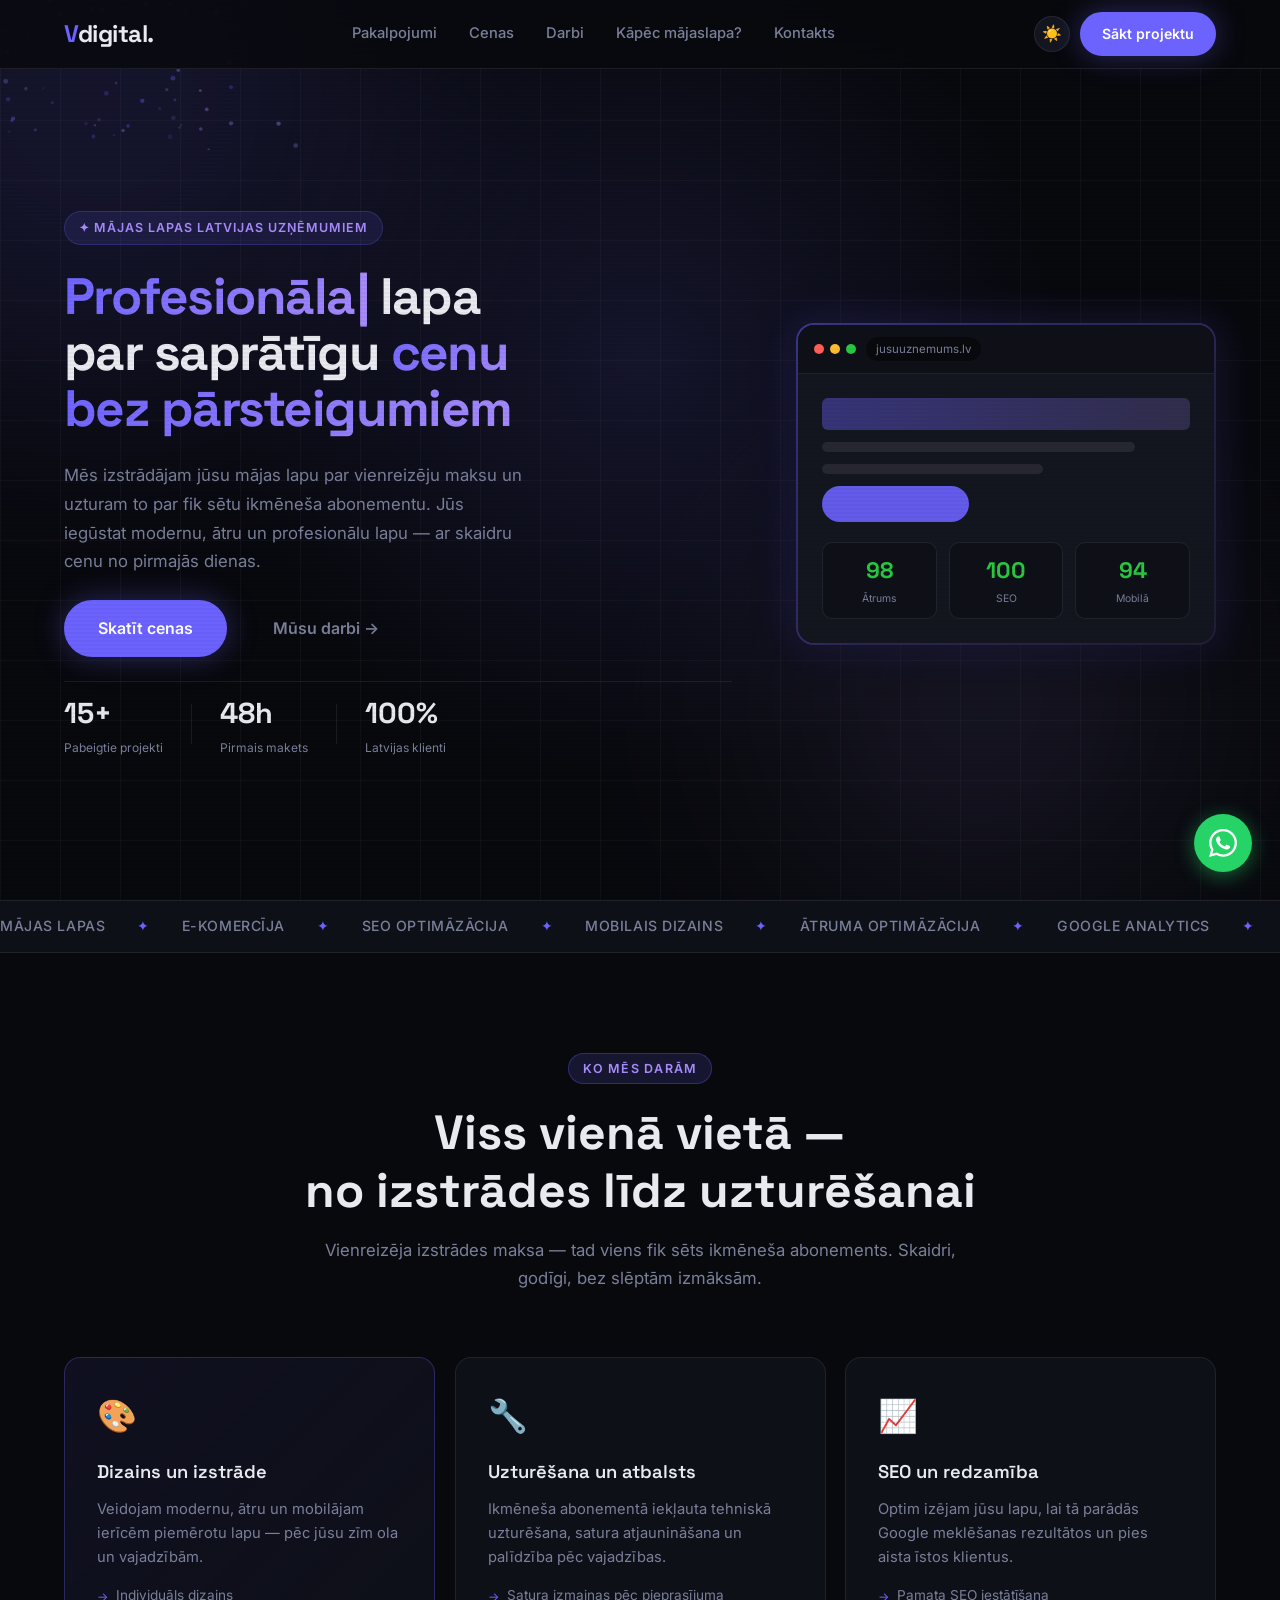
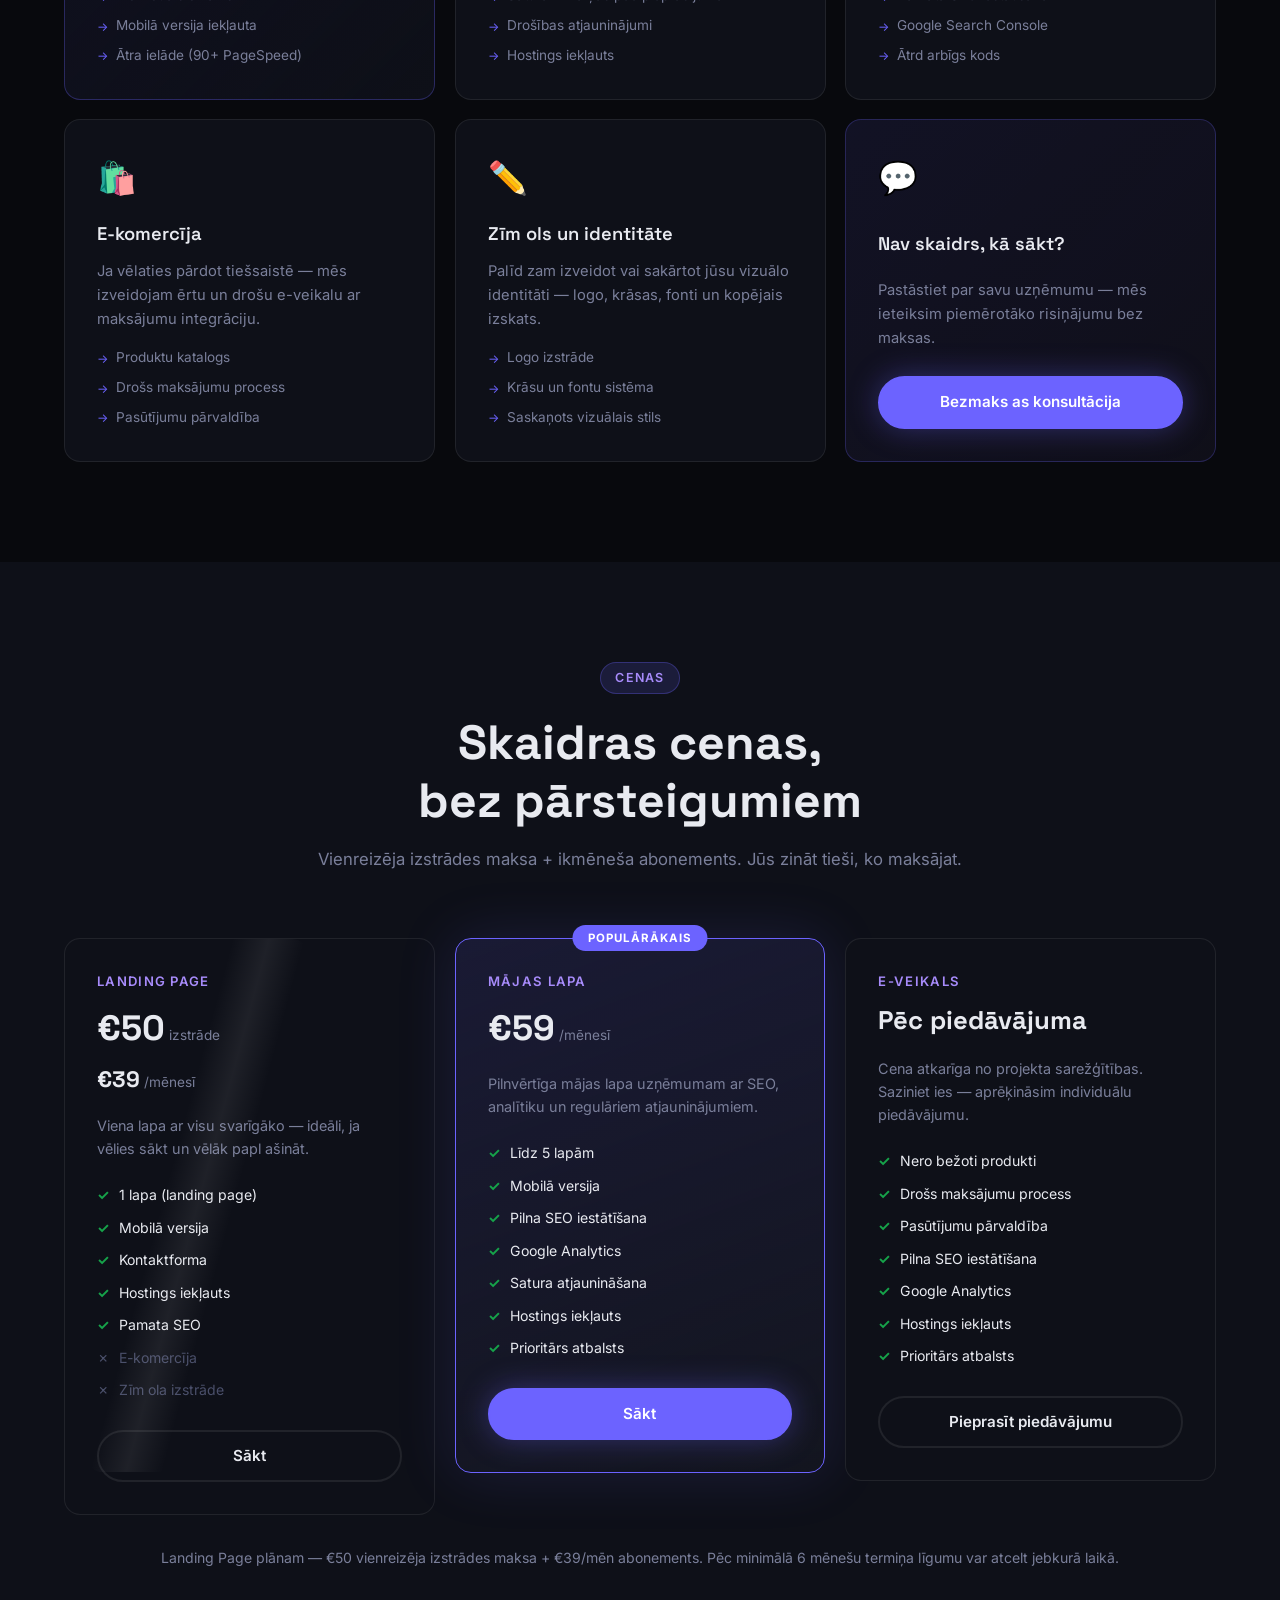
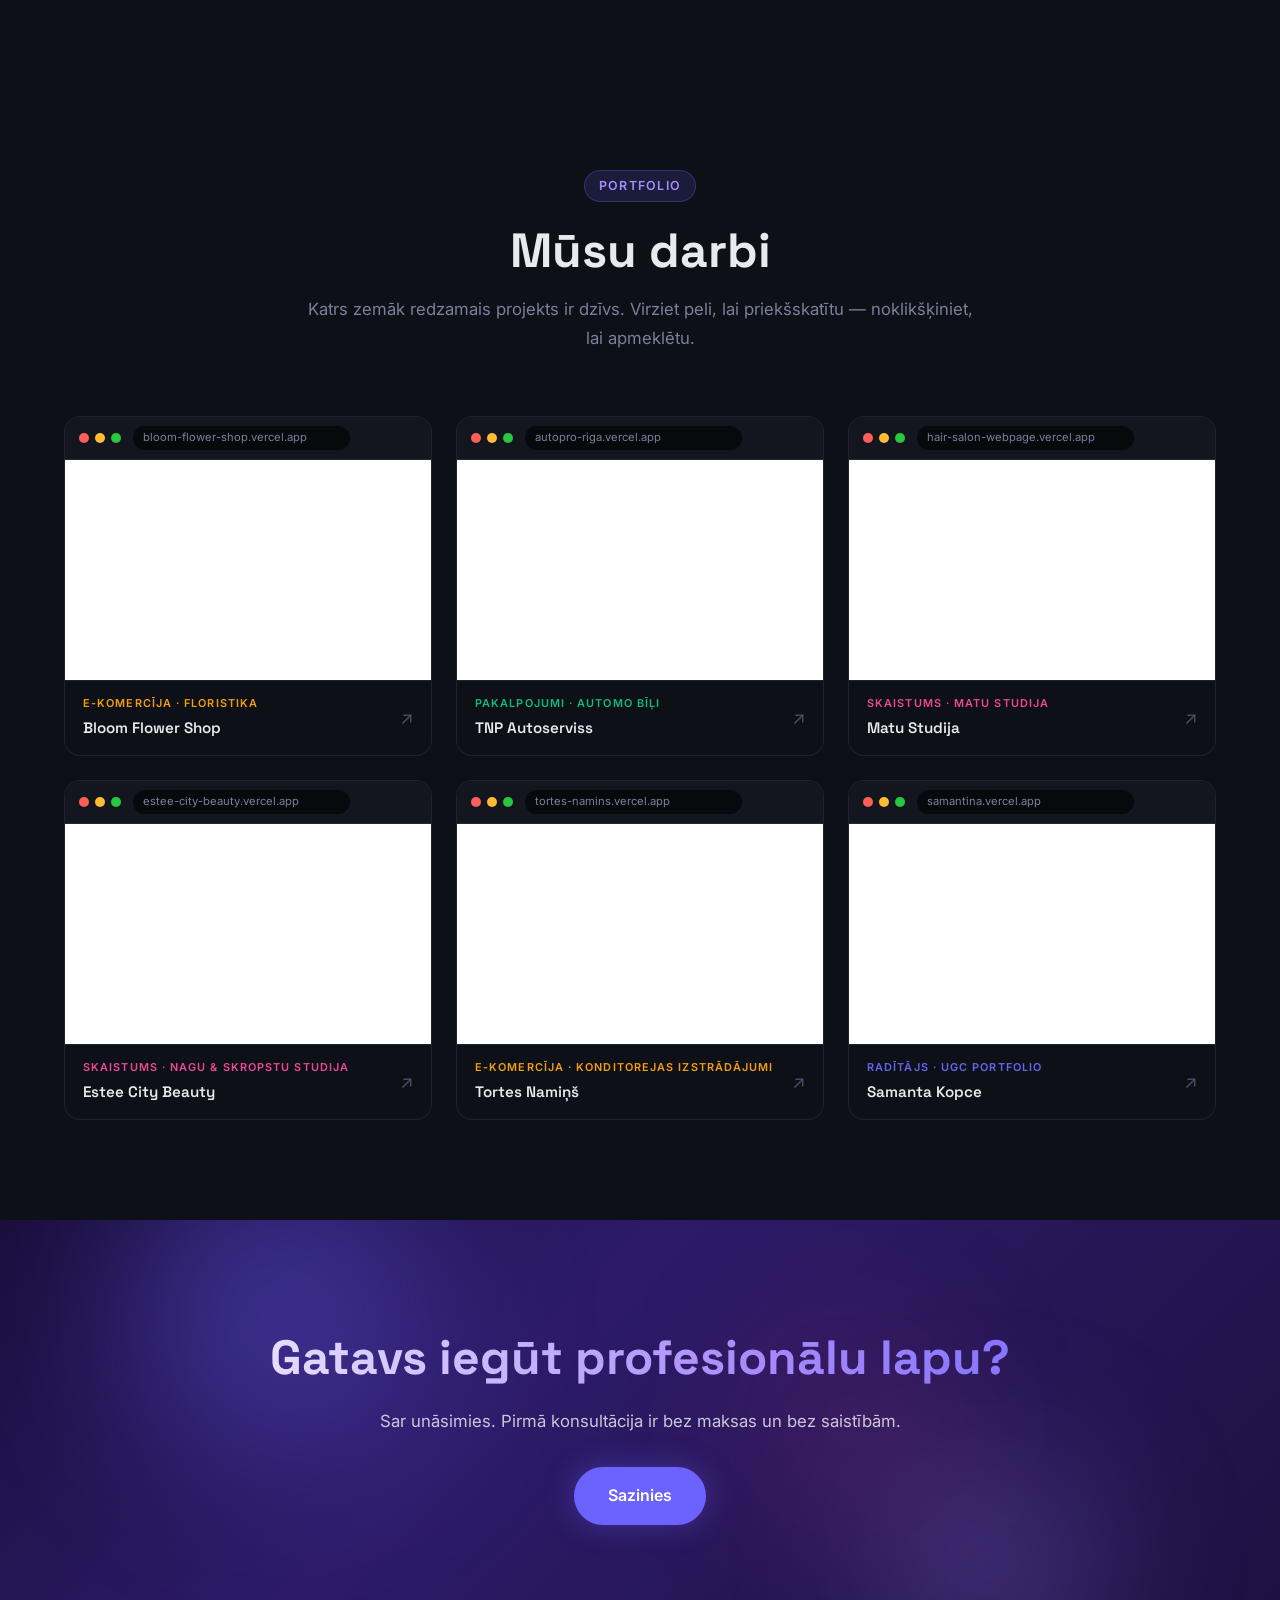
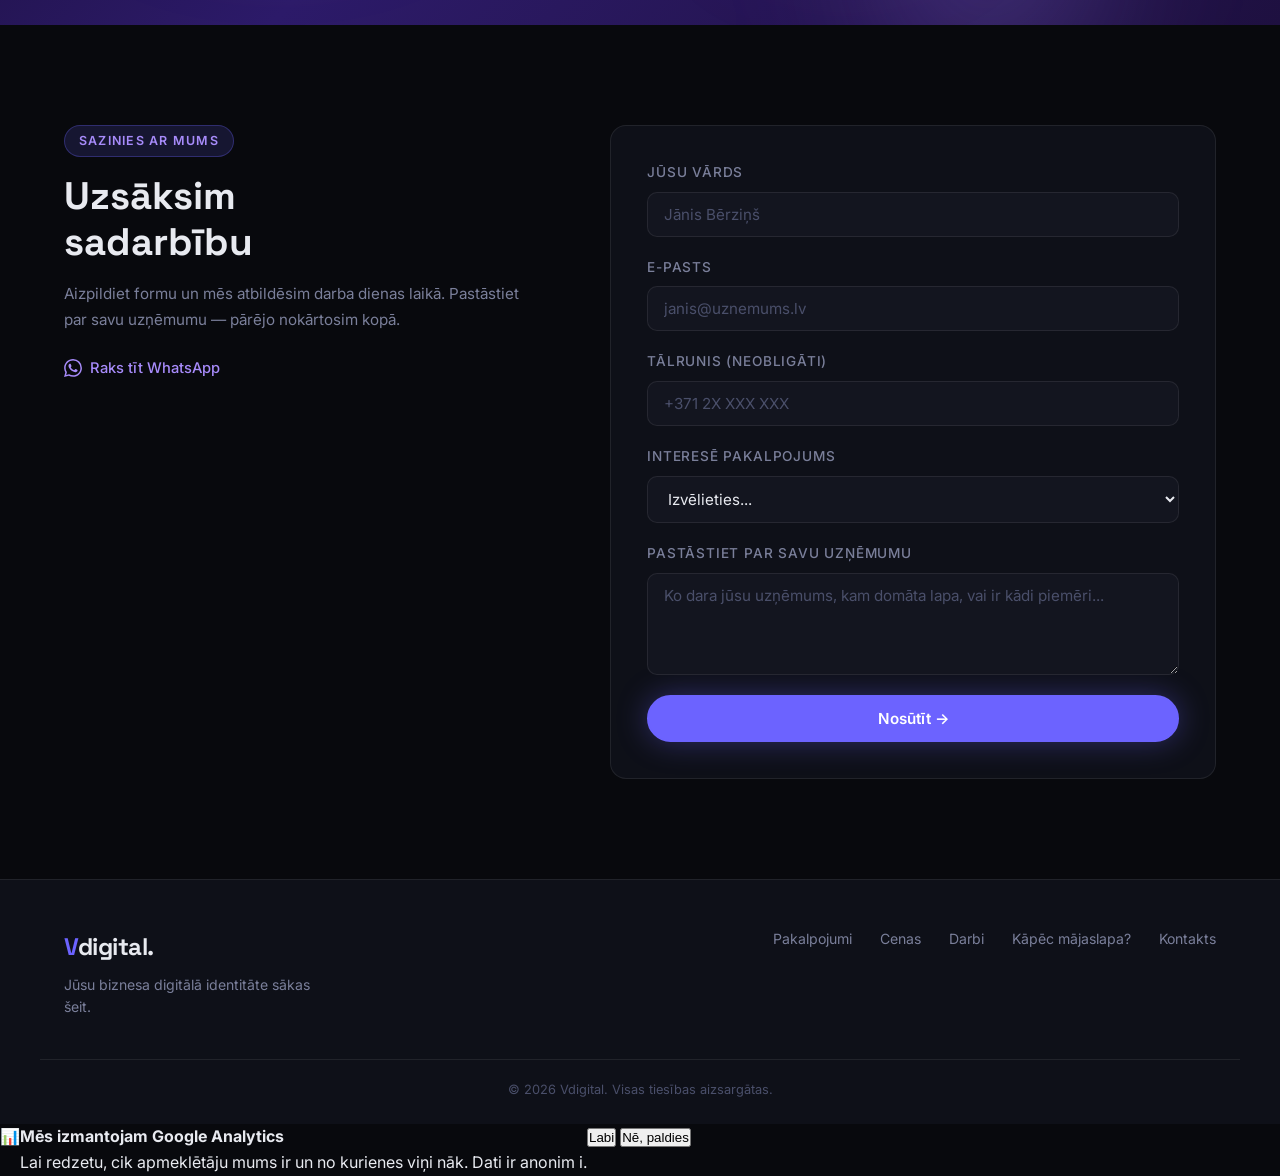
<file: index.html>
<!DOCTYPE html>
<html lang="lv">
<head>
  <meta charset="UTF-8" />
  <meta name="viewport" content="width=device-width, initial-scale=1.0" />

  <title>Vdigital — Mājas lapas Latvijas uzņēmumiem</title>
  <meta name="description" content="Vdigital izstrādā profesionālas mājas lapas Latvijas uzņēmumiem. Izstrāde no €50, uzturēšana no €39/mēn. Mobilais dizains, SEO optimāzācija un hostings iekļauts." />
  <meta name="keywords" content="mājas lapas izstrāde, web dizains Latvija, mājas lapa uzņēmumam, SEO Latvija, web aģentūra Rīga, interneta vietnes izstrāde, e-komercīja Latvija" />
  <meta name="author" content="Vdigital" />
  <meta name="robots" content="index, follow" />
  <link rel="canonical" href="https://vdigital.lv/" />

  <meta name="theme-color" content="#08090d" media="(prefers-color-scheme: dark)" />
  <meta name="theme-color" content="#f5f6fa" media="(prefers-color-scheme: light)" />

  <meta name="geo.region" content="LV" />
  <meta name="geo.placename" content="Rīga, Latvia" />
  <meta name="geo.position" content="56.9460;24.1059" />
  <meta name="ICBM" content="56.9460, 24.1059" />

  <link rel="icon" href="/favicon.png" type="image/png" />
  <link rel="apple-touch-icon" href="/favicon.png" />

  <meta property="og:type"        content="website" />
  <meta property="og:url"         content="https://vdigital.lv/" />
  <meta property="og:title"       content="Vdigital — Mājas lapas Latvijas uzņēmumiem" />
  <meta property="og:description" content="Vdigital izstrādā profesionālas mājas lapas Latvijas uzņēmumiem. Izstrāde no €50, uzturēšana no €39/mēn. Mobilais dizains, SEO optimāzācija un hostings iekļauts." />
  <meta property="og:image"       content="https://vdigital.lv/logo.png" />
  <meta property="og:image:type"  content="image/png" />
  <meta property="og:image:width"  content="1200" />
  <meta property="og:image:height" content="630" />
  <meta property="og:image:alt"   content="Vdigital — profesionālas mājas lapas Latvijā" />
  <meta property="og:locale"      content="lv_LV" />
  <meta property="og:site_name"   content="Vdigital" />

  <meta name="twitter:card"        content="summary_large_image" />
  <meta name="twitter:title"       content="Vdigital — Mājas lapas Latvijas uzņēmumiem" />
  <meta name="twitter:description" content="Vdigital izstrādā profesionālas mājas lapas Latvijas uzņēmumiem. Izstrāde no €50, uzturēšana no €39/mēn. Mobilais dizains, SEO un hostings iekļauts." />
  <meta name="twitter:image"       content="https://vdigital.lv/logo.png" />

  <script type="application/ld+json">
  {
    "@context": "https://schema.org",
    "@type": ["ProfessionalService", "Organization"],
    "name": "Vdigital",
    "url": "https://vdigital.lv/",
    "logo": {
      "@type": "ImageObject",
      "url": "https://vdigital.lv/logo.png",
      "width": 512,
      "height": 512
    },
    "image": "https://vdigital.lv/logo.png",
    "description": "Mājas lapas Latvijas uzņēmumiem — izstrāde no €50, uzturēšana par fik sētu ikmēneša maksu. Mobilais dizains, SEO optimāzācija, hostings iekļauts.",
    "priceRange": "€€",
    "areaServed": { "@type": "Country", "name": "Latvia" },
    "address": { "@type": "PostalAddress", "addressCountry": "LV", "addressLocality": "Rīga" },
    "contactPoint": {
      "@type": "ContactPoint",
      "telephone": "+37125953807",
      "contactType": "customer service",
      "availableLanguage": ["Latvian", "English"]
    },
    "sameAs": ["https://vdigital.lv"],
    "hasOfferCatalog": {
      "@type": "OfferCatalog",
      "name": "Mājas lapu izstrādes pakalpojumi",
      "itemListElement": [
        { "@type": "Offer", "name": "Landing Page plāns", "price": "50", "priceCurrency": "EUR", "description": "Viena lapa, mobilā versija, kontaktforma, hostings, pamata SEO. Vienreizēja izstrādes maksa €50 + €39/mēn uzturēšana." },
        { "@type": "Offer", "name": "Mājas lapas plāns", "price": "59", "priceCurrency": "EUR", "description": "Līdz 5 lapām, pilna SEO iestātīšana, Google Analytics, satura atjaunināšana." },
        { "@type": "Offer", "name": "E-veikala plāns", "description": "Nero bežoti produkti, drošs maksājumu process, pasūtījumu pārvaldība. Cena pēc projekta sarežģītības." }
      ]
    }
  }
  </script>

  <script>
    window.dataLayer = window.dataLayer || [];
    function gtag(){dataLayer.push(arguments);}
    gtag('consent', 'default', { analytics_storage: 'denied' });
    function loadGA4() {
      var s = document.createElement('script');
      s.async = true;
      s.src = 'https://www.googletagmanager.com/gtag/js?id=G-0PKWM0L1X3';
      document.head.appendChild(s);
      gtag('js', new Date());
      gtag('config', 'G-0PKWM0L1X3');
    }
    function initAnalytics() {
      if (localStorage.getItem('vd-cookie-consent') === 'accepted') {
        gtag('consent', 'update', { analytics_storage: 'granted' });
        loadGA4();
      }
    }
    initAnalytics();
  </script>

  <link rel="preconnect" href="https://fonts.googleapis.com" />
  <link rel="preconnect" href="https://fonts.gstatic.com" crossorigin />
  <link href="https://fonts.googleapis.com/css2?family=Inter:wght@300;400;500;600;700;800;900&family=Space+Grotesk:wght@400;500;600;700&display=swap" rel="stylesheet" />

  <link rel="stylesheet" href="css/base.css" />
  <link rel="stylesheet" href="css/utilities.css" />
  <link rel="stylesheet" href="css/nav.css" />
  <link rel="stylesheet" href="css/hero.css" />
  <link rel="stylesheet" href="css/services.css" />
  <link rel="stylesheet" href="css/packages.css" />
  <link rel="stylesheet" href="css/portfolio.css" />
  <link rel="stylesheet" href="css/cta.css" />
  <link rel="stylesheet" href="css/contact.css" />
  <link rel="stylesheet" href="css/footer.css" />
  <link rel="stylesheet" href="css/responsive.css" />

  <script>document.documentElement.setAttribute('data-theme', localStorage.getItem('vd-theme') || 'dark');</script>
</head>
<body>

  <!-- NAV -->
  <header class="nav" id="nav">
    <div class="container nav__inner">
      <a href="#" class="nav__logo"><span>V</span>digital.</a>
      <nav class="nav__links">
        <a href="#services">Pakalpojumi</a>
        <a href="#packages">Cenas</a>
        <a href="#work">Darbi</a>
        <a href="/kapec">Kāpēc mājaslapa?</a>
        <a href="#contact">Kontakts</a>
      </nav>
      <div class="nav__actions">
        <button class="theme-toggle" id="themeToggle" aria-label="Mainīt tēmu">☀️</button>
        <a href="#contact" class="btn btn--primary nav__cta">Sākt projektu</a>
        <button class="nav__burger" id="burger" aria-label="Atvērt izvēlni" aria-expanded="false">
          <span></span><span></span><span></span>
        </button>
      </div>
    </div>
  </header>

  <div class="mobile-menu" id="mobileMenu">
    <a href="#services" class="mobile-menu__link">Pakalpojumi</a>
    <a href="#packages" class="mobile-menu__link">Cenas</a>
    <a href="#work" class="mobile-menu__link">Darbi</a>
    <a href="/kapec" class="mobile-menu__link">Kāpēc mājaslapa?</a>
    <a href="#contact" class="mobile-menu__link">Kontakts</a>
    <a href="#contact" class="btn btn--primary">Sākt projektu</a>
  </div>

  <!-- HERO -->
  <section class="hero" id="hero">
    <div class="hero__bg-grid"></div>
    <canvas id="hero-particles"></canvas>
    <div class="hero__spotlight"></div>
    <div class="hero__glow hero__glow--1"></div>
    <div class="hero__glow hero__glow--2"></div>
    <div class="container">
      <div class="hero__inner">
        <div class="hero__left">
          <div class="hero__badge">✦ Mājas lapas Latvijas uzņēmumiem</div>
          <h1 class="hero__headline">
            <span class="hero__typewriter">Profesionāla</span> lapa<br/>
            par saprātīgu <span class="hero__highlight">cenu</span><br/>
            <span class="hero__highlight">bez pārsteigumiem</span>
          </h1>
          <p class="hero__sub">
            Mēs izstrādājam jūsu mājas lapu par vienreizēju maksu un uzturam to par fik sētu ikmēneša abonementu.
            Jūs iegūstat modernu, ātru un profesionālu lapu — ar skaidru cenu no pirmajās dienas.
          </p>
          <div class="hero__actions">
            <a href="#packages" class="btn btn--primary btn--lg">Skatīt cenas</a>
            <a href="#work" class="btn btn--ghost btn--lg">Mūsu darbi →</a>
          </div>
          <div class="hero__stats">
            <div class="stat"><span class="stat__num">15+</span><span class="stat__label">Pabeigtie projekti</span></div>
            <div class="stat__divider"></div>
            <div class="stat"><span class="stat__num">48h</span><span class="stat__label">Pirmais makets</span></div>
            <div class="stat__divider"></div>
            <div class="stat"><span class="stat__num">100%</span><span class="stat__label">Latvijas klienti</span></div>
          </div>
        </div>
        <div class="hero__right">
          <div class="preview-card-wrap">
            <div class="preview-card">
              <div class="preview-card__bar">
                <span class="dot dot--red"></span><span class="dot dot--yellow"></span><span class="dot dot--green"></span>
                <span class="preview-card__url">jusuuznemums.lv</span>
              </div>
              <div class="preview-card__body">
                <div class="preview-line preview-line--hero"></div>
                <div class="preview-line preview-line--sub"></div>
                <div class="preview-line preview-line--sub preview-line--short"></div>
                <div class="preview-line preview-line--btn"></div>
                <div class="preview-metrics">
                  <div class="preview-metric"><div class="preview-metric__val">98</div><div class="preview-metric__label">Ātrums</div></div>
                  <div class="preview-metric"><div class="preview-metric__val">100</div><div class="preview-metric__label">SEO</div></div>
                  <div class="preview-metric"><div class="preview-metric__val">94</div><div class="preview-metric__label">Mobilā</div></div>
                </div>
              </div>
            </div>
          </div>
        </div>
      </div>
    </div>
  </section>

  <!-- MARQUEE -->
  <div class="marquee-wrap">
    <div class="marquee">
      <span>Mājas lapas</span><span class="sep">✦</span>
      <span>E-komercīja</span><span class="sep">✦</span>
      <span>SEO optimāzācija</span><span class="sep">✦</span>
      <span>Mobilais dizains</span><span class="sep">✦</span>
      <span>Ātruma optimāzācija</span><span class="sep">✦</span>
      <span>Google Analytics</span><span class="sep">✦</span>
      <span>Satura atjaunināšana</span><span class="sep">✦</span>
      <span>Tehniskais atbalsts</span><span class="sep">✦</span>
      <span>Mājas lapas</span><span class="sep">✦</span>
      <span>E-komercīja</span><span class="sep">✦</span>
      <span>SEO optimāzācija</span><span class="sep">✦</span>
      <span>Mobilais dizains</span><span class="sep">✦</span>
      <span>Ātruma optimāzācija</span><span class="sep">✦</span>
      <span>Google Analytics</span><span class="sep">✦</span>
      <span>Satura atjaunināšana</span><span class="sep">✦</span>
      <span>Tehniskais atbalsts</span><span class="sep">✦</span>
    </div>
  </div>

  <!-- SERVICES -->
  <section class="section services" id="services">
    <div class="container">
      <div class="section-header">
        <div class="section-badge">Ko mēs darām</div>
        <h2 class="section-title">Viss vienā vietā —<br/>no izstrādes līdz uzturēšanai</h2>
        <p class="section-sub">Vienreizēja izstrādes maksa — tad viens fik sēts ikmēneša abonements. Skaidri, godīgi, bez slēptām izmāksām.</p>
      </div>
      <div class="services__grid">
        <div class="service-card service-card--featured">
          <div class="service-card__icon">🎨</div>
          <h3>Dizains un izstrāde</h3>
          <p>Veidojam modernu, ātru un mobilājam ierīcēm piemērotu lapu — pēc jūsu zīm ola un vajadzībām.</p>
          <ul class="service-card__list">
            <li>Individuāls dizains</li>
            <li>Mobilā versija iekļauta</li>
            <li>Ātra ielāde (90+ PageSpeed)</li>
          </ul>
        </div>
        <div class="service-card">
          <div class="service-card__icon">🔧</div>
          <h3>Uzturēšana un atbalsts</h3>
          <p>Ikmēneša abonementā iekļauta tehniskā uzturēšana, satura atjaunināšana un palīdzība pēc vajadzības.</p>
          <ul class="service-card__list">
            <li>Satura izmaiņas pēc pieprasījuma</li>
            <li>Drošības atjauninājumi</li>
            <li>Hostings iekļauts</li>
          </ul>
        </div>
        <div class="service-card">
          <div class="service-card__icon">📈</div>
          <h3>SEO un redzamība</h3>
          <p>Optim izējam jūsu lapu, lai tā parādās Google meklēšanas rezultātos un pies aista īstos klientus.</p>
          <ul class="service-card__list">
            <li>Pamata SEO iestātīšana</li>
            <li>Google Search Console</li>
            <li>Ātrd arbīgs kods</li>
          </ul>
        </div>
        <div class="service-card">
          <div class="service-card__icon">🛍️</div>
          <h3>E-komercīja</h3>
          <p>Ja vēlaties pārdot tiešsaistē — mēs izveidojam ērtu un drošu e-veikalu ar maksājumu integrāciju.</p>
          <ul class="service-card__list">
            <li>Produktu katalogs</li>
            <li>Drošs maksājumu process</li>
            <li>Pasūtījumu pārvaldība</li>
          </ul>
        </div>
        <div class="service-card">
          <div class="service-card__icon">✏️</div>
          <h3>Zīm ols un identitāte</h3>
          <p>Palīd zam izveidot vai sakārtot jūsu vizuālo identitāti — logo, krāsas, fonti un kopējais izskats.</p>
          <ul class="service-card__list">
            <li>Logo izstrāde</li>
            <li>Krāsu un fontu sistēma</li>
            <li>Saskaņots vizuālais stils</li>
          </ul>
        </div>
        <div class="service-card service-card--cta">
          <div class="service-card__icon">💬</div>
          <h3>Nav skaidrs, kā sākt?</h3>
          <p>Pastāstiet par savu uzņēmumu — mēs ieteiksim piemērotāko risiņājumu bez maksas.</p>
          <a href="#contact" class="btn btn--primary">Bezmaks as konsultācija</a>
        </div>
      </div>
    </div>
  </section>

  <!-- PACKAGES -->
  <section class="section packages" id="packages">
    <div class="container">
      <div class="section-header">
        <div class="section-badge">Cenas</div>
        <h2 class="section-title">Skaidras cenas,<br/>bez pārsteigumiem</h2>
        <p class="section-sub">Vienreizēja izstrādes maksa + ikmēneša abonements. Jūs zināt tieši, ko maksājat.</p>
      </div>
      <div class="packages__grid">
        <div class="package-card">
          <div class="package-card__header">
            <span class="package-card__tier">Landing Page</span>
            <div class="package-card__price"><span class="price-num">€50</span><span class="price-period"> izstrāde</span></div>
            <div class="package-card__price" style="margin-top:6px;"><span class="price-num" style="font-size:1.4rem;">€39</span><span class="price-period">/mēnesī</span></div>
          </div>
          <p class="package-card__desc">Viena lapa ar visu svarīgāko — ideāli, ja vēlies sākt un vēlāk papl ašināt.</p>
          <ul class="package-card__features">
            <li><span class="check">✓</span> 1 lapa (landing page)</li>
            <li><span class="check">✓</span> Mobilā versija</li>
            <li><span class="check">✓</span> Kontaktforma</li>
            <li><span class="check">✓</span> Hostings iekļauts</li>
            <li><span class="check">✓</span> Pamata SEO</li>
            <li class="faded"><span>✗</span> E-komercīja</li>
            <li class="faded"><span>✗</span> Zīm ola izstrāde</li>
          </ul>
          <a href="#contact" class="btn btn--outline btn--full">Sākt</a>
        </div>
        <div class="package-card package-card--featured">
          <div class="package-card__badge">Populārākais</div>
          <div class="package-card__header">
            <span class="package-card__tier">Mājas lapa</span>
            <div class="package-card__price"><span class="price-num">€59</span><span class="price-period">/mēnesī</span></div>
          </div>
          <p class="package-card__desc">Pilnvērtīga mājas lapa uzņēmumam ar SEO, analītiku un regulāriem atjauninājumiem.</p>
          <ul class="package-card__features">
            <li><span class="check">✓</span> Līdz 5 lapām</li>
            <li><span class="check">✓</span> Mobilā versija</li>
            <li><span class="check">✓</span> Pilna SEO iestātīšana</li>
            <li><span class="check">✓</span> Google Analytics</li>
            <li><span class="check">✓</span> Satura atjaunināšana</li>
            <li><span class="check">✓</span> Hostings iekļauts</li>
            <li><span class="check">✓</span> Prioritārs atbalsts</li>
          </ul>
          <a href="#contact" class="btn btn--primary btn--full">Sākt</a>
        </div>
        <div class="package-card">
          <div class="package-card__header">
            <span class="package-card__tier">E-veikals</span>
            <div class="package-card__price"><span class="price-num" style="font-size:1.6rem;">Pēc piedāvājuma</span></div>
          </div>
          <p class="package-card__desc">Cena atkarīga no projekta sarežģītības. Saziniet ies — aprēķināsim individuālu piedāvājumu.</p>
          <ul class="package-card__features">
            <li><span class="check">✓</span> Nero bežoti produkti</li>
            <li><span class="check">✓</span> Drošs maksājumu process</li>
            <li><span class="check">✓</span> Pasūtījumu pārvaldība</li>
            <li><span class="check">✓</span> Pilna SEO iestātīšana</li>
            <li><span class="check">✓</span> Google Analytics</li>
            <li><span class="check">✓</span> Hostings iekļauts</li>
            <li><span class="check">✓</span> Prioritārs atbalsts</li>
          </ul>
          <a href="#contact" class="btn btn--outline btn--full">Pieprasīt piedāvājumu</a>
        </div>
      </div>
      <p style="text-align:center; color: var(--text-muted); font-size: 0.88rem; margin-top: 32px;">Landing Page plānam — €50 vienreizēja izstrādes maksa + €39/mēn abonements. Pēc minimālā 6 mēnešu termiņa līgumu var atcelt jebkurā laikā.</p>
    </div>
  </section>

  <!-- PORTFOLIO -->
  <section class="section work" id="work">
    <div class="container">
      <div class="section-header">
        <div class="section-badge">Portfolio</div>
        <h2 class="section-title">Mūsu darbi</h2>
        <p class="section-sub">Katrs zemāk redzamais projekts ir dzīvs. Virziet peli, lai priekšskatītu — noklikšķiniet, lai apmeklētu.</p>
      </div>
      <div class="work__grid" id="workGrid">
        <a href="https://bloom-flower-shop.vercel.app/" target="_blank" rel="noopener" class="work-card" data-category="ecommerce">
          <div class="browser-frame">
            <div class="browser-bar"><span class="dot dot--red"></span><span class="dot dot--yellow"></span><span class="dot dot--green"></span><span class="browser-url">bloom-flower-shop.vercel.app</span><span class="browser-visit">↗ Apmeklēt</span></div>
            <div class="browser-viewport"><iframe src="https://bloom-flower-shop.vercel.app/" loading="lazy" scrolling="no" tabindex="-1"></iframe></div>
          </div>
          <div class="work-card__meta"><div><span class="work-card__tag">E-komercīja · Floristika</span><h4>Bloom Flower Shop</h4></div><span class="work-card__arrow">↗</span></div>
        </a>
        <a href="https://autopro-riga.vercel.app/" target="_blank" rel="noopener" class="work-card" data-category="services">
          <div class="browser-frame">
            <div class="browser-bar"><span class="dot dot--red"></span><span class="dot dot--yellow"></span><span class="dot dot--green"></span><span class="browser-url">autopro-riga.vercel.app</span><span class="browser-visit">↗ Apmeklēt</span></div>
            <div class="browser-viewport"><iframe src="https://autopro-riga.vercel.app/" loading="lazy" scrolling="no" tabindex="-1"></iframe></div>
          </div>
          <div class="work-card__meta"><div><span class="work-card__tag">Pakalpojumi · Automo bīļi</span><h4>TNP Autoserviss</h4></div><span class="work-card__arrow">↗</span></div>
        </a>
        <a href="https://hair-salon-webpage.vercel.app/" target="_blank" rel="noopener" class="work-card" data-category="beauty">
          <div class="browser-frame">
            <div class="browser-bar"><span class="dot dot--red"></span><span class="dot dot--yellow"></span><span class="dot dot--green"></span><span class="browser-url">hair-salon-webpage.vercel.app</span><span class="browser-visit">↗ Apmeklēt</span></div>
            <div class="browser-viewport"><iframe src="https://hair-salon-webpage.vercel.app/" loading="lazy" scrolling="no" tabindex="-1"></iframe></div>
          </div>
          <div class="work-card__meta"><div><span class="work-card__tag">Skaistums · Matu studija</span><h4>Matu Studija</h4></div><span class="work-card__arrow">↗</span></div>
        </a>
        <a href="https://estee-city-beauty.vercel.app/" target="_blank" rel="noopener" class="work-card" data-category="beauty">
          <div class="browser-frame">
            <div class="browser-bar"><span class="dot dot--red"></span><span class="dot dot--yellow"></span><span class="dot dot--green"></span><span class="browser-url">estee-city-beauty.vercel.app</span><span class="browser-visit">↗ Apmeklēt</span></div>
            <div class="browser-viewport"><iframe src="https://estee-city-beauty.vercel.app/" loading="lazy" scrolling="no" tabindex="-1"></iframe></div>
          </div>
          <div class="work-card__meta"><div><span class="work-card__tag">Skaistums · Nagu &amp; Skropstu studija</span><h4>Estee City Beauty</h4></div><span class="work-card__arrow">↗</span></div>
        </a>
        <a href="https://tortes-namins.vercel.app/" target="_blank" rel="noopener" class="work-card" data-category="ecommerce">
          <div class="browser-frame">
            <div class="browser-bar"><span class="dot dot--red"></span><span class="dot dot--yellow"></span><span class="dot dot--green"></span><span class="browser-url">tortes-namins.vercel.app</span><span class="browser-visit">↗ Apmeklēt</span></div>
            <div class="browser-viewport"><iframe src="https://tortes-namins.vercel.app/" loading="lazy" scrolling="no" tabindex="-1"></iframe></div>
          </div>
          <div class="work-card__meta"><div><span class="work-card__tag">E-komercīja · Konditorejas izstrādājumi</span><h4>Tortes Namiņš</h4></div><span class="work-card__arrow">↗</span></div>
        </a>
        <a href="https://samantina.vercel.app/" target="_blank" rel="noopener" class="work-card" data-category="creator">
          <div class="browser-frame">
            <div class="browser-bar"><span class="dot dot--red"></span><span class="dot dot--yellow"></span><span class="dot dot--green"></span><span class="browser-url">samantina.vercel.app</span><span class="browser-visit">↗ Apmeklēt</span></div>
            <div class="browser-viewport"><iframe src="https://samantina.vercel.app/" loading="lazy" scrolling="no" tabindex="-1"></iframe></div>
          </div>
          <div class="work-card__meta"><div><span class="work-card__tag">Radītājs · UGC Portfolio</span><h4>Samanta Kopce</h4></div><span class="work-card__arrow">↗</span></div>
        </a>
      </div>
    </div>
  </section>

  <!-- CTA BANNER -->
  <section class="cta-banner">
    <div class="cta-banner__orb cta-banner__orb--1"></div>
    <div class="cta-banner__orb cta-banner__orb--2"></div>
    <div class="cta-banner__orb cta-banner__orb--3"></div>
    <div class="container cta-banner__inner">
      <h2>Gatavs iegūt profesionālu lapu?</h2>
      <p>Sar unāsimies. Pirmā konsultācija ir bez maksas un bez saistībām.</p>
      <a href="#contact" class="btn btn--primary btn--lg">Sazinies</a>
    </div>
  </section>

  <!-- CONTACT -->
  <section class="section contact" id="contact">
    <div class="container contact__inner">
      <div class="contact__left">
        <div class="section-badge">Sazinies ar mums</div>
        <h2 class="section-title">Uzsāksim<br/>sadarbību</h2>
        <p>Aizpildiet formu un mēs atbildēsim darba dienas laikā. Pastāstiet par savu uzņēmumu — pārējo nokārtosim kopā.</p>
        <div class="contact__info">
          <a href="https://wa.me/37125953807" target="_blank" rel="noopener" class="contact__whatsapp">
            <svg xmlns="http://www.w3.org/2000/svg" viewBox="0 0 24 24" fill="currentColor" width="18" height="18"><path d="M17.472 14.382c-.297-.149-1.758-.867-2.03-.967-.273-.099-.471-.148-.67.15-.197.297-.767.966-.94 1.164-.173.199-.347.223-.644.075-.297-.15-1.255-.463-2.39-1.475-.883-.788-1.48-1.761-1.653-2.059-.173-.297-.018-.458.13-.606.134-.133.298-.347.446-.52.149-.174.198-.298.298-.497.099-.198.05-.371-.025-.52-.075-.149-.669-1.612-.916-2.207-.242-.579-.487-.5-.669-.51-.173-.008-.371-.01-.57-.01-.198 0-.52.074-.792.372-.272.297-1.04 1.016-1.04 2.479 0 1.462 1.065 2.875 1.213 3.074.149.198 2.096 3.2 5.077 4.487.709.306 1.262.489 1.694.625.712.227 1.36.195 1.871.118.571-.085 1.758-.719 2.006-1.413.248-.694.248-1.289.173-1.413-.074-.124-.272-.198-.57-.347m-5.421 7.403h-.004a9.87 9.87 0 01-5.031-1.378l-.361-.214-3.741.982.998-3.648-.235-.374a9.86 9.86 0 01-1.51-5.26c.001-5.45 4.436-9.884 9.888-9.884 2.64 0 5.122 1.03 6.988 2.898a9.825 9.825 0 012.893 6.994c-.003 5.45-4.437 9.884-9.885 9.884m8.413-18.297A11.815 11.815 0 0012.05 0C5.495 0 .16 5.335.157 11.892c0 2.096.547 4.142 1.588 5.945L.057 24l6.305-1.654a11.882 11.882 0 005.683 1.448h.005c6.554 0 11.89-5.335 11.893-11.893a11.821 11.821 0 00-3.48-8.413z"/></svg>
            Raks tīt WhatsApp
          </a>
        </div>
      </div>
      <form class="contact__form" id="contactForm" action="https://formspree.io/f/maqpoqdk" method="POST">
        <div class="form-group"><label for="name">Jūsu vārds</label><input type="text" id="name" name="name" placeholder="Jānis Bērziņš" required /></div>
        <div class="form-group"><label for="email">E-pasts</label><input type="email" id="email" name="email" placeholder="janis@uznemums.lv" required /></div>
        <div class="form-group"><label for="phone">Tālrunis (neobligāti)</label><input type="tel" id="phone" name="phone" placeholder="+371 2X XXX XXX" /></div>
        <div class="form-group">
          <label for="service">Interesē pakalpojums</label>
          <select id="service" name="service">
            <option value="">Izvēlieties...</option>
            <option>Landing Page (€50 izstrāde + €39/mēn)</option>
            <option>Mājas lapa (€59/mēn)</option>
            <option>E-veikals (pēc piedāvājuma)</option>
            <option>Vēl neesmu izlēmis</option>
          </select>
        </div>
        <div class="form-group"><label for="message">Pastāstiet par savu uzņēmumu</label><textarea id="message" name="message" rows="4" placeholder="Ko dara jūsu uzņēmums, kam domāta lapa, vai ir kādi piemēri..."></textarea></div>
        <input type="hidden" name="_replyto" value="vitolsoskars@gmail.com" />
        <button type="submit" class="btn btn--primary btn--full">Nosūtīt →</button>
      </form>
    </div>
  </section>

  <!-- FOOTER -->
  <footer class="footer">
    <div class="container footer__inner">
      <div class="footer__left">
        <a href="#" class="nav__logo"><span>V</span>digital.</a>
        <p>Jūsu biznesa digitālā identitāte sākas šeit.</p>
      </div>
      <div class="footer__links">
        <a href="#services">Pakalpojumi</a>
        <a href="#packages">Cenas</a>
        <a href="#work">Darbi</a>
        <a href="/kapec">Kāpēc mājaslapa?</a>
        <a href="#contact">Kontakts</a>
      </div>
    </div>
    <div class="container footer__bottom">
      <span>© 2026 Vdigital. Visas tiesības aizsargātas.</span>
    </div>
  </footer>

  <!-- FLOATING WHATSAPP BUTTON -->
  <a href="https://wa.me/37125953807" class="whatsapp-float" target="_blank" rel="noopener" aria-label="Sazināties WhatsApp">
    <svg xmlns="http://www.w3.org/2000/svg" viewBox="0 0 24 24" fill="currentColor" width="28" height="28">
      <path d="M17.472 14.382c-.297-.149-1.758-.867-2.03-.967-.273-.099-.471-.148-.67.15-.197.297-.767.966-.94 1.164-.173.199-.347.223-.644.075-.297-.15-1.255-.463-2.39-1.475-.883-.788-1.48-1.761-1.653-2.059-.173-.297-.018-.458.13-.606.134-.133.298-.347.446-.52.149-.174.198-.298.298-.497.099-.198.05-.371-.025-.52-.075-.149-.669-1.612-.916-2.207-.242-.579-.487-.5-.669-.51-.173-.008-.371-.01-.57-.01-.198 0-.52.074-.792.372-.272.297-1.04 1.016-1.04 2.479 0 1.462 1.065 2.875 1.213 3.074.149.198 2.096 3.2 5.077 4.487.709.306 1.262.489 1.694.625.712.227 1.36.195 1.871.118.571-.085 1.758-.719 2.006-1.413.248-.694.248-1.289.173-1.413-.074-.124-.272-.198-.57-.347m-5.421 7.403h-.004a9.87 9.87 0 01-5.031-1.378l-.361-.214-3.741.982.998-3.648-.235-.374a9.86 9.86 0 01-1.51-5.26c.001-5.45 4.436-9.884 9.888-9.884 2.64 0 5.122 1.03 6.988 2.898a9.825 9.825 0 012.893 6.994c-.003 5.45-4.437 9.884-9.885 9.884m8.413-18.297A11.815 11.815 0 0012.05 0C5.495 0 .16 5.335.157 11.892c0 2.096.547 4.142 1.588 5.945L.057 24l6.305-1.654a11.882 11.882 0 005.683 1.448h.005c6.554 0 11.89-5.335 11.893-11.893a11.821 11.821 0 00-3.48-8.413z"/>
    </svg>
    <span class="whatsapp-float__tooltip">Raks tīt WhatsApp</span>
  </a>

  <!-- COOKIE CONSENT BANNER -->
  <div id="cookie-banner" role="dialog" aria-label="Sīkdatņu piekrišana" style="display:none;">
    <div class="cookie-banner__icon">📊</div>
    <div class="cookie-banner__text">
      <strong>Mēs izmantojam Google Analytics</strong>
      <p>Lai redzetu, cik apmeklētāju mums ir un no kurienes viņi nāk. Dati ir anonim i.</p>
    </div>
    <div class="cookie-banner__actions">
      <button id="cookie-accept">Labi</button>
      <button id="cookie-decline">Nē, paldies</button>
    </div>
  </div>

  <script src="js/theme.js"></script>
  <script src="js/nav.js"></script>
  <script src="js/particles.js"></script>
  <script src="js/hero.js"></script>
  <script src="js/animations.js"></script>
  <script src="js/portfolio.js"></script>
  <script src="js/contact.js"></script>

  <script>
    (function() {
      var banner = document.getElementById('cookie-banner');
      var consent = localStorage.getItem('vd-cookie-consent');
      if (!consent) { banner.style.display = 'flex'; }
      document.getElementById('cookie-accept').addEventListener('click', function() {
        localStorage.setItem('vd-cookie-consent', 'accepted');
        banner.style.display = 'none';
        gtag('consent', 'update', { analytics_storage: 'granted' });
        loadGA4();
      });
      document.getElementById('cookie-decline').addEventListener('click', function() {
        localStorage.setItem('vd-cookie-consent', 'declined');
        banner.style.display = 'none';
      });
    })();
  </script>

</body>
</html>
</file>
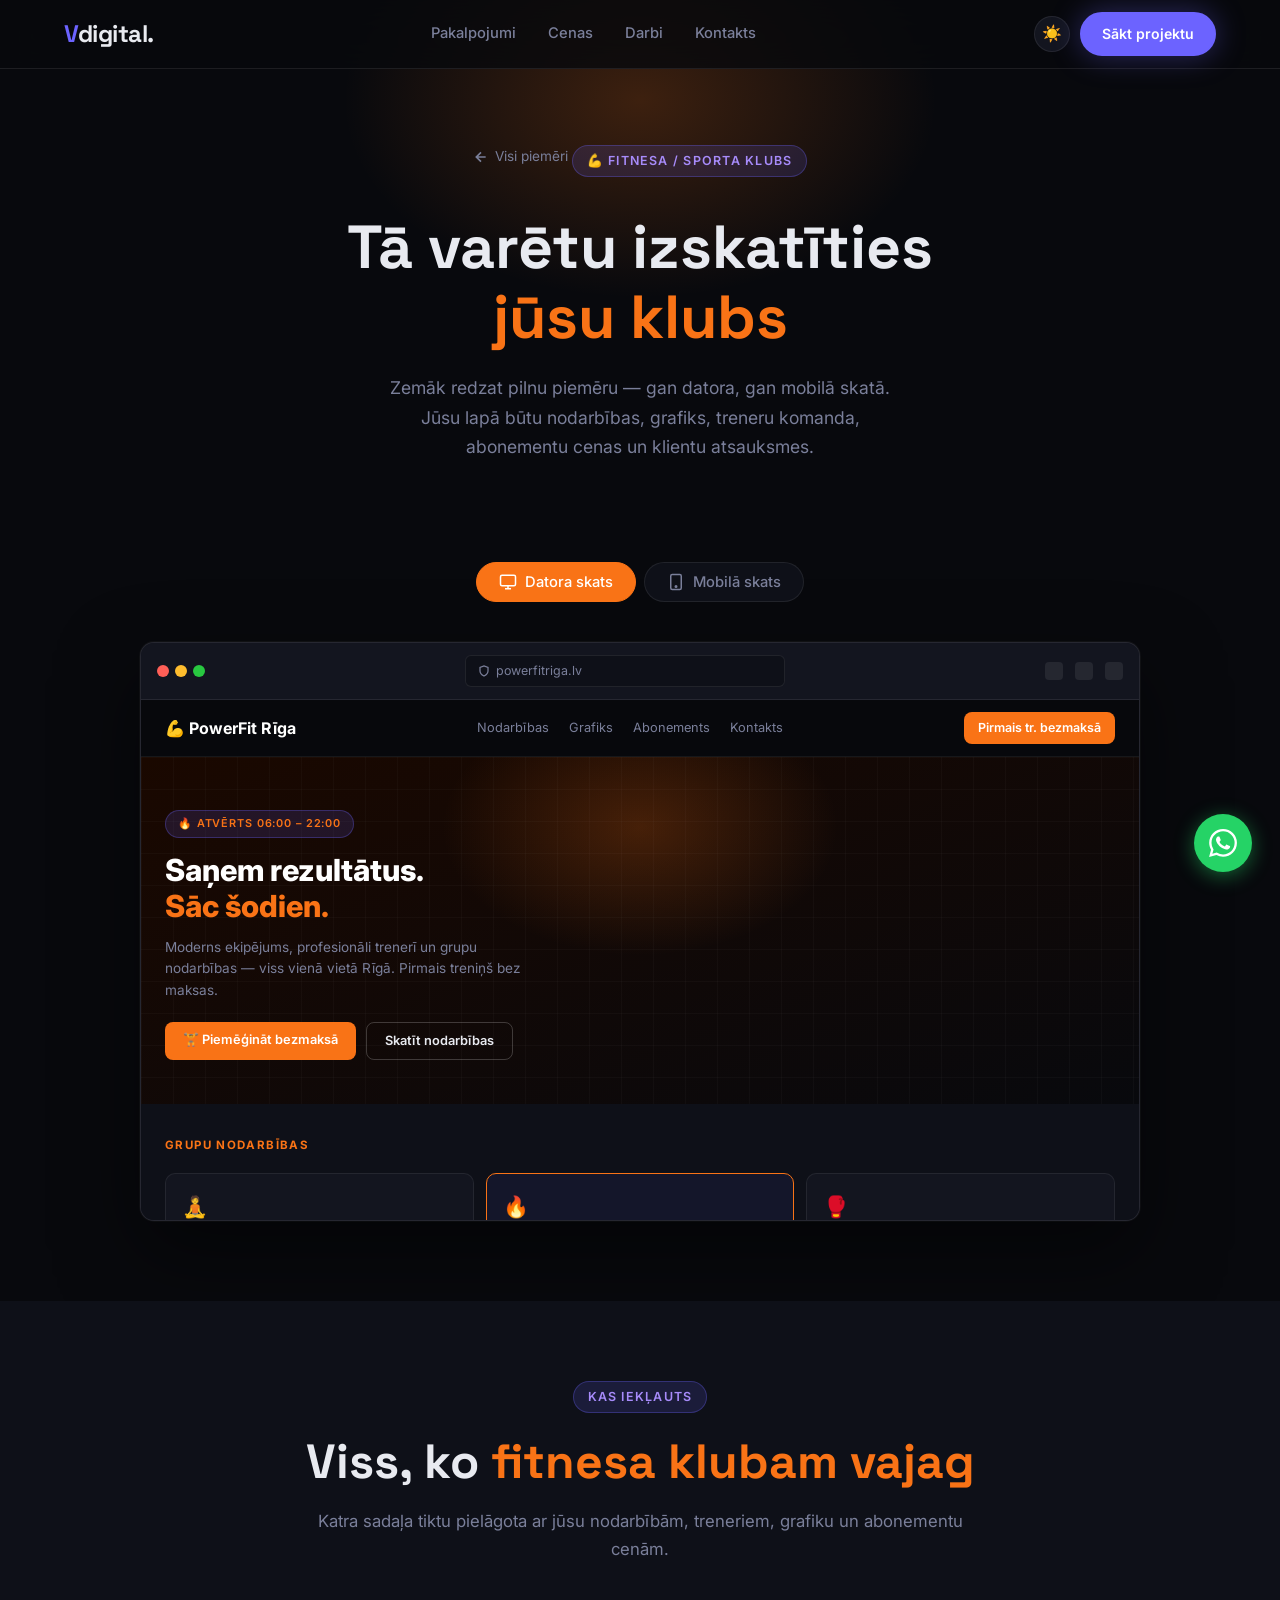
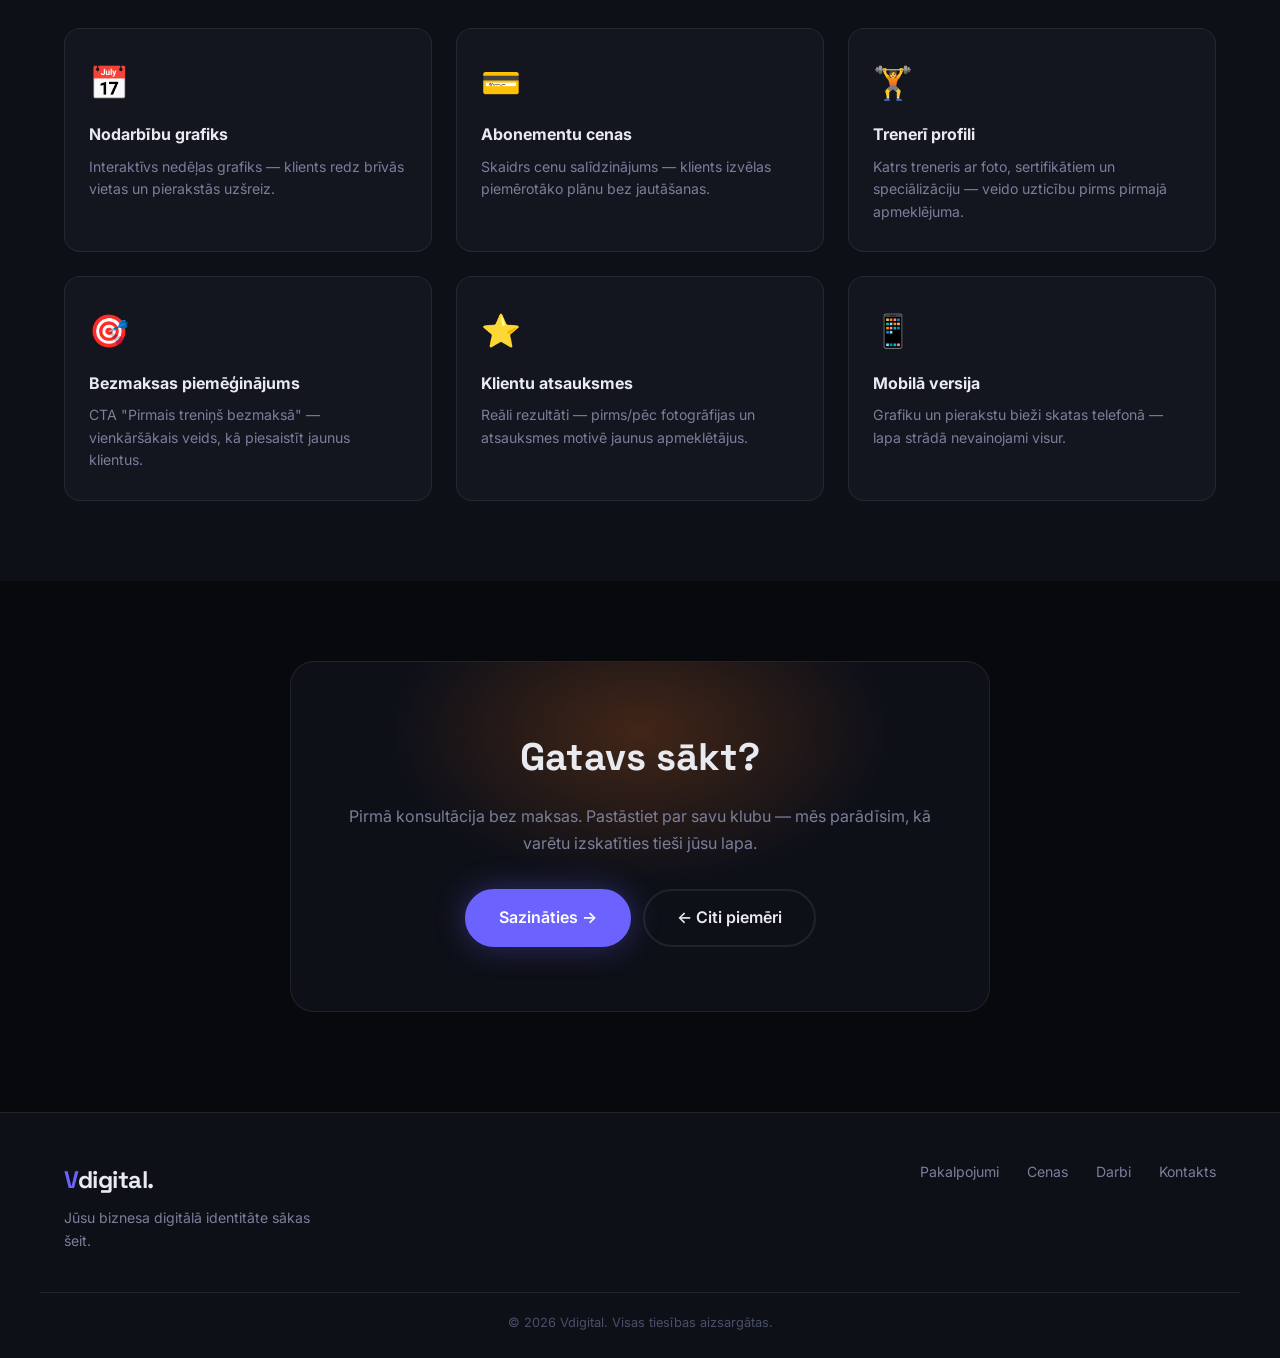
<file: preview-fitness.html>
<!DOCTYPE html>
<html lang="lv">
<head>
  <meta charset="UTF-8" />
  <meta name="viewport" content="width=device-width, initial-scale=1.0" />
  <title>Fitnesa kluba mājas lapas piemērs | Vdigital</title>
  <meta name="description" content="Apskatiet, kā varētu izskatīties fitnesa kluba vai sporta studijas mājas lapa — ar nodarbībām, grafiku, abonementu cenām un atsauksmēm." />
  <meta name="robots" content="index, follow" />
  <link rel="canonical" href="https://vdigital.lv/preview-fitness" />
  <link rel="icon" href="/favicon.png" type="image/png" />
  <link rel="preconnect" href="https://fonts.googleapis.com" />
  <link rel="preconnect" href="https://fonts.gstatic.com" crossorigin />
  <link href="https://fonts.googleapis.com/css2?family=Inter:wght@300;400;500;600;700;800;900&family=Space+Grotesk:wght@400;500;600;700&display=swap" rel="stylesheet" />
  <link rel="stylesheet" href="css/base.css" />
  <link rel="stylesheet" href="css/utilities.css" />
  <link rel="stylesheet" href="css/nav.css" />
  <link rel="stylesheet" href="css/footer.css" />
  <link rel="stylesheet" href="css/responsive.css" />
  <link rel="stylesheet" href="css/preview.css" />
  <style>
    :root {
      --cat-accent: #f97316;
      --cat-glow: rgba(249,115,22,0.22);
    }
  </style>
  <script>document.documentElement.setAttribute('data-theme', localStorage.getItem('vd-theme') || 'dark');</script>
</head>
<body>

  <header class="nav" id="nav">
    <div class="container nav__inner">
      <a href="/" class="nav__logo"><span>V</span>digital.</a>
      <nav class="nav__links">
        <a href="/#services">Pakalpojumi</a>
        <a href="/#packages">Cenas</a>
        <a href="/#work">Darbi</a>
        <a href="/#contact">Kontakts</a>
      </nav>
      <div class="nav__actions">
        <button class="theme-toggle" id="themeToggle" aria-label="Mainīt tēmu">☀️</button>
        <a href="/#contact" class="btn btn--primary nav__cta">Sākt projektu</a>
        <button class="nav__burger" id="burger" aria-label="Atvērt izvēlni" aria-expanded="false">
          <span></span><span></span><span></span>
        </button>
      </div>
    </div>
  </header>

  <div class="mobile-menu" id="mobileMenu">
    <a href="/#services" class="mobile-menu__link">Pakalpojumi</a>
    <a href="/#packages" class="mobile-menu__link">Cenas</a>
    <a href="/#work" class="mobile-menu__link">Darbi</a>
    <a href="/#contact" class="mobile-menu__link">Kontakts</a>
    <a href="/#contact" class="btn btn--primary">Sākt projektu</a>
  </div>

  <!-- HERO -->
  <section class="preview-hero preview-hero--cat">
    <div class="preview-hero__glow"></div>
    <div class="container">
      <div class="preview-hero__inner">
        <a href="/preview" class="preview-back">
          <svg width="16" height="16" viewBox="0 0 24 24" fill="none" stroke="currentColor" stroke-width="2.5"><path d="M19 12H5M12 19l-7-7 7-7"/></svg>
          Visi piemēri
        </a>
        <div class="section-badge">💪 Fitnesa / Sporta klubs</div>
        <h1>Tā varētu izskatīties <span>jūsu klubs</span></h1>
        <p>Zemāk redzat pilnu piemēru — gan datora, gan mobilā skatā. Jūsu lapā būtu nodarbības, grafiks, treneru komanda, abonementu cenas un klientu atsauksmes.</p>
      </div>
    </div>
  </section>

  <!-- MOCKUP STAGE -->
  <section class="mockup-stage">
    <div class="container">

      <div class="mockup-tabs" role="tablist">
        <button class="mockup-tab mockup-tab--active" data-tab="desktop" role="tab" aria-selected="true">
          <svg width="18" height="18" viewBox="0 0 24 24" fill="none" stroke="currentColor" stroke-width="2"><rect x="2" y="3" width="20" height="14" rx="2"/><path d="M8 21h8M12 17v4"/></svg>
          Datora skats
        </button>
        <button class="mockup-tab" data-tab="mobile" role="tab" aria-selected="false">
          <svg width="18" height="18" viewBox="0 0 24 24" fill="none" stroke="currentColor" stroke-width="2"><rect x="5" y="2" width="14" height="20" rx="2"/><circle cx="12" cy="18" r="1" fill="currentColor"/></svg>
          Mobilā skats
        </button>
      </div>

      <!-- DESKTOP -->
      <div class="mockup-panel" id="tab-desktop">
        <div class="browser-frame">
          <div class="browser-bar">
            <div class="browser-dots">
              <span class="dot dot--red"></span><span class="dot dot--yellow"></span><span class="dot dot--green"></span>
            </div>
            <div class="browser-url">
              <svg width="12" height="12" viewBox="0 0 24 24" fill="none" stroke="currentColor" stroke-width="2.5"><path d="M12 22s8-4 8-10V5l-8-3-8 3v7c0 6 8 10 8 10z"/></svg>
              powerfitriga.lv
            </div>
            <div class="browser-actions"><span></span><span></span><span></span></div>
          </div>
          <div class="browser-content">
            <div class="sim-site">

              <!-- Nav -->
              <div class="sim-nav">
                <div class="sim-logo">💪 PowerFit Rīga</div>
                <div class="sim-nav-links">
                  <span>Nodarbības</span><span>Grafiks</span><span>Abonements</span><span>Kontakts</span>
                </div>
                <div class="sim-cta-btn">Pirmais tr. bezmaksā</div>
              </div>

              <!-- Hero -->
              <div class="sim-hero" style="background: linear-gradient(160deg, #1a0800 0%, #08090d 100%);">
                <div class="sim-hero__glow"></div>
                <div class="sim-hero__grid"></div>
                <div class="sim-hero__content">
                  <div class="sim-badge">🔥 Atvērts 06:00 – 22:00</div>
                  <h2 class="sim-h1">Saņem rezultātus.<br/><span>Sāc šodien.</span></h2>
                  <p class="sim-sub">Moderns ekipējums, profesionāli trenerī un grupu nodarbības — viss vienā vietā Rīgā. Pirmais treniņš bez maksas.</p>
                  <div class="sim-btns">
                    <div class="sim-btn sim-btn--primary">🏋️ Piemēģināt bezmaksā</div>
                    <div class="sim-btn sim-btn--outline">Skatīt nodarbības</div>
                  </div>
                </div>
              </div>

              <!-- Classes -->
              <div class="sim-services">
                <div class="sim-section-label">Grupu nodarbības</div>
                <div class="sim-cards">
                  <div class="sim-card">
                    <div class="sim-card__icon">🧘</div>
                    <div class="sim-card__title">Yoga &amp; Stretch</div>
                    <div class="sim-card__text">Pirmd. / Trešd. / Piektd.<br/>07:00 un 19:00 &bull; 60 min</div>
                  </div>
                  <div class="sim-card sim-card--accent">
                    <div class="sim-card__icon">🔥</div>
                    <div class="sim-card__title">HIIT Cardio</div>
                    <div class="sim-card__text">Otrd. / Ceturtd. / Sestd.<br/>06:30 un 18:30 &bull; 45 min</div>
                  </div>
                  <div class="sim-card">
                    <div class="sim-card__icon">🥊</div>
                    <div class="sim-card__title">Bokss &amp; Kickbox</div>
                    <div class="sim-card__text">Pirmd. / Ceturtd.<br/>20:00 &bull; 60 min</div>
                  </div>
                </div>
              </div>

              <!-- Membership pricing -->
              <div class="sim-reserve" style="padding: 28px 24px;">
                <div class="sim-section-label" style="text-align:left; margin-bottom:16px;">Abonementu cenas</div>
                <div style="display:grid; grid-template-columns:repeat(3,1fr); gap:10px;">
                  <div class="sim-card" style="text-align:center;">
                    <div style="font-size:0.68rem; color:#7a7f9a; text-transform:uppercase; letter-spacing:0.08em; margin-bottom:6px;">Basic</div>
                    <div style="font-size:1.4rem; font-weight:800; color:#fff; margin-bottom:4px;">€25</div>
                    <div style="font-size:0.7rem; color:#7a7f9a; margin-bottom:12px;">/ mēnesī</div>
                    <div style="font-size:0.72rem; color:#9a9fb8;">Brīvais sporta zāle<br/>Pirmdiena–Piektdiena</div>
                  </div>
                  <div class="sim-card sim-card--accent" style="text-align:center;">
                    <div style="font-size:0.68rem; color:var(--cat-accent,#f97316); text-transform:uppercase; letter-spacing:0.08em; margin-bottom:6px;">Pro ⭐</div>
                    <div style="font-size:1.4rem; font-weight:800; color:#fff; margin-bottom:4px;">€39</div>
                    <div style="font-size:0.7rem; color:#7a7f9a; margin-bottom:12px;">/ mēnesī</div>
                    <div style="font-size:0.72rem; color:#9a9fb8;">Viss iekļauts<br/>7 dienas nedēļā</div>
                  </div>
                  <div class="sim-card" style="text-align:center;">
                    <div style="font-size:0.68rem; color:#7a7f9a; text-transform:uppercase; letter-spacing:0.08em; margin-bottom:6px;">Treneris</div>
                    <div style="font-size:1.4rem; font-weight:800; color:#fff; margin-bottom:4px;">€65</div>
                    <div style="font-size:0.7rem; color:#7a7f9a; margin-bottom:12px;">/ mēnesī</div>
                    <div style="font-size:0.72rem; color:#9a9fb8;">Pro + pers. treneris<br/>4x nedēļā</div>
                  </div>
                </div>
                <div style="text-align:center; margin-top:16px;">
                  <div class="sim-btn sim-btn--primary">Sākt bezàmaksas piemēģinājumu →</div>
                </div>
              </div>

              <!-- Trainers -->
              <div class="sim-services" style="background:#08090d;">
                <div class="sim-section-label">Trenerī</div>
                <div class="sim-cards">
                  <div class="sim-card">
                    <div class="sim-card__icon">👨‍💼</div>
                    <div class="sim-card__title">Andris B.</div>
                    <div class="sim-card__text">Pers. treneris &bull; 10 gadi<br/>Speciālizācija: spēks + masā</div>
                  </div>
                  <div class="sim-card sim-card--accent">
                    <div class="sim-card__icon">👩‍💼</div>
                    <div class="sim-card__title">Liga S.</div>
                    <div class="sim-card__text">Yoga + Pilates &bull; 7 gadi<br/>Sertificēta RYT-200</div>
                  </div>
                  <div class="sim-card">
                    <div class="sim-card__icon">🥊</div>
                    <div class="sim-card__title">Roļands K.</div>
                    <div class="sim-card__text">HIIT + Bokss &bull; 5 gadi<br/>Bijušais profesionāļis</div>
                  </div>
                </div>
              </div>

              <!-- Reviews -->
              <div class="sim-reviews">
                <div class="sim-section-label">Klientu atsauksmes</div>
                <div class="sim-review-cards">
                  <div class="sim-review">
                    <div class="sim-stars">★★★★★</div>
                    <p>"3 mēnešos zaudēju 8 kg. Andris ir fantastisks treneris — motivē un prot skaidrot."</p>
                    <div class="sim-review-author">— Jānis O., Rīga &bull; Google</div>
                  </div>
                  <div class="sim-review">
                    <div class="sim-stars">★★★★★</div>
                    <p>"HIIT nodarbības ir intensīvas, bet Roļands visu izskaidro. Labākais klubs, kurā esmu bijis!"</p>
                    <div class="sim-review-author">— Elina M., Jūrmala &bull; Google</div>
                  </div>
                </div>
              </div>

              <!-- Footer -->
              <div class="sim-footer">
                <span>© 2026 PowerFit Rīga &bull; Sporta iela 14, Rīga</span>
                <span>📞 +371 27 XXX XXX</span>
              </div>

            </div>
          </div>
        </div>
      </div>

      <!-- MOBILE -->
      <div class="mockup-panel mockup-panel--hidden" id="tab-mobile">
        <div class="phone-stage">
          <div class="phone-frame">
            <div class="phone-notch">
              <div class="phone-notch__speaker"></div>
              <div class="phone-notch__camera"></div>
            </div>
            <div class="phone-screen">
              <div class="sim-site sim-site--mobile">

                <div class="sim-nav sim-nav--mobile">
                  <div class="sim-logo sim-logo--sm">💪 PowerFit</div>
                  <div class="sim-burger"><span></span><span></span><span></span></div>
                </div>

                <div class="sim-hero sim-hero--mobile" style="background: linear-gradient(160deg, #1a0800 0%, #08090d 100%);">
                  <div class="sim-hero__grid"></div>
                  <div class="sim-badge sim-badge--sm">🔥 Atvērts 06:00–22:00</div>
                  <h3 class="sim-h1 sim-h1--mobile">Saņem rezultātus.<br/><span>Sāc šodien.</span></h3>
                  <p class="sim-sub sim-sub--mobile">Moderns ekipējums, profesionāli trenerī Rīgā.</p>
                  <div class="sim-btn sim-btn--primary sim-btn--full">🏋️ Piemēģināt bezmaksā</div>
                </div>

                <div class="sim-services sim-services--mobile">
                  <div class="sim-section-label sim-section-label--sm">Nodarbības</div>
                  <div class="sim-card sim-card--mobile">
                    <div class="sim-card__icon">🧘</div>
                    <div><div class="sim-card__title">Yoga &amp; Stretch</div><div class="sim-card__text">Pirmd/Trešd/Piektd &bull; 60 min</div></div>
                  </div>
                  <div class="sim-card sim-card--mobile sim-card--accent">
                    <div class="sim-card__icon">🔥</div>
                    <div><div class="sim-card__title">HIIT Cardio</div><div class="sim-card__text">Otrd/Ceturtd/Sestd &bull; 45 min</div></div>
                  </div>
                  <div class="sim-card sim-card--mobile">
                    <div class="sim-card__icon">🥊</div>
                    <div><div class="sim-card__title">Bokss &amp; Kickbox</div><div class="sim-card__text">Pirmd/Ceturtd &bull; 60 min</div></div>
                  </div>
                </div>

                <div class="sim-services sim-services--mobile" style="background:#0e1018;">
                  <div class="sim-section-label sim-section-label--sm">Abonements</div>
                  <div class="sim-card sim-card--mobile">
                    <div class="sim-card__icon">💳</div>
                    <div><div class="sim-card__title">Basic — €25/mēn.</div><div class="sim-card__text">Sporta zāle, Pirmd–Piektd</div></div>
                  </div>
                  <div class="sim-card sim-card--mobile sim-card--accent">
                    <div class="sim-card__icon">⭐</div>
                    <div><div class="sim-card__title">Pro — €39/mēn.</div><div class="sim-card__text">Viss iekļauts, 7 dienas</div></div>
                  </div>
                </div>

                <div class="sim-reviews sim-reviews--mobile">
                  <div class="sim-section-label sim-section-label--sm">Atsauksmes</div>
                  <div class="sim-review sim-review--mobile">
                    <div class="sim-stars">★★★★★</div>
                    <p>"3 mēnešos zaudēju 8 kg. Andris ir fantastisks!"</p>
                    <div class="sim-review-author">— Jānis O.</div>
                  </div>
                </div>

                <div class="sim-mobile-cta">
                  <div class="sim-btn sim-btn--primary sim-btn--full">🏋️ Piemēģināt bezmaksā</div>
                  <div class="sim-btn sim-btn--outline sim-btn--full">📞 Zvanīt</div>
                </div>

                <div class="sim-footer sim-footer--mobile">
                  <span>© 2026 PowerFit Rīga</span>
                </div>

              </div>
            </div>
            <div class="phone-home-bar"></div>
          </div>
          <div class="phone-shadow"></div>
        </div>
      </div>

    </div>
  </section>

  <!-- FEATURES -->
  <section class="preview-features">
    <div class="container">
      <div class="section-header">
        <div class="section-badge">Kas iekļauts</div>
        <h2 class="section-title">Viss, ko <span style="color:var(--cat-accent)">fitnesa klubam vajag</span></h2>
        <p class="section-sub">Katra sadaļa tiktu pielāgota ar jūsu nodarbībām, treneriem, grafiku un abonementu cenām.</p>
      </div>
      <div class="features-grid">
        <div class="feature-item">
          <div class="feature-item__icon">📅</div>
          <h3>Nodarbību grafiks</h3>
          <p>Interaktīvs nedēļas grafiks — klients redz brīvās vietas un pierakstās uzšreiz.</p>
        </div>
        <div class="feature-item">
          <div class="feature-item__icon">💳</div>
          <h3>Abonementu cenas</h3>
          <p>Skaidrs cenu salīdzinājums — klients izvēlas piemērotāko plānu bez jautāšanas.</p>
        </div>
        <div class="feature-item">
          <div class="feature-item__icon">🏋️</div>
          <h3>Trenerī profili</h3>
          <p>Katrs treneris ar foto, sertifikātiem un speciālizāciju — veido uzticību pirms pirmajā apmeklējuma.</p>
        </div>
        <div class="feature-item">
          <div class="feature-item__icon">🎯</div>
          <h3>Bezmaksas piemēģinājums</h3>
          <p>CTA "Pirmais treniņš bezmaksā" — vienkāršākais veids, kā piesaistīt jaunus klientus.</p>
        </div>
        <div class="feature-item">
          <div class="feature-item__icon">⭐</div>
          <h3>Klientu atsauksmes</h3>
          <p>Reāli rezultāti — pirms/pēc fotogrāfijas un atsauksmes motivē jaunus apmeklētājus.</p>
        </div>
        <div class="feature-item">
          <div class="feature-item__icon">📱</div>
          <h3>Mobilā versija</h3>
          <p>Grafiku un pierakstu bieži skatas telefonā — lapa strādā nevainojami visur.</p>
        </div>
      </div>
    </div>
  </section>

  <!-- CTA -->
  <section class="preview-cta">
    <div class="container">
      <div class="preview-cta__inner">
        <div class="preview-cta__glow"></div>
        <h2>Gatavs sākt?</h2>
        <p>Pirmā konsultācija bez maksas. Pastāstiet par savu klubu — mēs parādīsim, kā varētu izskatīties tieši jūsu lapa.</p>
        <div class="btn-group">
          <a href="/#contact" class="btn btn--primary btn--lg">Sazināties →</a>
          <a href="/preview" class="btn btn--outline btn--lg">← Citi piemēri</a>
        </div>
      </div>
    </div>
  </section>

  <footer class="footer">
    <div class="container footer__inner">
      <div class="footer__left">
        <a href="/" class="nav__logo"><span>V</span>digital.</a>
        <p>Jūsu biznesa digitālā identitāte sākas šeit.</p>
      </div>
      <div class="footer__links">
        <a href="/#services">Pakalpojumi</a>
        <a href="/#packages">Cenas</a>
        <a href="/#work">Darbi</a>
        <a href="/#contact">Kontakts</a>
      </div>
    </div>
    <div class="container footer__bottom">
      <span>© 2026 Vdigital. Visas tiesības aizsargātas.</span>
    </div>
  </footer>

  <a href="https://wa.me/37125953807" class="whatsapp-float" target="_blank" rel="noopener" aria-label="Sazināties WhatsApp">
    <svg xmlns="http://www.w3.org/2000/svg" viewBox="0 0 24 24" fill="currentColor" width="28" height="28"><path d="M17.472 14.382c-.297-.149-1.758-.867-2.03-.967-.273-.099-.471-.148-.67.15-.197.297-.767.966-.94 1.164-.173.199-.347.223-.644.075-.297-.15-1.255-.463-2.39-1.475-.883-.788-1.48-1.761-1.653-2.059-.173-.297-.018-.458.13-.606.134-.133.298-.347.446-.52.149-.174.198-.298.298-.497.099-.198.05-.371-.025-.52-.075-.149-.669-1.612-.916-2.207-.242-.579-.487-.5-.669-.51-.173-.008-.371-.01-.57-.01-.198 0-.52.074-.792.372-.272.297-1.04 1.016-1.04 2.479 0 1.462 1.065 2.875 1.213 3.074.149.198 2.096 3.2 5.077 4.487.709.306 1.262.489 1.694.625.712.227 1.36.195 1.871.118.571-.085 1.758-.719 2.006-1.413.248-.694.248-1.289.173-1.413-.074-.124-.272-.198-.57-.347m-5.421 7.403h-.004a9.87 9.87 0 01-5.031-1.378l-.361-.214-3.741.982.998-3.648-.235-.374a9.86 9.86 0 01-1.51-5.26c.001-5.45 4.436-9.884 9.888-9.884 2.64 0 5.122 1.03 6.988 2.898a9.825 9.825 0 012.893 6.994c-.003 5.45-4.437 9.884-9.885 9.884m8.413-18.297A11.815 11.815 0 0012.05 0C5.495 0 .16 5.335.157 11.892c0 2.096.547 4.142 1.588 5.945L.057 24l6.305-1.654a11.882 11.882 0 005.683 1.448h.005c6.554 0 11.89-5.335 11.893-11.893a11.821 11.821 0 00-3.48-8.413z"/></svg>
    <span class="whatsapp-float__tooltip">Rakstīt WhatsApp</span>
  </a>

  <script src="js/theme.js"></script>
  <script src="js/nav.js"></script>
  <script>
    const tabs = document.querySelectorAll('.mockup-tab');
    const panels = document.querySelectorAll('.mockup-panel');
    tabs.forEach(tab => {
      tab.addEventListener('click', () => {
        tabs.forEach(t => { t.classList.remove('mockup-tab--active'); t.setAttribute('aria-selected','false'); });
        panels.forEach(p => p.classList.add('mockup-panel--hidden'));
        tab.classList.add('mockup-tab--active');
        tab.setAttribute('aria-selected','true');
        document.getElementById('tab-' + tab.dataset.tab).classList.remove('mockup-panel--hidden');
      });
    });
  </script>

</body>
</html>
</file>
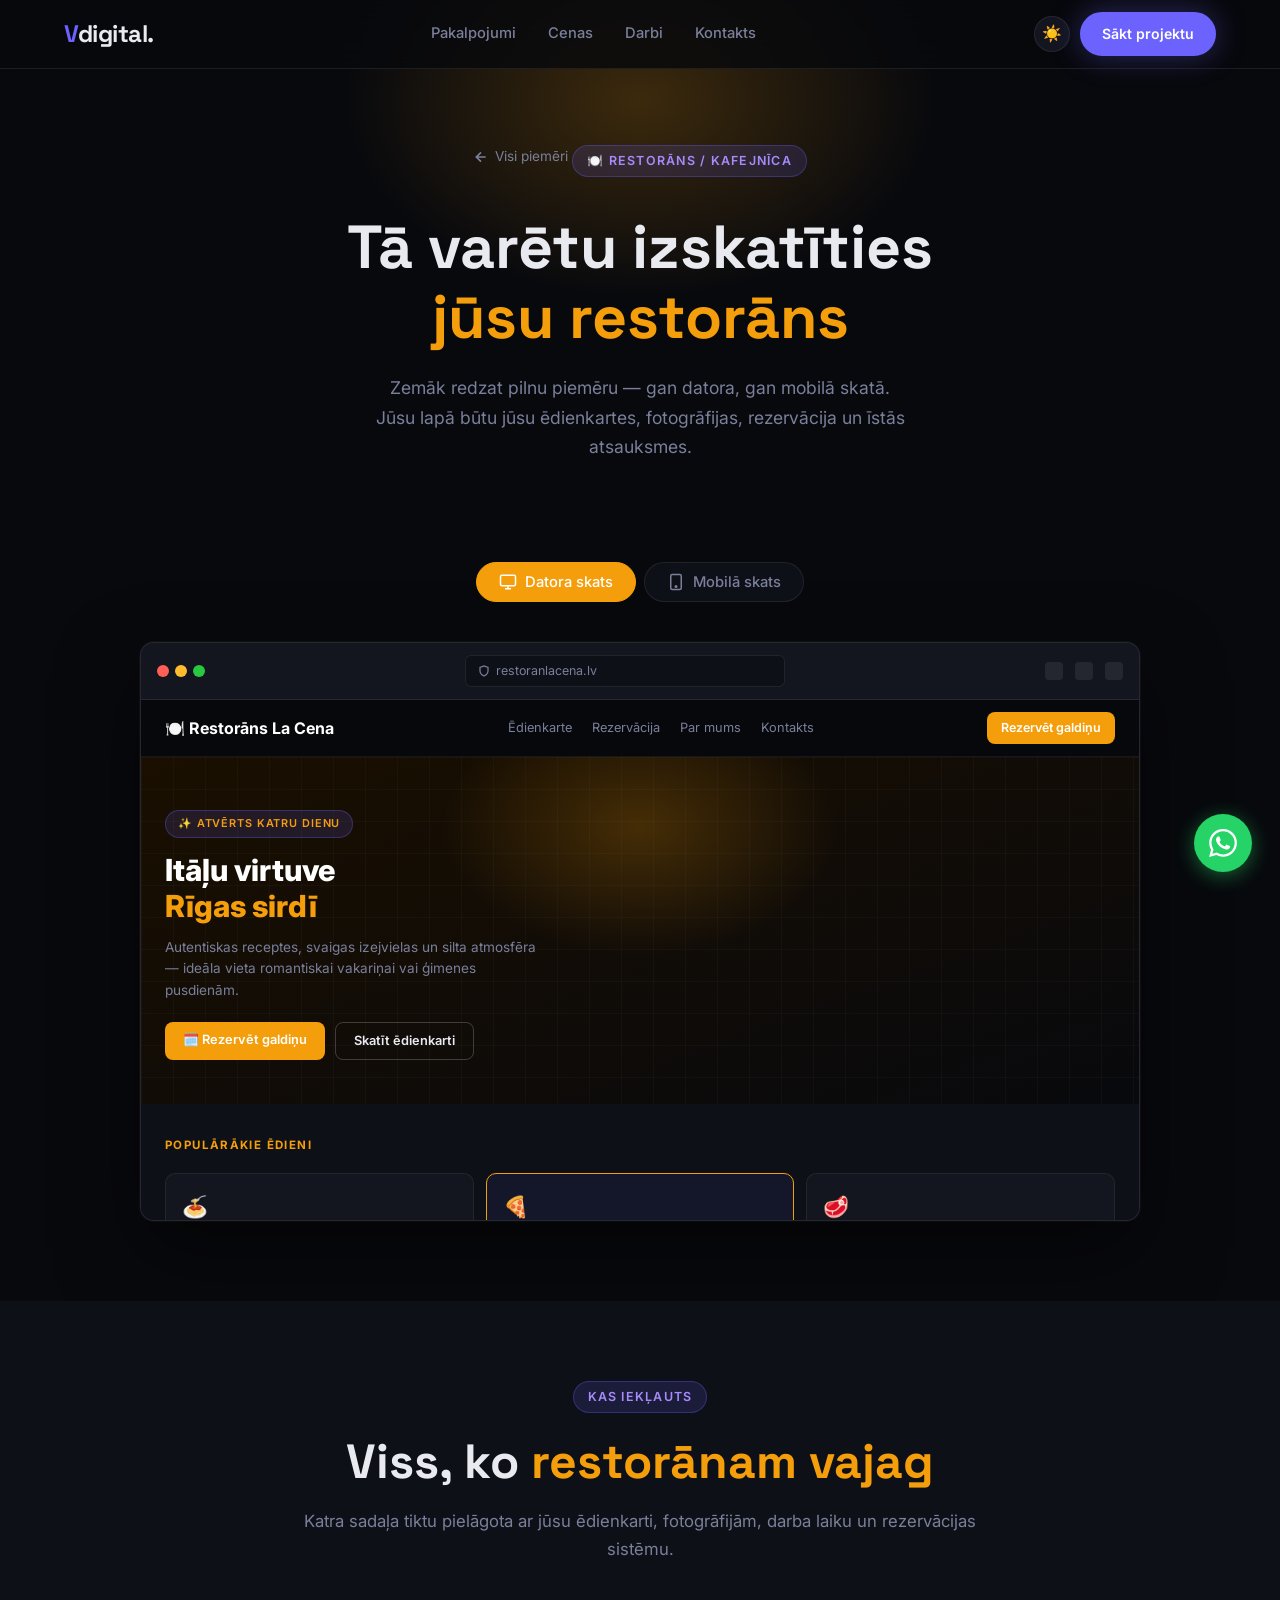
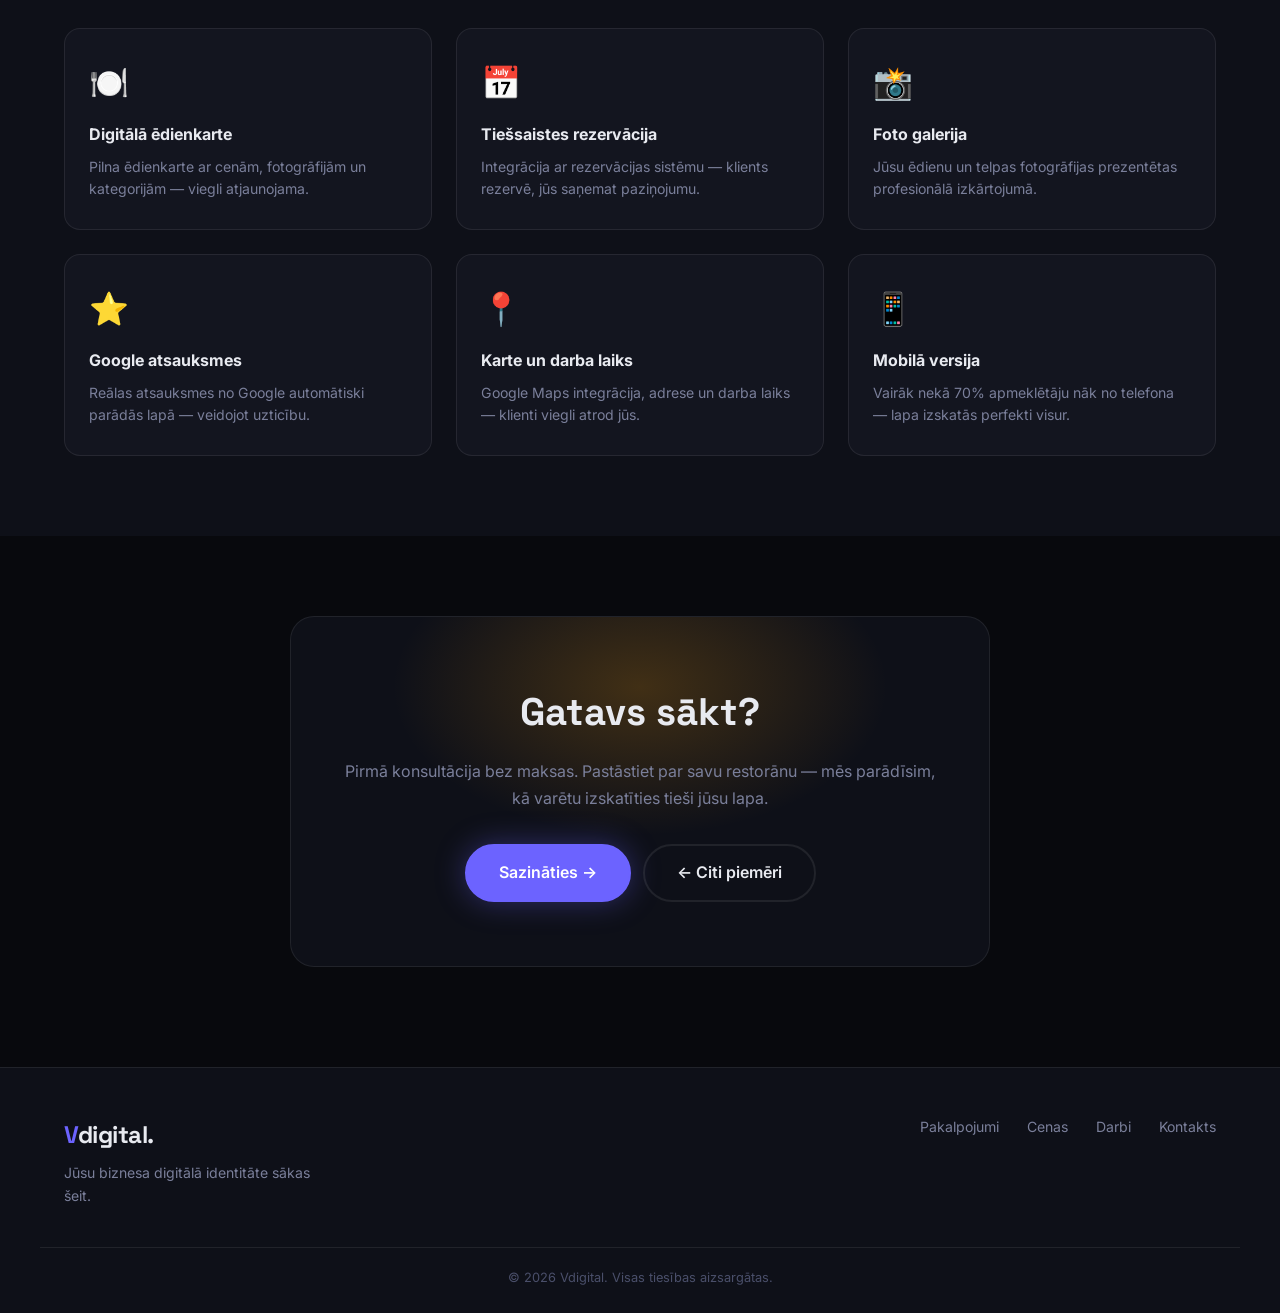
<file: preview-restoran.html>
<!DOCTYPE html>
<html lang="lv">
<head>
  <meta charset="UTF-8" />
  <meta name="viewport" content="width=device-width, initial-scale=1.0" />
  <title>Restorāna / Kafejnīcas mājas lapas piemērs | Vdigital</title>
  <meta name="description" content="Apskatiet, kā varētu izskatīties restorāna vai kafejnīcas mājas lapa — ar izvēlni, rezervāciju, galeriju un atsauksmēm." />
  <meta name="robots" content="index, follow" />
  <link rel="canonical" href="https://vdigital.lv/preview-restoran" />
  <link rel="icon" href="/favicon.png" type="image/png" />
  <link rel="preconnect" href="https://fonts.googleapis.com" />
  <link rel="preconnect" href="https://fonts.gstatic.com" crossorigin />
  <link href="https://fonts.googleapis.com/css2?family=Inter:wght@300;400;500;600;700;800;900&family=Space+Grotesk:wght@400;500;600;700&display=swap" rel="stylesheet" />
  <link rel="stylesheet" href="css/base.css" />
  <link rel="stylesheet" href="css/utilities.css" />
  <link rel="stylesheet" href="css/nav.css" />
  <link rel="stylesheet" href="css/footer.css" />
  <link rel="stylesheet" href="css/responsive.css" />
  <link rel="stylesheet" href="css/preview.css" />
  <style>
    :root {
      --cat-accent: #f59e0b;
      --cat-glow: rgba(245,158,11,0.22);
    }
  </style>
  <script>document.documentElement.setAttribute('data-theme', localStorage.getItem('vd-theme') || 'dark');</script>
</head>
<body>

  <header class="nav" id="nav">
    <div class="container nav__inner">
      <a href="/" class="nav__logo"><span>V</span>digital.</a>
      <nav class="nav__links">
        <a href="/#services">Pakalpojumi</a>
        <a href="/#packages">Cenas</a>
        <a href="/#work">Darbi</a>
        <a href="/#contact">Kontakts</a>
      </nav>
      <div class="nav__actions">
        <button class="theme-toggle" id="themeToggle" aria-label="Mainīt tēmu">☀️</button>
        <a href="/#contact" class="btn btn--primary nav__cta">Sākt projektu</a>
        <button class="nav__burger" id="burger" aria-label="Atvērt izvēlni" aria-expanded="false">
          <span></span><span></span><span></span>
        </button>
      </div>
    </div>
  </header>

  <div class="mobile-menu" id="mobileMenu">
    <a href="/#services" class="mobile-menu__link">Pakalpojumi</a>
    <a href="/#packages" class="mobile-menu__link">Cenas</a>
    <a href="/#work" class="mobile-menu__link">Darbi</a>
    <a href="/#contact" class="mobile-menu__link">Kontakts</a>
    <a href="/#contact" class="btn btn--primary">Sākt projektu</a>
  </div>

  <!-- HERO -->
  <section class="preview-hero preview-hero--cat">
    <div class="preview-hero__glow"></div>
    <div class="container">
      <div class="preview-hero__inner">
        <a href="/preview" class="preview-back">
          <svg width="16" height="16" viewBox="0 0 24 24" fill="none" stroke="currentColor" stroke-width="2.5"><path d="M19 12H5M12 19l-7-7 7-7"/></svg>
          Visi piemēri
        </a>
        <div class="section-badge">🍽️ Restorāns / Kafejnīca</div>
        <h1>Tā varētu izskatīties <span>jūsu restorāns</span></h1>
        <p>Zemāk redzat pilnu piemēru — gan datora, gan mobilā skatā. Jūsu lapā būtu jūsu ēdienkartes, fotogrāfijas, rezervācija un īstās atsauksmes.</p>
      </div>
    </div>
  </section>

  <!-- MOCKUP STAGE -->
  <section class="mockup-stage">
    <div class="container">

      <div class="mockup-tabs" role="tablist">
        <button class="mockup-tab mockup-tab--active" data-tab="desktop" role="tab" aria-selected="true">
          <svg width="18" height="18" viewBox="0 0 24 24" fill="none" stroke="currentColor" stroke-width="2"><rect x="2" y="3" width="20" height="14" rx="2"/><path d="M8 21h8M12 17v4"/></svg>
          Datora skats
        </button>
        <button class="mockup-tab" data-tab="mobile" role="tab" aria-selected="false">
          <svg width="18" height="18" viewBox="0 0 24 24" fill="none" stroke="currentColor" stroke-width="2"><rect x="5" y="2" width="14" height="20" rx="2"/><circle cx="12" cy="18" r="1" fill="currentColor"/></svg>
          Mobilā skats
        </button>
      </div>

      <!-- DESKTOP -->
      <div class="mockup-panel" id="tab-desktop">
        <div class="browser-frame">
          <div class="browser-bar">
            <div class="browser-dots">
              <span class="dot dot--red"></span><span class="dot dot--yellow"></span><span class="dot dot--green"></span>
            </div>
            <div class="browser-url">
              <svg width="12" height="12" viewBox="0 0 24 24" fill="none" stroke="currentColor" stroke-width="2.5"><path d="M12 22s8-4 8-10V5l-8-3-8 3v7c0 6 8 10 8 10z"/></svg>
              restoranlacena.lv
            </div>
            <div class="browser-actions"><span></span><span></span><span></span></div>
          </div>
          <div class="browser-content">
            <div class="sim-site">

              <!-- Nav -->
              <div class="sim-nav">
                <div class="sim-logo">🍽️ Restorāns La Cena</div>
                <div class="sim-nav-links">
                  <span>Ēdienkarte</span><span>Rezervācija</span><span>Par mums</span><span>Kontakts</span>
                </div>
                <div class="sim-cta-btn">Rezervēt galdiņu</div>
              </div>

              <!-- Hero -->
              <div class="sim-hero" style="background: linear-gradient(160deg, #1a0f00 0%, #08090d 100%);">
                <div class="sim-hero__glow"></div>
                <div class="sim-hero__grid"></div>
                <div class="sim-hero__content">
                  <div class="sim-badge">✨ Atvērts katru dienu</div>
                  <h2 class="sim-h1">Itāļu virtuve<br/><span>Rīgas sirdī</span></h2>
                  <p class="sim-sub">Autentiskas receptes, svaigas izejvielas un silta atmosfēra — ideāla vieta romantiskai vakariņai vai ģimenes pusdienām.</p>
                  <div class="sim-btns">
                    <div class="sim-btn sim-btn--primary">🗓️ Rezervēt galdiņu</div>
                    <div class="sim-btn sim-btn--outline">Skatīt ēdienkarti</div>
                  </div>
                </div>
              </div>

              <!-- Menu highlights -->
              <div class="sim-services">
                <div class="sim-section-label">Populārākie ēdieni</div>
                <div class="sim-cards">
                  <div class="sim-card">
                    <div class="sim-card__icon">🍝</div>
                    <div class="sim-card__title">Pasta Carbonara</div>
                    <div class="sim-card__text">Klasika ar krēmīgu mērci, bekonu un parmezānu. €12.90</div>
                  </div>
                  <div class="sim-card sim-card--accent">
                    <div class="sim-card__icon">🍕</div>
                    <div class="sim-card__title">Margherita DOP</div>
                    <div class="sim-card__text">Maltas Neapolē — mozzarella, tomāti, baziliks. €11.50</div>
                  </div>
                  <div class="sim-card">
                    <div class="sim-card__icon">🥩</div>
                    <div class="sim-card__title">Ribeye steiks</div>
                    <div class="sim-card__text">300g, pasniegts ar grauzdētiem dārzeņiem. €22.00</div>
                  </div>
                </div>
              </div>

              <!-- Reservation strip -->
              <div class="sim-reserve">
                <div class="sim-reserve__title">📅 Rezervējiet galdiņu tiešsaistē</div>
                <div class="sim-reserve__sub">Izvēlieties datumu, laiku un viesu skaitu — apstiprinājums uz e-pastu uzreiz</div>
                <div class="sim-btn sim-btn--primary">Rezervēt tagad →</div>
              </div>

              <!-- Gallery -->
              <div class="sim-gallery">
                <div class="sim-section-label">Galerija</div>
                <div class="sim-gallery-grid">
                  <div class="sim-gallery-item" style="background:#1a1200;">🍝</div>
                  <div class="sim-gallery-item" style="background:#1a0a00;">🍕</div>
                  <div class="sim-gallery-item" style="background:#0d1a00;">🥗</div>
                  <div class="sim-gallery-item" style="background:#1a1200;">🍷</div>
                  <div class="sim-gallery-item" style="background:#1a0800;">🥩</div>
                  <div class="sim-gallery-item" style="background:#0f0f1a;">🍰</div>
                </div>
              </div>

              <!-- Reviews -->
              <div class="sim-reviews">
                <div class="sim-section-label">Klientu atsauksmes</div>
                <div class="sim-review-cards">
                  <div class="sim-review">
                    <div class="sim-stars">★★★★★</div>
                    <p>"Labākā pasta, ko esmu ēdis Rīgā. Atmosfēra romantiška, apkalpošana ātra. Noteikti atgriezīsimies!"</p>
                    <div class="sim-review-author">— Mārtiņš L., Rīga · Google</div>
                  </div>
                  <div class="sim-review">
                    <div class="sim-stars">★★★★★</div>
                    <p>"Svinējām dzimšanas dienu — viss bija perfekts. Paldies personālam par uzmanību!"</p>
                    <div class="sim-review-author">— Kristīne B., Jūrmala · Google</div>
                  </div>
                </div>
              </div>

              <!-- Footer -->
              <div class="sim-footer">
                <span>© 2026 Restorāns La Cena · Brīvības iela 88, Rīga</span>
                <span>📞 +371 67 XXX XXX</span>
              </div>

            </div>
          </div>
        </div>
      </div>

      <!-- MOBILE -->
      <div class="mockup-panel mockup-panel--hidden" id="tab-mobile">
        <div class="phone-stage">
          <div class="phone-frame">
            <div class="phone-notch">
              <div class="phone-notch__speaker"></div>
              <div class="phone-notch__camera"></div>
            </div>
            <div class="phone-screen">
              <div class="sim-site sim-site--mobile">

                <div class="sim-nav sim-nav--mobile">
                  <div class="sim-logo sim-logo--sm">🍽️ La Cena</div>
                  <div class="sim-burger"><span></span><span></span><span></span></div>
                </div>

                <div class="sim-hero sim-hero--mobile" style="background: linear-gradient(160deg, #1a0f00 0%, #08090d 100%);">
                  <div class="sim-hero__grid"></div>
                  <div class="sim-badge sim-badge--sm">✨ Atvērts katru dienu</div>
                  <h3 class="sim-h1 sim-h1--mobile">Itāļu virtuve<br/><span>Rīgā</span></h3>
                  <p class="sim-sub sim-sub--mobile">Autentiskas receptes, svaigi produkti, silta atmosfēra.</p>
                  <div class="sim-btn sim-btn--primary sim-btn--full">🗓️ Rezervēt galdiņu</div>
                </div>

                <div class="sim-services sim-services--mobile">
                  <div class="sim-section-label sim-section-label--sm">Populārākie ēdieni</div>
                  <div class="sim-card sim-card--mobile">
                    <div class="sim-card__icon">🍝</div>
                    <div><div class="sim-card__title">Pasta Carbonara</div><div class="sim-card__text">Krēmīga mērce, bekons · €12.90</div></div>
                  </div>
                  <div class="sim-card sim-card--mobile sim-card--accent">
                    <div class="sim-card__icon">🍕</div>
                    <div><div class="sim-card__title">Margherita DOP</div><div class="sim-card__text">Klasiskā itāļu pica · €11.50</div></div>
                  </div>
                  <div class="sim-card sim-card--mobile">
                    <div class="sim-card__icon">🥩</div>
                    <div><div class="sim-card__title">Ribeye steiks</div><div class="sim-card__text">300g, dārzeņi · €22.00</div></div>
                  </div>
                </div>

                <div class="sim-gallery sim-gallery--mobile" style="padding:16px;">
                  <div class="sim-section-label sim-section-label--sm">Galerija</div>
                  <div class="sim-gallery-grid">
                    <div class="sim-gallery-item sim-gallery-item--mobile" style="background:#1a1200;">🍝</div>
                    <div class="sim-gallery-item sim-gallery-item--mobile" style="background:#1a0a00;">🍕</div>
                    <div class="sim-gallery-item sim-gallery-item--mobile" style="background:#0d1a00;">🥗</div>
                  </div>
                </div>

                <div class="sim-reviews sim-reviews--mobile">
                  <div class="sim-section-label sim-section-label--sm">Atsauksmes</div>
                  <div class="sim-review sim-review--mobile">
                    <div class="sim-stars">★★★★★</div>
                    <p>"Labākā pasta Rīgā. Noteikti atgriezīsimies!"</p>
                    <div class="sim-review-author">— Mārtiņš L.</div>
                  </div>
                </div>

                <div class="sim-mobile-cta">
                  <div class="sim-btn sim-btn--primary sim-btn--full">🗓️ Rezervēt galdiņu</div>
                  <div class="sim-btn sim-btn--outline sim-btn--full">📞 Zvanīt</div>
                </div>

                <div class="sim-footer sim-footer--mobile">
                  <span>© 2026 Restorāns La Cena</span>
                </div>

              </div>
            </div>
            <div class="phone-home-bar"></div>
          </div>
          <div class="phone-shadow"></div>
        </div>
      </div>

    </div>
  </section>

  <!-- FEATURES -->
  <section class="preview-features">
    <div class="container">
      <div class="section-header">
        <div class="section-badge">Kas iekļauts</div>
        <h2 class="section-title">Viss, ko <span style="color:var(--cat-accent)">restorānam vajag</span></h2>
        <p class="section-sub">Katra sadaļa tiktu pielāgota ar jūsu ēdienkarti, fotogrāfijām, darba laiku un rezervācijas sistēmu.</p>
      </div>
      <div class="features-grid">
        <div class="feature-item">
          <div class="feature-item__icon">🍽️</div>
          <h3>Digitālā ēdienkarte</h3>
          <p>Pilna ēdienkarte ar cenām, fotogrāfijām un kategorijām — viegli atjaunojama.</p>
        </div>
        <div class="feature-item">
          <div class="feature-item__icon">📅</div>
          <h3>Tiešsaistes rezervācija</h3>
          <p>Integrācija ar rezervācijas sistēmu — klients rezervē, jūs saņemat paziņojumu.</p>
        </div>
        <div class="feature-item">
          <div class="feature-item__icon">📸</div>
          <h3>Foto galerija</h3>
          <p>Jūsu ēdienu un telpas fotogrāfijas prezentētas profesionālā izkārtojumā.</p>
        </div>
        <div class="feature-item">
          <div class="feature-item__icon">⭐</div>
          <h3>Google atsauksmes</h3>
          <p>Reālas atsauksmes no Google automātiski parādās lapā — veidojot uzticību.</p>
        </div>
        <div class="feature-item">
          <div class="feature-item__icon">📍</div>
          <h3>Karte un darba laiks</h3>
          <p>Google Maps integrācija, adrese un darba laiks — klienti viegli atrod jūs.</p>
        </div>
        <div class="feature-item">
          <div class="feature-item__icon">📱</div>
          <h3>Mobilā versija</h3>
          <p>Vairāk nekā 70% apmeklētāju nāk no telefona — lapa izskatās perfekti visur.</p>
        </div>
      </div>
    </div>
  </section>

  <!-- CTA -->
  <section class="preview-cta">
    <div class="container">
      <div class="preview-cta__inner">
        <div class="preview-cta__glow"></div>
        <h2>Gatavs sākt?</h2>
        <p>Pirmā konsultācija bez maksas. Pastāstiet par savu restorānu — mēs parādīsim, kā varētu izskatīties tieši jūsu lapa.</p>
        <div class="btn-group">
          <a href="/#contact" class="btn btn--primary btn--lg">Sazināties →</a>
          <a href="/preview" class="btn btn--outline btn--lg">← Citi piemēri</a>
        </div>
      </div>
    </div>
  </section>

  <footer class="footer">
    <div class="container footer__inner">
      <div class="footer__left">
        <a href="/" class="nav__logo"><span>V</span>digital.</a>
        <p>Jūsu biznesa digitālā identitāte sākas šeit.</p>
      </div>
      <div class="footer__links">
        <a href="/#services">Pakalpojumi</a>
        <a href="/#packages">Cenas</a>
        <a href="/#work">Darbi</a>
        <a href="/#contact">Kontakts</a>
      </div>
    </div>
    <div class="container footer__bottom">
      <span>© 2026 Vdigital. Visas tiesības aizsargātas.</span>
    </div>
  </footer>

  <a href="https://wa.me/37125953807" class="whatsapp-float" target="_blank" rel="noopener" aria-label="Sazināties WhatsApp">
    <svg xmlns="http://www.w3.org/2000/svg" viewBox="0 0 24 24" fill="currentColor" width="28" height="28"><path d="M17.472 14.382c-.297-.149-1.758-.867-2.03-.967-.273-.099-.471-.148-.67.15-.197.297-.767.966-.94 1.164-.173.199-.347.223-.644.075-.297-.15-1.255-.463-2.39-1.475-.883-.788-1.48-1.761-1.653-2.059-.173-.297-.018-.458.13-.606.134-.133.298-.347.446-.52.149-.174.198-.298.298-.497.099-.198.05-.371-.025-.52-.075-.149-.669-1.612-.916-2.207-.242-.579-.487-.5-.669-.51-.173-.008-.371-.01-.57-.01-.198 0-.52.074-.792.372-.272.297-1.04 1.016-1.04 2.479 0 1.462 1.065 2.875 1.213 3.074.149.198 2.096 3.2 5.077 4.487.709.306 1.262.489 1.694.625.712.227 1.36.195 1.871.118.571-.085 1.758-.719 2.006-1.413.248-.694.248-1.289.173-1.413-.074-.124-.272-.198-.57-.347m-5.421 7.403h-.004a9.87 9.87 0 01-5.031-1.378l-.361-.214-3.741.982.998-3.648-.235-.374a9.86 9.86 0 01-1.51-5.26c.001-5.45 4.436-9.884 9.888-9.884 2.64 0 5.122 1.03 6.988 2.898a9.825 9.825 0 012.893 6.994c-.003 5.45-4.437 9.884-9.885 9.884m8.413-18.297A11.815 11.815 0 0012.05 0C5.495 0 .16 5.335.157 11.892c0 2.096.547 4.142 1.588 5.945L.057 24l6.305-1.654a11.882 11.882 0 005.683 1.448h.005c6.554 0 11.89-5.335 11.893-11.893a11.821 11.821 0 00-3.48-8.413z"/></svg>
    <span class="whatsapp-float__tooltip">Rakstīt WhatsApp</span>
  </a>

  <script src="js/theme.js"></script>
  <script src="js/nav.js"></script>
  <script>
    const tabs = document.querySelectorAll('.mockup-tab');
    const panels = document.querySelectorAll('.mockup-panel');
    tabs.forEach(tab => {
      tab.addEventListener('click', () => {
        tabs.forEach(t => { t.classList.remove('mockup-tab--active'); t.setAttribute('aria-selected','false'); });
        panels.forEach(p => p.classList.add('mockup-panel--hidden'));
        tab.classList.add('mockup-tab--active');
        tab.setAttribute('aria-selected','true');
        document.getElementById('tab-' + tab.dataset.tab).classList.remove('mockup-panel--hidden');
      });
    });
  </script>

</body>
</html>
</file>
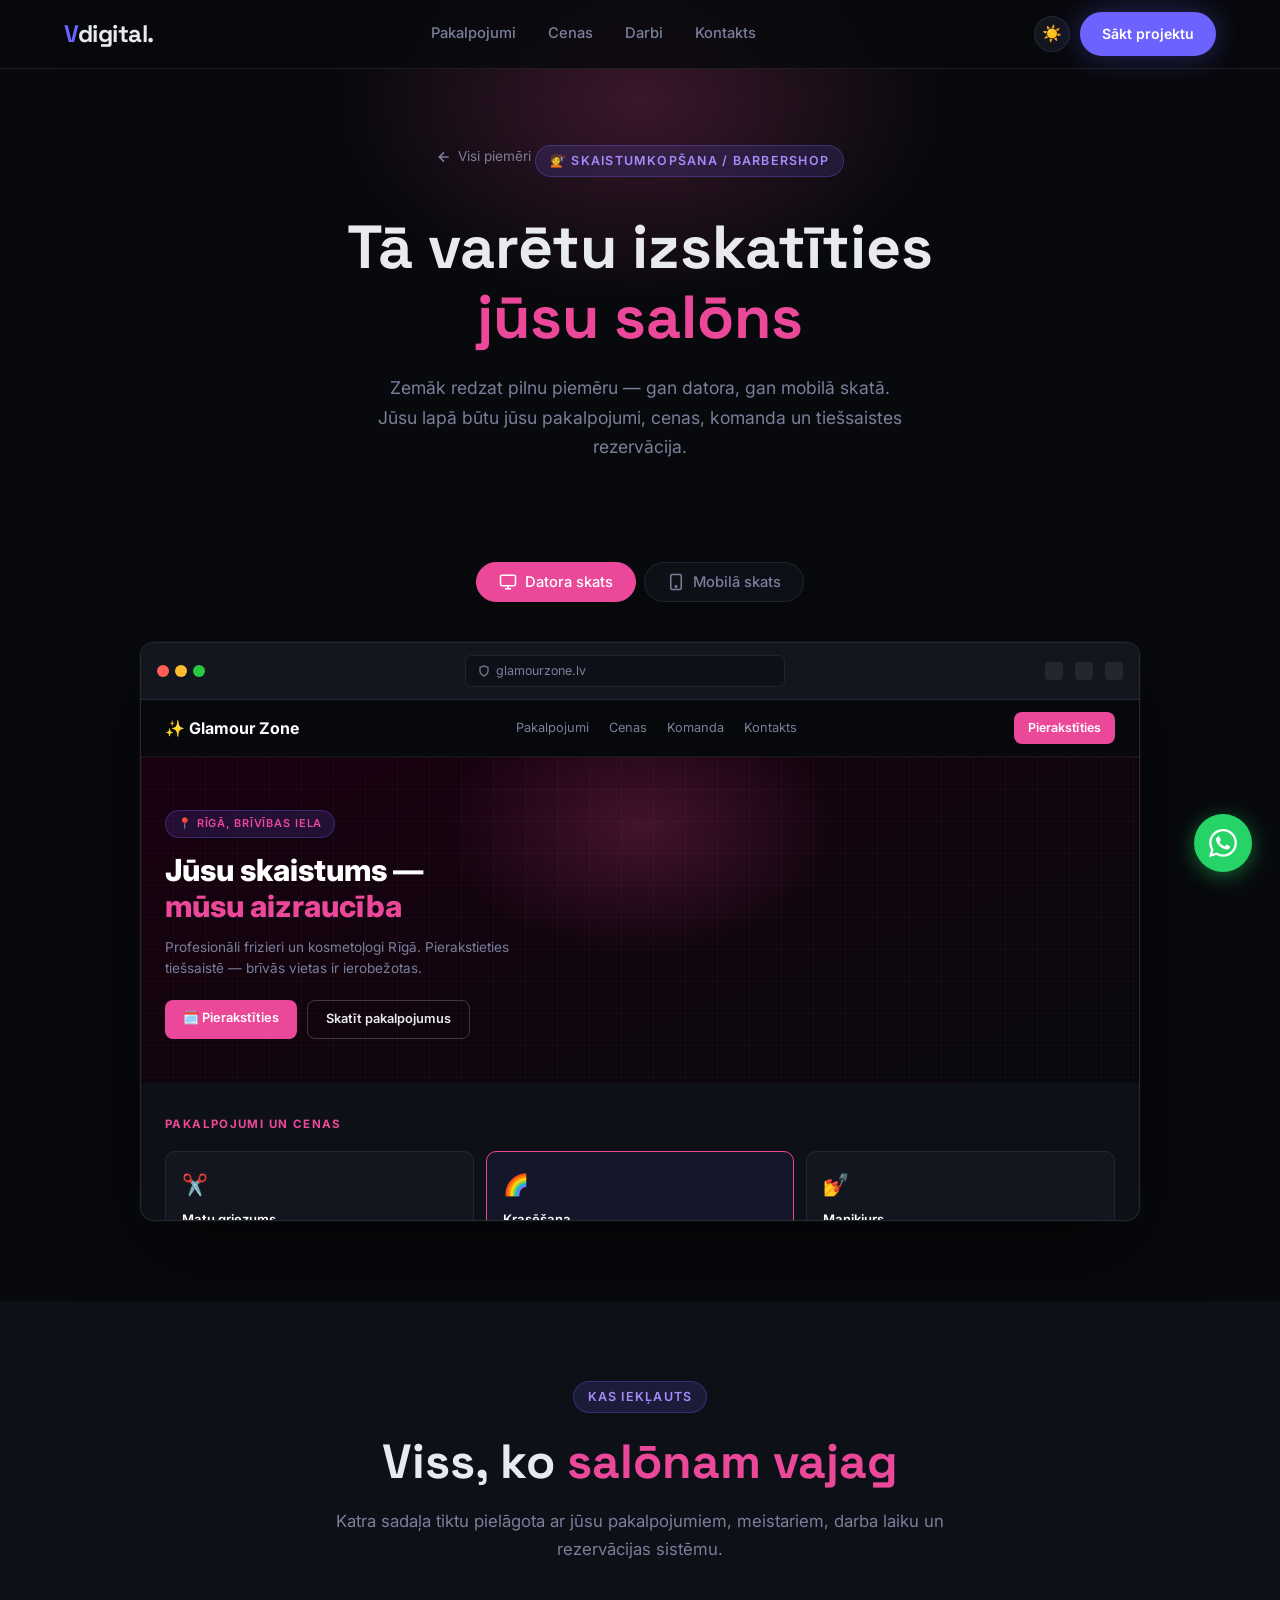
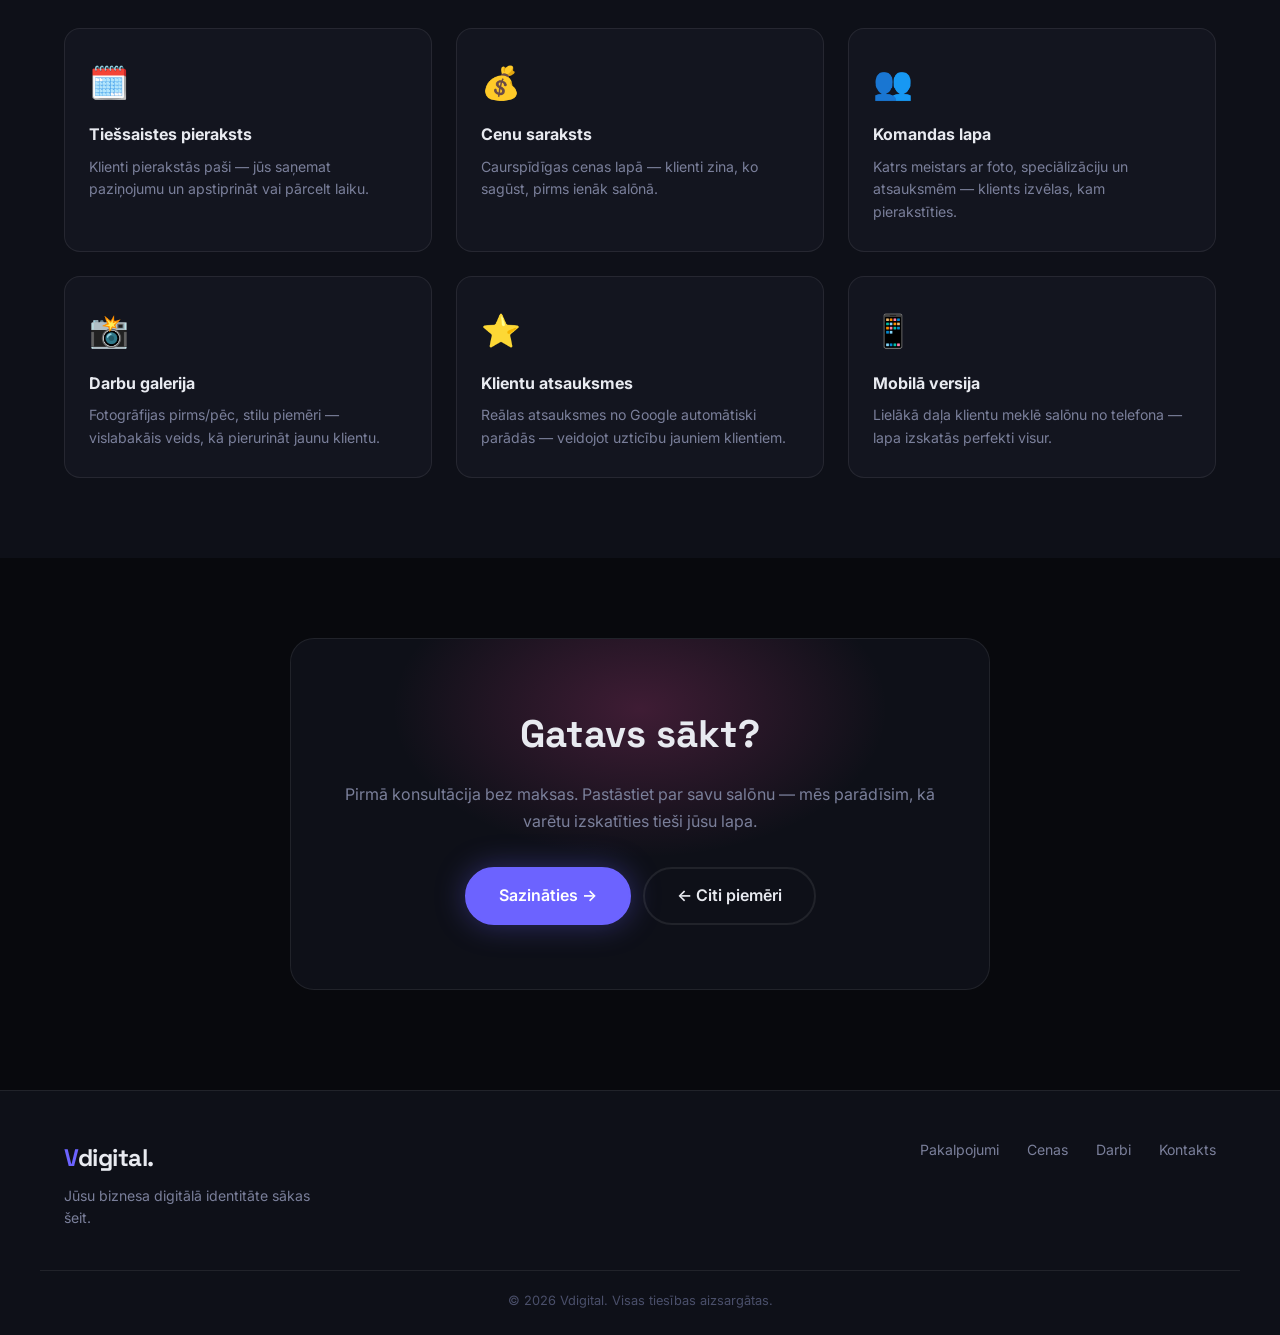
<file: preview-salons.html>
<!DOCTYPE html>
<html lang="lv">
<head>
  <meta charset="UTF-8" />
  <meta name="viewport" content="width=device-width, initial-scale=1.0" />
  <title>Skaistumkopšanas salōna mājas lapas piemērs | Vdigital</title>
  <meta name="description" content="Apskatiet, kā varētu izskatīties skaistumkopšanas salōna vai barbershopa mājas lapa — ar pakalpojumiem, cenām, rezervāciju un komandu." />
  <meta name="robots" content="index, follow" />
  <link rel="canonical" href="https://vdigital.lv/preview-salons" />
  <link rel="icon" href="/favicon.png" type="image/png" />
  <link rel="preconnect" href="https://fonts.googleapis.com" />
  <link rel="preconnect" href="https://fonts.gstatic.com" crossorigin />
  <link href="https://fonts.googleapis.com/css2?family=Inter:wght@300;400;500;600;700;800;900&family=Space+Grotesk:wght@400;500;600;700&display=swap" rel="stylesheet" />
  <link rel="stylesheet" href="css/base.css" />
  <link rel="stylesheet" href="css/utilities.css" />
  <link rel="stylesheet" href="css/nav.css" />
  <link rel="stylesheet" href="css/footer.css" />
  <link rel="stylesheet" href="css/responsive.css" />
  <link rel="stylesheet" href="css/preview.css" />
  <style>
    :root {
      --cat-accent: #ec4899;
      --cat-glow: rgba(236,72,153,0.22);
    }
  </style>
  <script>document.documentElement.setAttribute('data-theme', localStorage.getItem('vd-theme') || 'dark');</script>
</head>
<body>

  <header class="nav" id="nav">
    <div class="container nav__inner">
      <a href="/" class="nav__logo"><span>V</span>digital.</a>
      <nav class="nav__links">
        <a href="/#services">Pakalpojumi</a>
        <a href="/#packages">Cenas</a>
        <a href="/#work">Darbi</a>
        <a href="/#contact">Kontakts</a>
      </nav>
      <div class="nav__actions">
        <button class="theme-toggle" id="themeToggle" aria-label="Mainīt tēmu">☀️</button>
        <a href="/#contact" class="btn btn--primary nav__cta">Sākt projektu</a>
        <button class="nav__burger" id="burger" aria-label="Atvērt izvēlni" aria-expanded="false">
          <span></span><span></span><span></span>
        </button>
      </div>
    </div>
  </header>

  <div class="mobile-menu" id="mobileMenu">
    <a href="/#services" class="mobile-menu__link">Pakalpojumi</a>
    <a href="/#packages" class="mobile-menu__link">Cenas</a>
    <a href="/#work" class="mobile-menu__link">Darbi</a>
    <a href="/#contact" class="mobile-menu__link">Kontakts</a>
    <a href="/#contact" class="btn btn--primary">Sākt projektu</a>
  </div>

  <!-- HERO -->
  <section class="preview-hero preview-hero--cat">
    <div class="preview-hero__glow"></div>
    <div class="container">
      <div class="preview-hero__inner">
        <a href="/preview" class="preview-back">
          <svg width="16" height="16" viewBox="0 0 24 24" fill="none" stroke="currentColor" stroke-width="2.5"><path d="M19 12H5M12 19l-7-7 7-7"/></svg>
          Visi piemēri
        </a>
        <div class="section-badge">💇 Skaistumkopšana / Barbershop</div>
        <h1>Tā varētu izskatīties <span>jūsu salōns</span></h1>
        <p>Zemāk redzat pilnu piemēru — gan datora, gan mobilā skatā. Jūsu lapā būtu jūsu pakalpojumi, cenas, komanda un tiešsaistes rezervācija.</p>
      </div>
    </div>
  </section>

  <!-- MOCKUP STAGE -->
  <section class="mockup-stage">
    <div class="container">

      <div class="mockup-tabs" role="tablist">
        <button class="mockup-tab mockup-tab--active" data-tab="desktop" role="tab" aria-selected="true">
          <svg width="18" height="18" viewBox="0 0 24 24" fill="none" stroke="currentColor" stroke-width="2"><rect x="2" y="3" width="20" height="14" rx="2"/><path d="M8 21h8M12 17v4"/></svg>
          Datora skats
        </button>
        <button class="mockup-tab" data-tab="mobile" role="tab" aria-selected="false">
          <svg width="18" height="18" viewBox="0 0 24 24" fill="none" stroke="currentColor" stroke-width="2"><rect x="5" y="2" width="14" height="20" rx="2"/><circle cx="12" cy="18" r="1" fill="currentColor"/></svg>
          Mobilā skats
        </button>
      </div>

      <!-- DESKTOP -->
      <div class="mockup-panel" id="tab-desktop">
        <div class="browser-frame">
          <div class="browser-bar">
            <div class="browser-dots">
              <span class="dot dot--red"></span><span class="dot dot--yellow"></span><span class="dot dot--green"></span>
            </div>
            <div class="browser-url">
              <svg width="12" height="12" viewBox="0 0 24 24" fill="none" stroke="currentColor" stroke-width="2.5"><path d="M12 22s8-4 8-10V5l-8-3-8 3v7c0 6 8 10 8 10z"/></svg>
              glamourzone.lv
            </div>
            <div class="browser-actions"><span></span><span></span><span></span></div>
          </div>
          <div class="browser-content">
            <div class="sim-site">

              <!-- Nav -->
              <div class="sim-nav">
                <div class="sim-logo">✨ Glamour Zone</div>
                <div class="sim-nav-links">
                  <span>Pakalpojumi</span><span>Cenas</span><span>Komanda</span><span>Kontakts</span>
                </div>
                <div class="sim-cta-btn">Pierakstīties</div>
              </div>

              <!-- Hero -->
              <div class="sim-hero" style="background: linear-gradient(160deg, #1a0010 0%, #08090d 100%);">
                <div class="sim-hero__glow"></div>
                <div class="sim-hero__grid"></div>
                <div class="sim-hero__content">
                  <div class="sim-badge">📍 Rīgā, Brīvības iela</div>
                  <h2 class="sim-h1">Jūsu skaistums —<br/><span>mūsu aizraucība</span></h2>
                  <p class="sim-sub">Profesionāli frizieri un kosmetoļogi Rīgā. Pierakstieties tiešsaistē — brīvās vietas ir ierobežotas.</p>
                  <div class="sim-btns">
                    <div class="sim-btn sim-btn--primary">🗓️ Pierakstīties</div>
                    <div class="sim-btn sim-btn--outline">Skatīt pakalpojumus</div>
                  </div>
                </div>
              </div>

              <!-- Services + prices -->
              <div class="sim-services">
                <div class="sim-section-label">Pakalpojumi un cenas</div>
                <div class="sim-cards">
                  <div class="sim-card">
                    <div class="sim-card__icon">✂️</div>
                    <div class="sim-card__title">Matu griezums</div>
                    <div class="sim-card__text">Sīv. no €18 &bull; Siev. no €25<br/>Iekļauts mazgāšana + sēnojums</div>
                  </div>
                  <div class="sim-card sim-card--accent">
                    <div class="sim-card__icon">🌈</div>
                    <div class="sim-card__title">Krasēšana</div>
                    <div class="sim-card__text">Vienkrāsas no €45 &bull; Balayage no €85<br/>Iekļauts kopjošanas maska</div>
                  </div>
                  <div class="sim-card">
                    <div class="sim-card__icon">💅</div>
                    <div class="sim-card__title">Manikjurs</div>
                    <div class="sim-card__text">Klas. €15 &bull; Gel laka €22<br/>Nagu dizains no €5</div>
                  </div>
                </div>
              </div>

              <!-- Reservation strip -->
              <div class="sim-reserve">
                <div class="sim-reserve__title">🗓️ Pierakstieties tiešsaistē</div>
                <div class="sim-reserve__sub">Izvēlieties meistaru, laiku un pakalpojumu — apstiprinājums uz telefonu uzreiz</div>
                <div class="sim-btn sim-btn--primary">Rezervēt laiku →</div>
              </div>

              <!-- Team -->
              <div class="sim-services" style="background:#08090d;">
                <div class="sim-section-label">Mūsu komanda</div>
                <div class="sim-cards">
                  <div class="sim-card">
                    <div class="sim-card__icon">👩‍🦱</div>
                    <div class="sim-card__title">Laura K.</div>
                    <div class="sim-card__text">Friziere &bull; 8 gadi piemērā<br/>Specializācija: krasēšana</div>
                  </div>
                  <div class="sim-card sim-card--accent">
                    <div class="sim-card__icon">👨‍🦲</div>
                    <div class="sim-card__title">Mārtiņš P.</div>
                    <div class="sim-card__text">Barbershop meistars &bull; 5 gadi<br/>Specializācija: bizūts + barda</div>
                  </div>
                  <div class="sim-card">
                    <div class="sim-card__icon">👩‍🦰</div>
                    <div class="sim-card__title">Inese V.</div>
                    <div class="sim-card__text">Kosmetoļoge &bull; 6 gadi<br/>Specializācija: manikjurs, skropstu</div>
                  </div>
                </div>
              </div>

              <!-- Gallery -->
              <div class="sim-gallery">
                <div class="sim-section-label">Darbu galerija</div>
                <div class="sim-gallery-grid">
                  <div class="sim-gallery-item" style="background:#1a0010;">✂️</div>
                  <div class="sim-gallery-item" style="background:#15001a;">🌈</div>
                  <div class="sim-gallery-item" style="background:#1a0015;">💅</div>
                  <div class="sim-gallery-item" style="background:#0d001a;">💇</div>
                  <div class="sim-gallery-item" style="background:#1a000d;">✨</div>
                  <div class="sim-gallery-item" style="background:#120012;">💋</div>
                </div>
              </div>

              <!-- Reviews -->
              <div class="sim-reviews">
                <div class="sim-section-label">Klientu atsauksmes</div>
                <div class="sim-review-cards">
                  <div class="sim-review">
                    <div class="sim-stars">★★★★★</div>
                    <p>"Laura ir burża! Balayage izdevās perfekti — precizītāte un rūpēs par klientu ir augstākā līmenī."</p>
                    <div class="sim-review-author">— Sanita R., Rīga &bull; Google</div>
                  </div>
                  <div class="sim-review">
                    <div class="sim-stars">★★★★★</div>
                    <p>"Mārtiņam roktu cirtieni jau 3 gadus. Ātrums, precizītāte, labs humors — viss perfekts."</p>
                    <div class="sim-review-author">— Edgars T., Ogre &bull; Google</div>
                  </div>
                </div>
              </div>

              <!-- Footer -->
              <div class="sim-footer">
                <span>© 2026 Glamour Zone &bull; Brīvības iela 42, Rīga</span>
                <span>📞 +371 29 XXX XXX</span>
              </div>

            </div>
          </div>
        </div>
      </div>

      <!-- MOBILE -->
      <div class="mockup-panel mockup-panel--hidden" id="tab-mobile">
        <div class="phone-stage">
          <div class="phone-frame">
            <div class="phone-notch">
              <div class="phone-notch__speaker"></div>
              <div class="phone-notch__camera"></div>
            </div>
            <div class="phone-screen">
              <div class="sim-site sim-site--mobile">

                <div class="sim-nav sim-nav--mobile">
                  <div class="sim-logo sim-logo--sm">✨ Glamour Zone</div>
                  <div class="sim-burger"><span></span><span></span><span></span></div>
                </div>

                <div class="sim-hero sim-hero--mobile" style="background: linear-gradient(160deg, #1a0010 0%, #08090d 100%);">
                  <div class="sim-hero__grid"></div>
                  <div class="sim-badge sim-badge--sm">📍 Rīgā, Brīvības iela</div>
                  <h3 class="sim-h1 sim-h1--mobile">Jūsu skaistums —<br/><span>mūsu aizraucība</span></h3>
                  <p class="sim-sub sim-sub--mobile">Profesionāli frizieri un kosmetoļogi Rīgā.</p>
                  <div class="sim-btn sim-btn--primary sim-btn--full">🗓️ Pierakstīties</div>
                </div>

                <div class="sim-services sim-services--mobile">
                  <div class="sim-section-label sim-section-label--sm">Pakalpojumi</div>
                  <div class="sim-card sim-card--mobile">
                    <div class="sim-card__icon">✂️</div>
                    <div><div class="sim-card__title">Matu griezums</div><div class="sim-card__text">Sīv. no €18 &bull; Siev. no €25</div></div>
                  </div>
                  <div class="sim-card sim-card--mobile sim-card--accent">
                    <div class="sim-card__icon">🌈</div>
                    <div><div class="sim-card__title">Krasēšana</div><div class="sim-card__text">Vienkrāsas no €45 &bull; Balayage no €85</div></div>
                  </div>
                  <div class="sim-card sim-card--mobile">
                    <div class="sim-card__icon">💅</div>
                    <div><div class="sim-card__title">Manikjurs</div><div class="sim-card__text">Klas. €15 &bull; Gel laka €22</div></div>
                  </div>
                </div>

                <div class="sim-services sim-services--mobile" style="background:#08090d;">
                  <div class="sim-section-label sim-section-label--sm">Komanda</div>
                  <div class="sim-card sim-card--mobile">
                    <div class="sim-card__icon">👩‍🦱</div>
                    <div><div class="sim-card__title">Laura K.</div><div class="sim-card__text">Friziere &bull; Krasēšanas specialiste</div></div>
                  </div>
                  <div class="sim-card sim-card--mobile">
                    <div class="sim-card__icon">👨‍🦲</div>
                    <div><div class="sim-card__title">Mārtiņš P.</div><div class="sim-card__text">Barbershop &bull; Bizūts + barda</div></div>
                  </div>
                </div>

                <div class="sim-reviews sim-reviews--mobile">
                  <div class="sim-section-label sim-section-label--sm">Atsauksmes</div>
                  <div class="sim-review sim-review--mobile">
                    <div class="sim-stars">★★★★★</div>
                    <p>"Laura ir burża! Balayage izdevās perfekti."</p>
                    <div class="sim-review-author">— Sanita R.</div>
                  </div>
                </div>

                <div class="sim-mobile-cta">
                  <div class="sim-btn sim-btn--primary sim-btn--full">🗓️ Pierakstīties</div>
                  <div class="sim-btn sim-btn--outline sim-btn--full">📞 Zvanīt</div>
                </div>

                <div class="sim-footer sim-footer--mobile">
                  <span>© 2026 Glamour Zone</span>
                </div>

              </div>
            </div>
            <div class="phone-home-bar"></div>
          </div>
          <div class="phone-shadow"></div>
        </div>
      </div>

    </div>
  </section>

  <!-- FEATURES -->
  <section class="preview-features">
    <div class="container">
      <div class="section-header">
        <div class="section-badge">Kas iekļauts</div>
        <h2 class="section-title">Viss, ko <span style="color:var(--cat-accent)">salōnam vajag</span></h2>
        <p class="section-sub">Katra sadaļa tiktu pielāgota ar jūsu pakalpojumiem, meistariem, darba laiku un rezervācijas sistēmu.</p>
      </div>
      <div class="features-grid">
        <div class="feature-item">
          <div class="feature-item__icon">🗓️</div>
          <h3>Tiešsaistes pieraksts</h3>
          <p>Klienti pierakstās paši — jūs saņemat paziņojumu un apstiprināt vai pārcelt laiku.</p>
        </div>
        <div class="feature-item">
          <div class="feature-item__icon">💰</div>
          <h3>Cenu saraksts</h3>
          <p>Caurspīdīgas cenas lapā — klienti zina, ko sagūst, pirms ienāk salōnā.</p>
        </div>
        <div class="feature-item">
          <div class="feature-item__icon">👥</div>
          <h3>Komandas lapa</h3>
          <p>Katrs meistars ar foto, speciālizāciju un atsauksmēm — klients izvēlas, kam pierakstīties.</p>
        </div>
        <div class="feature-item">
          <div class="feature-item__icon">📸</div>
          <h3>Darbu galerija</h3>
          <p>Fotogrāfijas pirms/pēc, stilu piemēri — vislabakāis veids, kā pierurināt jaunu klientu.</p>
        </div>
        <div class="feature-item">
          <div class="feature-item__icon">⭐</div>
          <h3>Klientu atsauksmes</h3>
          <p>Reālas atsauksmes no Google automātiski parādās — veidojot uzticību jauniem klientiem.</p>
        </div>
        <div class="feature-item">
          <div class="feature-item__icon">📱</div>
          <h3>Mobilā versija</h3>
          <p>Lielākā daļa klientu meklē salōnu no telefona — lapa izskatās perfekti visur.</p>
        </div>
      </div>
    </div>
  </section>

  <!-- CTA -->
  <section class="preview-cta">
    <div class="container">
      <div class="preview-cta__inner">
        <div class="preview-cta__glow"></div>
        <h2>Gatavs sākt?</h2>
        <p>Pirmā konsultācija bez maksas. Pastāstiet par savu salōnu — mēs parādīsim, kā varētu izskatīties tieši jūsu lapa.</p>
        <div class="btn-group">
          <a href="/#contact" class="btn btn--primary btn--lg">Sazināties →</a>
          <a href="/preview" class="btn btn--outline btn--lg">← Citi piemēri</a>
        </div>
      </div>
    </div>
  </section>

  <footer class="footer">
    <div class="container footer__inner">
      <div class="footer__left">
        <a href="/" class="nav__logo"><span>V</span>digital.</a>
        <p>Jūsu biznesa digitālā identitāte sākas šeit.</p>
      </div>
      <div class="footer__links">
        <a href="/#services">Pakalpojumi</a>
        <a href="/#packages">Cenas</a>
        <a href="/#work">Darbi</a>
        <a href="/#contact">Kontakts</a>
      </div>
    </div>
    <div class="container footer__bottom">
      <span>© 2026 Vdigital. Visas tiesības aizsargātas.</span>
    </div>
  </footer>

  <a href="https://wa.me/37125953807" class="whatsapp-float" target="_blank" rel="noopener" aria-label="Sazināties WhatsApp">
    <svg xmlns="http://www.w3.org/2000/svg" viewBox="0 0 24 24" fill="currentColor" width="28" height="28"><path d="M17.472 14.382c-.297-.149-1.758-.867-2.03-.967-.273-.099-.471-.148-.67.15-.197.297-.767.966-.94 1.164-.173.199-.347.223-.644.075-.297-.15-1.255-.463-2.39-1.475-.883-.788-1.48-1.761-1.653-2.059-.173-.297-.018-.458.13-.606.134-.133.298-.347.446-.52.149-.174.198-.298.298-.497.099-.198.05-.371-.025-.52-.075-.149-.669-1.612-.916-2.207-.242-.579-.487-.5-.669-.51-.173-.008-.371-.01-.57-.01-.198 0-.52.074-.792.372-.272.297-1.04 1.016-1.04 2.479 0 1.462 1.065 2.875 1.213 3.074.149.198 2.096 3.2 5.077 4.487.709.306 1.262.489 1.694.625.712.227 1.36.195 1.871.118.571-.085 1.758-.719 2.006-1.413.248-.694.248-1.289.173-1.413-.074-.124-.272-.198-.57-.347m-5.421 7.403h-.004a9.87 9.87 0 01-5.031-1.378l-.361-.214-3.741.982.998-3.648-.235-.374a9.86 9.86 0 01-1.51-5.26c.001-5.45 4.436-9.884 9.888-9.884 2.64 0 5.122 1.03 6.988 2.898a9.825 9.825 0 012.893 6.994c-.003 5.45-4.437 9.884-9.885 9.884m8.413-18.297A11.815 11.815 0 0012.05 0C5.495 0 .16 5.335.157 11.892c0 2.096.547 4.142 1.588 5.945L.057 24l6.305-1.654a11.882 11.882 0 005.683 1.448h.005c6.554 0 11.89-5.335 11.893-11.893a11.821 11.821 0 00-3.48-8.413z"/></svg>
    <span class="whatsapp-float__tooltip">Rakstīt WhatsApp</span>
  </a>

  <script src="js/theme.js"></script>
  <script src="js/nav.js"></script>
  <script>
    const tabs = document.querySelectorAll('.mockup-tab');
    const panels = document.querySelectorAll('.mockup-panel');
    tabs.forEach(tab => {
      tab.addEventListener('click', () => {
        tabs.forEach(t => { t.classList.remove('mockup-tab--active'); t.setAttribute('aria-selected','false'); });
        panels.forEach(p => p.classList.add('mockup-panel--hidden'));
        tab.classList.add('mockup-tab--active');
        tab.setAttribute('aria-selected','true');
        document.getElementById('tab-' + tab.dataset.tab).classList.remove('mockup-panel--hidden');
      });
    });
  </script>

</body>
</html>
</file>
<file: css/base.css>
/* =============================================
   BASE — variables, reset, typography, body
   ============================================= */

*, *::before, *::after { box-sizing: border-box; margin: 0; padding: 0; }

/* ── DARK MODE (default) ── */
:root {
  --bg: #08090d;
  --bg-2: #0e1018;
  --bg-3: #13151f;
  --border: rgba(255,255,255,0.08);
  --accent: #6c63ff;
  --accent-2: #a78bfa;
  --accent-glow: rgba(108,99,255,0.35);
  --text: #e8eaf0;
  --text-muted: #7a7f9a;
  --text-dim: #4a4f6a;
  --white: #ffffff;
  --radius: 16px;
  --radius-sm: 10px;
  --radius-pill: 999px;
  --font-body: 'Inter', sans-serif;
  --font-display: 'Space Grotesk', sans-serif;
  --transition: 0.22s cubic-bezier(0.4,0,0.2,1);
  --shadow-card: 0 4px 40px rgba(0,0,0,0.5);
  --services-bg: var(--bg);
  --packages-bg: var(--bg-2);
  --work-bg: var(--bg-2);
  --contact-bg: var(--bg);
  --nav-bg-idle: rgba(8,9,13,0.8);
  --nav-bg-scroll: rgba(8,9,13,0.97);
  --hero-grid-color: rgba(255,255,255,0.03);
  --card-shadow-hover: 0 20px 60px rgba(0,0,0,0.4);
  --form-bg: var(--bg-2);
}

/* ── LIGHT MODE ── */
[data-theme="light"] {
  --bg: #f5f6fa;
  --bg-2: #ffffff;
  --bg-3: #eef0f7;
  --border: rgba(0,0,0,0.09);
  --accent: #5b52f0;
  --accent-2: #7c6ff7;
  --accent-glow: rgba(91,82,240,0.2);
  --text: #1a1b2e;
  --text-muted: #5a5f7a;
  --text-dim: #9a9fb8;
  --white: #1a1b2e;
  --shadow-card: 0 4px 32px rgba(0,0,0,0.1);
  --services-bg: #f0f1f8;
  --packages-bg: #e8eaf5;
  --work-bg: #f5f6fa;
  --contact-bg: #ffffff;
  --nav-bg-idle: rgba(255,255,255,0.85);
  --nav-bg-scroll: rgba(255,255,255,0.98);
  --hero-grid-color: rgba(0,0,0,0.04);
  --card-shadow-hover: 0 20px 60px rgba(91,82,240,0.15);
  --form-bg: #f0f1f8;
}

html { scroll-behavior: smooth; font-size: 16px; }
body {
  background: var(--bg); color: var(--text);
  font-family: var(--font-body); line-height: 1.6;
  -webkit-font-smoothing: antialiased; overflow-x: hidden;
  transition: background 0.3s ease, color 0.3s ease;
}
a { text-decoration: none; color: inherit; }
ul { list-style: none; }
img { max-width: 100%; display: block; }
.container { width: 100%; max-width: 1200px; margin: 0 auto; padding: 0 24px; }

/* ---------- SECTION BASE ---------- */
.section { padding: 100px 0; }
.section-header { text-align: center; max-width: 680px; margin: 0 auto 64px; }
.section-badge { display: inline-block; background: rgba(108,99,255,0.15); color: var(--accent-2); border: 1px solid rgba(108,99,255,0.3); border-radius: var(--radius-pill); font-size: 0.78rem; font-weight: 600; letter-spacing: 0.1em; text-transform: uppercase; padding: 5px 14px; margin-bottom: 20px; }
.section-title { font-family: var(--font-display); font-size: clamp(2rem, 4vw, 3rem); font-weight: 700; line-height: 1.2; color: var(--text); margin-bottom: 16px; }
.section-sub { color: var(--text-muted); font-size: 1.05rem; line-height: 1.7; }
</file>
<file: css/utilities.css>
/* =============================================
   UTILITIES — buttons, theme toggle, marquee,
   whatsapp float, scroll animations
   ============================================= */

/* ---------- BUTTONS ---------- */
.btn { display: inline-flex; align-items: center; justify-content: center; gap: 8px; padding: 12px 24px; border-radius: var(--radius-pill); font-family: var(--font-body); font-weight: 600; font-size: 0.95rem; cursor: pointer; transition: var(--transition); border: 2px solid transparent; white-space: nowrap; }
.btn--primary { background: var(--accent); color: #fff; border-color: var(--accent); box-shadow: 0 0 30px var(--accent-glow); }
.btn--primary:hover { background: var(--accent-2); border-color: var(--accent-2); transform: translateY(-1px); }
.btn--outline { background: transparent; color: var(--text); border-color: var(--border); }
.btn--outline:hover { border-color: var(--accent); color: var(--accent); transform: translateY(-1px); }
.btn--ghost { background: transparent; color: var(--text-muted); border-color: transparent; }
.btn--ghost:hover { color: var(--text); }
.btn--lg { padding: 14px 32px; font-size: 1rem; }
.btn--full { width: 100%; }

/* ---------- THEME TOGGLE ---------- */
.theme-toggle {
  background: var(--bg-3);
  border: 1px solid var(--border);
  border-radius: var(--radius-pill);
  width: 36px; height: 36px;
  display: flex; align-items: center; justify-content: center;
  cursor: pointer; font-size: 1rem;
  transition: background var(--transition), border-color var(--transition), transform 0.2s ease;
  flex-shrink: 0;
  line-height: 1;
}
.theme-toggle:hover { border-color: var(--accent); transform: rotate(20deg) scale(1.1); }

/* ---------- WHATSAPP FLOAT ---------- */
.whatsapp-float { position: fixed; bottom: 28px; right: 28px; z-index: 200; width: 58px; height: 58px; background: #25d366; border-radius: 50%; display: flex; align-items: center; justify-content: center; color: #fff; box-shadow: 0 4px 20px rgba(37,211,102,0.45); transition: transform 0.2s ease, box-shadow 0.2s ease; }
.whatsapp-float:hover { transform: scale(1.1); box-shadow: 0 6px 28px rgba(37,211,102,0.65); }
.whatsapp-float__tooltip { position: absolute; right: 68px; background: #1a1a1a; color: #fff; font-size: 0.8rem; font-weight: 500; white-space: nowrap; padding: 6px 12px; border-radius: 8px; opacity: 0; pointer-events: none; transition: opacity 0.2s ease; }
.whatsapp-float:hover .whatsapp-float__tooltip { opacity: 1; }
.whatsapp-float::before {
  content: ''; position: absolute; inset: -4px; border-radius: 50%;
  border: 2px solid #25d366; opacity: 0;
  animation: wa-pulse 2.5s ease-out infinite;
}
@keyframes wa-pulse { 0%{transform:scale(1);opacity:0.7} 100%{transform:scale(1.7);opacity:0} }

/* ---------- MARQUEE ---------- */
.marquee-wrap { overflow: hidden; border-top: 1px solid var(--border); border-bottom: 1px solid var(--border); background: var(--bg-2); padding: 14px 0; transition: background 0.3s ease; }
.marquee { display: flex; gap: 32px; white-space: nowrap; animation: marquee 28s linear infinite; width: max-content; }
.marquee span { font-size: 0.88rem; font-weight: 500; color: var(--text-muted); letter-spacing: 0.04em; text-transform: uppercase; }
.marquee .sep { color: var(--accent); }
@keyframes marquee { from{transform:translateX(0)} to{transform:translateX(-50%)} }
</file>
<file: css/nav.css>
/* =============================================
   NAV — navbar, mobile menu
   ============================================= */

.nav {
  position: fixed; top: 0; left: 0; right: 0; z-index: 100;
  background: var(--nav-bg-idle); backdrop-filter: blur(20px);
  border-bottom: 1px solid var(--border);
  transition: background var(--transition), border-color var(--transition);
}
.nav__inner { display: flex; align-items: center; justify-content: space-between; height: 68px; gap: 20px; }
.nav__logo { font-family: var(--font-display); font-size: 1.5rem; font-weight: 700; color: var(--text); letter-spacing: -0.02em; }
.nav__logo span { color: var(--accent); }
.nav__links { display: flex; gap: 32px; }
.nav__links a { color: var(--text-muted); font-size: 0.92rem; font-weight: 500; transition: color var(--transition); }
.nav__links a:hover { color: var(--text); }
.nav__cta { padding: 9px 20px; font-size: 0.88rem; }

/* nav__actions groups toggle + cta + burger */
.nav__actions {
  display: flex; align-items: center; gap: 10px;
  flex-shrink: 0;
}

.nav__burger { display: none; flex-direction: column; gap: 5px; background: none; border: none; cursor: pointer; padding: 4px; z-index: 101; }
.nav__burger span { display: block; width: 24px; height: 2px; background: var(--text); border-radius: 2px; transition: var(--transition); }
.nav__burger.active span:nth-child(1) { transform: translateY(7px) rotate(45deg); }
.nav__burger.active span:nth-child(2) { opacity: 0; transform: scaleX(0); }
.nav__burger.active span:nth-child(3) { transform: translateY(-7px) rotate(-45deg); }

.mobile-menu {
  display: flex; flex-direction: column; gap: 0;
  position: fixed; top: 68px; left: 0; right: 0;
  background: var(--bg-2); backdrop-filter: blur(24px);
  border-bottom: 1px solid var(--border);
  padding: 0; z-index: 99; max-height: 0; overflow: hidden;
  transition: max-height 0.38s cubic-bezier(0.4,0,0.2,1), padding 0.3s ease, background 0.3s ease;
}
.mobile-menu.open { max-height: 420px; padding: 16px 24px 28px; gap: 4px; }
.mobile-menu__link { color: var(--text-muted); font-size: 1.05rem; font-weight: 500; padding: 14px 0; border-bottom: 1px solid var(--border); transition: color var(--transition); display: block; }
.mobile-menu__link:hover { color: var(--text); }
.mobile-menu .btn { margin-top: 16px; width: 100%; justify-content: center; }
</file>
<file: css/hero.css>
/* =============================================
   HERO
   ============================================= */

.hero {
  position: relative; min-height: 100vh;
  display: flex; align-items: center; padding-top: 68px;
  overflow: hidden; background: var(--bg); transition: background 0.3s ease;
}
.hero__spotlight {
  position: absolute; inset: 0; pointer-events: none; z-index: 1;
  background: radial-gradient(600px circle at var(--mx,50%) var(--my,40%), rgba(108,99,255,0.13) 0%, transparent 70%);
}
[data-theme="light"] .hero__spotlight {
  background: radial-gradient(600px circle at var(--mx,50%) var(--my,40%), rgba(91,82,240,0.08) 0%, transparent 70%);
}
.hero__bg-grid {
  position: absolute; inset: 0;
  background-image: linear-gradient(var(--hero-grid-color) 1px,transparent 1px), linear-gradient(90deg,var(--hero-grid-color) 1px,transparent 1px);
  background-size: 60px 60px; pointer-events: none; z-index: 0;
}
.hero::after {
  content: ''; position: absolute; inset: 0; pointer-events: none; z-index: 3;
  background: repeating-linear-gradient(0deg, transparent, transparent 2px, rgba(0,0,0,0.03) 2px, rgba(0,0,0,0.03) 4px);
  animation: scanline-drift 12s linear infinite;
}
[data-theme="light"] .hero::after { opacity: 0.4; }
@keyframes scanline-drift { from { background-position: 0 0; } to { background-position: 0 100px; } }

#hero-particles { position: absolute; inset: 0; pointer-events: none; z-index: 0; opacity: 0.55; }
[data-theme="light"] #hero-particles { opacity: 0.3; }
.hero__glow { position: absolute; border-radius: 50%; filter: blur(120px); pointer-events: none; z-index: 0; }
.hero__glow--1 { width: 600px; height: 600px; background: var(--accent); top: -200px; left: -200px; opacity: 0.13; animation: glow-pulse 6s ease-in-out infinite; }
.hero__glow--2 { width: 400px; height: 400px; background: var(--accent-2); bottom: 0; right: 100px; opacity: 0.1; animation: glow-pulse 8s ease-in-out infinite reverse; }
[data-theme="light"] .hero__glow--1 { opacity: 0.07; }
[data-theme="light"] .hero__glow--2 { opacity: 0.06; }
@keyframes glow-pulse { 0%,100% { opacity:0.1; transform:scale(1); } 50% { opacity:0.18; transform:scale(1.08); } }

.hero__inner { position: relative; z-index: 2; display: flex; align-items: center; gap: 64px; padding: 80px 0; width: 100%; }
.hero__left { flex: 1; display: flex; flex-direction: column; gap: 24px; min-width: 0; }
.hero__right { flex: 0 0 420px; display: flex; align-items: center; justify-content: center; }

.hero__badge {
  display: inline-flex; align-items: center; gap: 6px;
  background: rgba(108,99,255,0.12); border: 1px solid rgba(108,99,255,0.25);
  border-radius: var(--radius-pill); padding: 6px 14px;
  font-size: 0.78rem; font-weight: 600; color: var(--accent-2);
  letter-spacing: 0.08em; text-transform: uppercase; width: fit-content;
  animation: badge-in 0.7s cubic-bezier(0.4,0,0.2,1) both;
}
[data-theme="light"] .hero__badge { background: rgba(91,82,240,0.08); border-color: rgba(91,82,240,0.2); }
@keyframes badge-in { from { opacity:0; transform:translateY(12px); } to { opacity:1; transform:none; } }

.hero__headline {
  font-family: var(--font-display);
  font-size: clamp(2.4rem,4vw,3.8rem);
  font-weight: 800; line-height: 1.1; letter-spacing: -0.03em; color: var(--text);
  animation: hero-in 0.8s 0.1s cubic-bezier(0.4,0,0.2,1) both;
}
@keyframes hero-in { from { opacity:0; transform:translateY(20px); } to { opacity:1; transform:none; } }

.hero__highlight {
  background: linear-gradient(135deg, var(--accent), var(--accent-2));
  -webkit-background-clip: text; -webkit-text-fill-color: transparent; background-clip: text;
}

.hero__typewriter {
  display: inline-block;
  background: linear-gradient(135deg, var(--accent), var(--accent-2));
  -webkit-background-clip: text; -webkit-text-fill-color: transparent; background-clip: text;
  position: relative;
}
.hero__typewriter::after { content: '|'; -webkit-text-fill-color: var(--accent-2); animation: blink 0.9s step-end infinite; margin-left: 2px; }
@keyframes blink { 0%,100% { opacity:1; } 50% { opacity:0; } }

@keyframes glitch-flicker {
  0%   { text-shadow: 2px 0 #ff0060, -2px 0 #00eaff; transform: translateX(0); }
  20%  { text-shadow: -2px 0 #ff0060, 2px 0 #00eaff; transform: translateX(-2px); }
  40%  { text-shadow: 2px 0 #ff0060, -2px 0 #00eaff; transform: translateX(2px); }
  60%  { text-shadow: -1px 0 #ff0060, 1px 0 #00eaff; transform: translateX(0); }
  80%  { text-shadow: 1px 0 #ff0060; transform: translateX(1px); }
  100% { text-shadow: none; transform: translateX(0); }
}
.hero__headline.glitch {
  animation: hero-in 0.8s 0.1s cubic-bezier(0.4,0,0.2,1) both,
             glitch-flicker 0.06s 1.2s steps(1) 5;
}

.hero__sub { color: var(--text-muted); font-size: 1.05rem; line-height: 1.7; max-width: 460px; animation: hero-in 0.8s 0.2s cubic-bezier(0.4,0,0.2,1) both; }
.hero__actions { display: flex; gap: 12px; flex-wrap: wrap; animation: hero-in 0.8s 0.3s cubic-bezier(0.4,0,0.2,1) both; }
.hero__stats { display: flex; align-items: center; gap: 28px; padding-top: 8px; border-top: 1px solid var(--border); animation: hero-in 0.8s 0.4s cubic-bezier(0.4,0,0.2,1) both; }
.stat__num { display: block; font-family: var(--font-display); font-size: 1.8rem; font-weight: 700; color: var(--text); }
.stat__label { display: block; font-size: 0.75rem; color: var(--text-muted); margin-top: 2px; }
.stat__divider { width: 1px; height: 40px; background: var(--border); flex-shrink: 0; }

/* ---------- PREVIEW CARD ---------- */
.preview-card-wrap {
  position: relative; width: 100%;
  border-radius: calc(var(--radius) + 2px); padding: 2px;
  background: linear-gradient(135deg,rgba(108,99,255,0.6),rgba(167,139,250,0.2),rgba(108,99,255,0.5));
  background-size: 200% 200%;
  animation: border-spin 4s linear infinite, float 4s ease-in-out infinite;
  box-shadow: 0 0 40px rgba(108,99,255,0.25);
}
[data-theme="light"] .preview-card-wrap {
  background: linear-gradient(135deg,rgba(91,82,240,0.5),rgba(124,111,247,0.15),rgba(91,82,240,0.4));
  box-shadow: 0 8px 48px rgba(91,82,240,0.18);
}
@keyframes border-spin { 0%{background-position:0% 50%} 50%{background-position:100% 50%} 100%{background-position:0% 50%} }
.preview-card { background: var(--bg-3); border-radius: var(--radius); overflow: hidden; width: 100%; box-shadow: var(--shadow-card); animation: float 4s ease-in-out infinite; }
@keyframes float { 0%,100%{transform:translateY(0)} 50%{transform:translateY(-12px)} }
.preview-card__bar { display: flex; align-items: center; gap: 6px; padding: 12px 16px; background: var(--bg-2); border-bottom: 1px solid var(--border); }
.dot { width: 10px; height: 10px; border-radius: 50%; }
.dot--red{background:#ff5f57} .dot--yellow{background:#febc2e} .dot--green{background:#28c840}
.preview-card__url { font-size: 0.72rem; color: var(--text-muted); background: var(--bg); border-radius: var(--radius-pill); padding: 3px 10px; margin-left: 4px; }
.preview-card__body { padding: 24px; display: flex; flex-direction: column; gap: 12px; background: var(--bg-3); }
.preview-line { border-radius: 6px; height: 12px; background: var(--border); }
.preview-line--hero { height: 32px; background: linear-gradient(90deg,rgba(108,99,255,0.4),rgba(167,139,250,0.2)); }
.preview-line--sub { height: 10px; width: 85%; }
.preview-line--short { width: 60%; }
.preview-line--btn { height: 36px; width: 40%; background: var(--accent); border-radius: var(--radius-pill); opacity: 0.9; }
.preview-metrics { display: flex; gap: 12px; margin-top: 8px; }
.preview-metric { flex: 1; background: var(--bg-2); border: 1px solid var(--border); border-radius: var(--radius-sm); padding: 10px; text-align: center; }
.preview-metric__val { font-family: var(--font-display); font-size: 1.4rem; font-weight: 700; color: #28c840; }
.preview-metric__label { font-size: 0.65rem; color: var(--text-muted); margin-top: 2px; }
</file>
<file: css/services.css>
/* =============================================
   SERVICES
   ============================================= */

.services { background: var(--services-bg); transition: background 0.3s ease; }
.services__grid { display: grid; grid-template-columns: repeat(3,1fr); gap: 20px; }

.service-card {
  background: var(--bg-2); border: 1px solid var(--border);
  border-radius: var(--radius); padding: 32px; position: relative; overflow: hidden;
  transition: background var(--transition), transform var(--transition), box-shadow var(--transition);
  transform-style: preserve-3d;
  will-change: transform;
}
.service-card::before {
  content: ''; position: absolute; top: 0; left: -100%; width: 100%; height: 2px;
  background: linear-gradient(90deg, transparent, var(--accent), var(--accent-2), transparent);
  transition: left 0.5s ease;
}
.service-card:hover::before { left: 100%; }
.service-card:hover { transform: translateY(-4px); box-shadow: var(--card-shadow-hover); }
.service-card--featured { border-color: rgba(108,99,255,0.3); background: linear-gradient(135deg,rgba(108,99,255,0.08),var(--bg-2)); }
.service-card--cta { display: flex; flex-direction: column; justify-content: space-between; background: linear-gradient(135deg,rgba(108,99,255,0.1),rgba(167,139,250,0.05)); border-color: rgba(108,99,255,0.25); }
.service-card__icon { font-size: 2rem; margin-bottom: 16px; display: block; transition: transform 0.3s ease; }
.service-card:hover .service-card__icon { transform: scale(1.15) rotate(-5deg); }
.service-card h3 { font-family: var(--font-display); font-size: 1.15rem; font-weight: 600; color: var(--text); margin-bottom: 10px; }
.service-card p { color: var(--text-muted); font-size: 0.92rem; line-height: 1.65; margin-bottom: 16px; }
.service-card__list { display: flex; flex-direction: column; gap: 8px; }
.service-card__list li { color: var(--text-muted); font-size: 0.85rem; display: flex; align-items: center; gap: 8px; }
.service-card__list li::before { content: '→'; color: var(--accent); font-size: 0.75rem; }

[data-theme="light"] .service-card { background: #fff; border-color: rgba(0,0,0,0.07); box-shadow: 0 2px 16px rgba(0,0,0,0.06); }
[data-theme="light"] .service-card:hover { box-shadow: 0 12px 40px rgba(91,82,240,0.14); border-color: rgba(91,82,240,0.3); }
[data-theme="light"] .service-card--featured { background: linear-gradient(135deg,rgba(91,82,240,0.06),#fff); border-color: rgba(91,82,240,0.2); }
[data-theme="light"] .service-card--cta { background: linear-gradient(135deg,rgba(91,82,240,0.08),rgba(124,111,247,0.04)); border-color: rgba(91,82,240,0.2); }
[data-theme="light"] .service-card__icon { filter: drop-shadow(0 2px 6px rgba(91,82,240,0.2)); }
</file>
<file: css/packages.css>
/* =============================================
   PACKAGES
   ============================================= */

.packages { background: var(--packages-bg); transition: background 0.3s ease; }

.packages__grid {
  display: grid; grid-template-columns: repeat(3,1fr); gap: 20px;
  align-items: start;
  overflow: visible;
}

.package-card {
  background: var(--bg-2); border: 1px solid var(--border);
  border-radius: var(--radius); padding: 32px; position: relative;
  overflow: hidden;
  transition: background var(--transition), border-color var(--transition), transform var(--transition), box-shadow var(--transition);
}
.package-card::after {
  content: ''; position: absolute; inset: 0; border-radius: var(--radius); pointer-events: none; z-index: 0;
  background: radial-gradient(300px circle at var(--cx,50%) var(--cy,50%), rgba(108,99,255,0.07) 0%, transparent 70%);
  opacity: 0; transition: opacity 0.3s ease;
}
.package-card:hover::after { opacity: 1; }
.package-card > * { position: relative; z-index: 1; }
.package-card:hover { transform: translateY(-4px); border-color: rgba(108,99,255,0.3); }

.package-card--featured {
  overflow: visible;
  border-color: var(--accent);
  background: linear-gradient(160deg,rgba(108,99,255,0.12),var(--bg-3));
  box-shadow: 0 0 60px rgba(108,99,255,0.15); transform: scale(1.03);
}
.package-card--featured::before {
  content: ''; position: absolute; top: 0; left: -100%; width: 60%; height: 100%; z-index: 2;
  background: linear-gradient(105deg, transparent 40%, rgba(255,255,255,0.07) 50%, transparent 60%);
  animation: shimmer-streak 3s ease-in-out infinite;
  pointer-events: none;
  clip-path: inset(0 0 0 0 round var(--radius));
}
@keyframes shimmer-streak { 0%{left:-60%} 60%,100%{left:150%} }
.package-card--featured:hover { transform: scale(1.03) translateY(-4px); }

.package-card__badge {
  position: absolute; top: -14px; left: 50%; transform: translateX(-50%);
  background: var(--accent); color: #fff;
  font-size: 0.72rem; font-weight: 700; letter-spacing: 0.08em; text-transform: uppercase;
  padding: 4px 16px; border-radius: var(--radius-pill);
  white-space: nowrap; z-index: 10;
}

.package-card__header { margin-bottom: 16px; }
.package-card__tier { display: block; font-size: 0.82rem; font-weight: 600; color: var(--accent-2); text-transform: uppercase; letter-spacing: 0.1em; margin-bottom: 8px; }
.package-card__price { display: flex; align-items: baseline; gap: 4px; }
.price-num { font-family: var(--font-display); font-size: 2.2rem; font-weight: 700; color: var(--text); }
.price-period { font-size: 0.85rem; color: var(--text-muted); }
.package-card__desc { color: var(--text-muted); font-size: 0.9rem; line-height: 1.6; margin-bottom: 24px; }
.package-card__features { display: flex; flex-direction: column; gap: 10px; margin-bottom: 28px; }
.package-card__features li { display: flex; align-items: center; gap: 10px; font-size: 0.88rem; color: var(--text); }
.package-card__features .check { color: #16a34a; font-weight: 700; }
.package-card__features .faded { color: var(--text-dim); }

[data-theme="light"] .package-card { background: #fff; border-color: rgba(0,0,0,0.08); box-shadow: 0 2px 16px rgba(0,0,0,0.06); }
[data-theme="light"] .package-card--featured { background: linear-gradient(160deg,rgba(91,82,240,0.1),#fff); border-color: var(--accent); box-shadow: 0 8px 48px rgba(91,82,240,0.2); }
[data-theme="light"] .package-card::after { background: radial-gradient(300px circle at var(--cx,50%) var(--cy,50%), rgba(91,82,240,0.06) 0%, transparent 70%); }
</file>
<file: css/portfolio.css>
/* =============================================
   PORTFOLIO
   ============================================= */

.work { background: var(--work-bg); transition: background 0.3s ease; }
.work__filters { display: flex; gap: 10px; flex-wrap: wrap; justify-content: center; margin-bottom: 48px; }
.filter-btn { background: var(--bg-2); border: 1px solid var(--border); color: var(--text-muted); border-radius: var(--radius-pill); padding: 8px 20px; font-size: 0.85rem; font-weight: 500; font-family: var(--font-body); cursor: pointer; transition: var(--transition); }
.filter-btn:hover { border-color: var(--accent); color: var(--text); }
.filter-btn--active { background: var(--accent); border-color: var(--accent); color: #fff; }
.work__grid { display: grid; grid-template-columns: repeat(3,1fr); gap: 24px; }

.work-card {
  display: block; border-radius: var(--radius); overflow: hidden;
  background: var(--bg-2); border: 1px solid var(--border);
  transition: box-shadow 0.3s ease, border-color 0.3s ease, opacity 0.3s ease;
  cursor: pointer; will-change: transform;
}
.work-card:hover { box-shadow: var(--card-shadow-hover); border-color: rgba(108,99,255,0.4); }
.work-card.hidden { opacity: 0; pointer-events: none; transform: scale(0.96) !important; }

/* Per-category tag colours */
.work-card[data-category="ecommerce"] .work-card__tag { color: #f59e0b; }
.work-card[data-category="beauty"]    .work-card__tag { color: #ec4899; }
.work-card[data-category="services"]  .work-card__tag { color: #10b981; }
.work-card[data-category="creator"]   .work-card__tag { color: #6366f1; }

[data-theme="light"] .work-card[data-category="ecommerce"] .work-card__tag { background: rgba(245,158,11,0.12); padding: 2px 8px; border-radius: var(--radius-pill); display: inline-block; }
[data-theme="light"] .work-card[data-category="beauty"]    .work-card__tag { background: rgba(236,72,153,0.1);  padding: 2px 8px; border-radius: var(--radius-pill); display: inline-block; }
[data-theme="light"] .work-card[data-category="services"]  .work-card__tag { background: rgba(16,185,129,0.1);  padding: 2px 8px; border-radius: var(--radius-pill); display: inline-block; }
[data-theme="light"] .work-card[data-category="creator"]   .work-card__tag { background: rgba(99,102,241,0.1);  padding: 2px 8px; border-radius: var(--radius-pill); display: inline-block; }

[data-theme="light"] .work-card[data-category="ecommerce"]:hover { border-color: rgba(245,158,11,0.4); box-shadow: 0 16px 48px rgba(245,158,11,0.12); }
[data-theme="light"] .work-card[data-category="beauty"]:hover    { border-color: rgba(236,72,153,0.3); box-shadow: 0 16px 48px rgba(236,72,153,0.1); }
[data-theme="light"] .work-card[data-category="services"]:hover  { border-color: rgba(16,185,129,0.3); box-shadow: 0 16px 48px rgba(16,185,129,0.1); }
[data-theme="light"] .work-card[data-category="creator"]:hover   { border-color: rgba(99,102,241,0.3); box-shadow: 0 16px 48px rgba(99,102,241,0.12); }

.browser-frame { display: flex; flex-direction: column; }
.browser-bar { display: flex; align-items: center; gap: 6px; padding: 9px 14px; background: var(--bg-3); border-bottom: 1px solid var(--border); flex-shrink: 0; }
.browser-url { flex: 1; font-size: 0.7rem; color: var(--text-muted); background: var(--bg); border-radius: var(--radius-pill); padding: 3px 10px; margin-left: 6px; overflow: hidden; text-overflow: ellipsis; white-space: nowrap; }
.browser-visit { font-size: 0.68rem; font-weight: 600; color: var(--accent-2); opacity: 0; transition: opacity 0.2s ease; white-space: nowrap; }
.work-card:hover .browser-visit { opacity: 1; }
.browser-viewport { position: relative; width: 100%; height: 220px; overflow: hidden; background: #fff; }
.browser-viewport iframe { position: absolute; top: 0; left: 0; width: 1280px; height: 900px; border: none; transform-origin: top left; transform: scale(0.295); pointer-events: none; transition: transform 0.6s cubic-bezier(0.4,0,0.2,1); }
.work-card:hover .browser-viewport iframe { transform: scale(0.295) translateY(-180px); }
.work-card__meta { display: flex; align-items: center; justify-content: space-between; padding: 14px 18px; border-top: 1px solid var(--border); }
.work-card__tag { display: block; font-size: 0.68rem; font-weight: 600; text-transform: uppercase; letter-spacing: 0.1em; margin-bottom: 4px; color: var(--accent-2); }
.work-card__meta h4 { font-family: var(--font-display); font-size: 0.95rem; font-weight: 600; color: var(--text); }
.work-card__arrow { font-size: 1.1rem; color: var(--text-dim); transition: color 0.2s ease, transform 0.2s ease; }
.work-card:hover .work-card__arrow { color: var(--accent-2); transform: translate(3px,-3px); }
[data-theme="light"] .work-card { background: #fff; border-color: rgba(0,0,0,0.08); box-shadow: 0 2px 16px rgba(0,0,0,0.06); }
[data-theme="light"] .browser-bar { background: #f0f1f8; }
</file>
<file: css/cta.css>
/* =============================================
   CTA BANNER
   ============================================= */

.cta-banner {
  position: relative; overflow: hidden; padding: 100px 0; text-align: center;
  background: linear-gradient(135deg,#1a0e3c 0%,#2d1b69 40%,#1e1040 100%);
}
[data-theme="light"] .cta-banner {
  background: linear-gradient(135deg,#5b52f0 0%,#7c6ff7 40%,#a78bfa 100%);
}
.cta-banner__orb {
  position: absolute; border-radius: 50%; filter: blur(80px); pointer-events: none;
  animation: orb-drift 10s ease-in-out infinite alternate;
}
.cta-banner__orb--1 { width: 300px; height: 300px; background: rgba(108,99,255,0.35); top: -60px; left: 10%; animation-duration: 9s; }
.cta-banner__orb--2 { width: 200px; height: 200px; background: rgba(167,139,250,0.3); bottom: -40px; right: 15%; animation-duration: 11s; animation-delay: -3s; }
.cta-banner__orb--3 { width: 160px; height: 160px; background: rgba(236,72,153,0.2); top: 30%; left: 60%; animation-duration: 13s; animation-delay: -6s; }
@keyframes orb-drift {
  0%   { transform: translate(0,0) scale(1); }
  33%  { transform: translate(30px,-20px) scale(1.1); }
  66%  { transform: translate(-20px,15px) scale(0.95); }
  100% { transform: translate(10px,-10px) scale(1.05); }
}
[data-theme="light"] .cta-banner__orb--1 { background: rgba(255,255,255,0.25); }
[data-theme="light"] .cta-banner__orb--2 { background: rgba(255,255,255,0.2); }
[data-theme="light"] .cta-banner__orb--3 { background: rgba(255,200,100,0.2); }

.cta-banner__inner { position: relative; z-index: 1; }
.cta-banner__inner h2 {
  font-family: var(--font-display); font-size: clamp(2rem,4vw,3rem); font-weight: 700; margin-bottom: 12px;
  background: linear-gradient(90deg, #fff 0%, #a78bfa 30%, #6c63ff 50%, #a78bfa 70%, #fff 100%);
  background-size: 200% auto;
  -webkit-background-clip: text; -webkit-text-fill-color: transparent; background-clip: text;
  animation: gradient-flow 4s linear infinite;
}
@keyframes gradient-flow { 0%{background-position:0% center} 100%{background-position:200% center} }
[data-theme="light"] .cta-banner__inner h2 {
  background: linear-gradient(90deg,#fff 0%,#e0d7ff 30%,#fff 50%,#e0d7ff 70%,#fff 100%);
  background-size: 200% auto; animation: gradient-flow 4s linear infinite;
  -webkit-background-clip: text; -webkit-text-fill-color: transparent; background-clip: text;
}
.cta-banner__inner p { color: rgba(255,255,255,0.75); font-size: 1.05rem; margin-bottom: 32px; }
[data-theme="light"] .cta-banner__inner .btn--primary { background: #fff; color: var(--accent); border-color: #fff; box-shadow: 0 0 30px rgba(255,255,255,0.3); }
[data-theme="light"] .cta-banner__inner .btn--primary:hover { background: rgba(255,255,255,0.9); }
</file>
<file: css/contact.css>
/* =============================================
   CONTACT
   ============================================= */

.contact { background: var(--contact-bg); transition: background 0.3s ease; }
.contact__inner { display: grid; grid-template-columns: 1fr 1.3fr; gap: 80px; align-items: start; }
.contact__left .section-badge { margin-bottom: 16px; }
.contact__left .section-title { text-align: left; font-size: clamp(1.8rem,3vw,2.4rem); }
.contact__left > p { color: var(--text-muted); font-size: 0.95rem; line-height: 1.7; margin-bottom: 24px; }
.contact__info a { color: var(--accent-2); font-size: 0.92rem; font-weight: 500; }
.contact__info a:hover { text-decoration: underline; }
.contact__whatsapp { display: inline-flex; align-items: center; gap: 8px; }
.contact__form {
  display: flex; flex-direction: column; gap: 20px;
  background: var(--form-bg); border: 1px solid var(--border);
  border-radius: var(--radius); padding: 36px;
  transition: background 0.3s ease, border-color 0.3s ease;
}
[data-theme="light"] .contact__form { background: #fff; border-color: rgba(0,0,0,0.08); box-shadow: 0 4px 32px rgba(0,0,0,0.07); }

.form-group { display: flex; flex-direction: column; gap: 0; position: relative; }
.form-group label {
  font-size: 0.85rem; font-weight: 500; color: var(--text-muted);
  text-transform: uppercase; letter-spacing: 0.06em;
  margin-bottom: 8px; transition: color var(--transition);
}
.form-group:focus-within label { color: var(--accent); }
[data-theme="light"] .form-group label { color: var(--text-muted); }
[data-theme="light"] .form-group:focus-within label { color: var(--accent); }

.form-group input, .form-group select, .form-group textarea {
  background: var(--bg-3); border: 1px solid var(--border);
  border-radius: var(--radius-sm); color: var(--text); font-family: var(--font-body);
  font-size: 0.95rem; padding: 12px 16px; outline: none;
  transition: border-color var(--transition), background var(--transition), box-shadow var(--transition);
  resize: vertical;
}
.form-group input:focus, .form-group select:focus, .form-group textarea:focus {
  border-color: var(--accent);
  box-shadow: 0 0 0 3px var(--accent-glow);
}
[data-theme="light"] .form-group input,
[data-theme="light"] .form-group select,
[data-theme="light"] .form-group textarea { background: #f5f6fa; border-color: rgba(0,0,0,0.1); }
.form-group input::placeholder, .form-group textarea::placeholder { color: var(--text-dim); }
.form-group select option { background: var(--bg-3); }
</file>
<file: css/footer.css>
/* =============================================
   FOOTER
   ============================================= */

.footer { background: var(--bg-2); border-top: 1px solid var(--border); padding: 48px 0 24px; transition: background 0.3s ease; }
.footer__inner { display: flex; justify-content: space-between; align-items: flex-start; margin-bottom: 40px; gap: 32px; flex-wrap: wrap; }
.footer__left p { color: var(--text-muted); font-size: 0.88rem; margin-top: 8px; max-width: 260px; }
.footer__links { display: flex; gap: 28px; flex-wrap: wrap; }
.footer__links a { color: var(--text-muted); font-size: 0.88rem; transition: color var(--transition); }
.footer__links a:hover { color: var(--text); }
.footer__bottom { border-top: 1px solid var(--border); padding-top: 20px; text-align: center; color: var(--text-dim); font-size: 0.8rem; }
</file>
<file: css/responsive.css>
/* =============================================
   RESPONSIVE
   ============================================= */

/* ── Tablet ── */
@media (max-width: 1024px) {
  .hero__inner { flex-direction: column; gap: 48px; padding: 60px 0; }
  .hero__right { flex: none; width: 100%; max-width: 480px; margin: 0 auto; }
  .services__grid { grid-template-columns: repeat(2,1fr); }
  .packages__grid { grid-template-columns: 1fr; max-width: 480px; margin: 0 auto; }
  .package-card--featured { transform: none; }
  .package-card--featured:hover { transform: translateY(-4px); }
  .work__grid { grid-template-columns: 1fr 1fr; }
  .contact__inner { grid-template-columns: 1fr; gap: 48px; }
}

/* ── Mobile ── */
@media (max-width: 768px) {
  html { font-size: 15px; }
  .container { padding: 0 16px; }
  .section { padding: 56px 0; }
  .section-header { margin-bottom: 32px; }
  .section-title { font-size: clamp(1.5rem, 7vw, 2rem); }
  .section-sub { font-size: 0.95rem; }

  .nav__links, .nav__cta { display: none; }
  .nav__burger { display: flex; }

  .hero { min-height: 100svh; align-items: flex-start; padding-top: 68px; }
  .hero::after { display: none; }
  .hero__inner { flex-direction: column; gap: 28px; padding: 32px 0 48px; }
  .hero__left { gap: 16px; }
  .hero__badge { font-size: 0.68rem; padding: 5px 12px; }
  .hero__headline { font-size: clamp(1.75rem, 8.5vw, 2.6rem); }
  .hero__sub { font-size: 0.92rem; max-width: 100%; }
  .hero__actions { flex-direction: column; gap: 10px; }
  .hero__actions .btn { width: 100%; justify-content: center; font-size: 0.95rem; }
  .hero__stats { flex-wrap: wrap; gap: 0; border-top: 1px solid var(--border); padding-top: 16px; }
  .hero__stats .stat { flex: 1 1 calc(33% - 1px); text-align: center; padding: 8px 4px; }
  .hero__stats .stat__num { font-size: 1.35rem; }
  .hero__stats .stat__label { font-size: 0.65rem; }
  .stat__divider { display: none; }
  .hero__right { width: 100%; max-width: 100%; }
  .preview-card-wrap { max-width: 320px; margin: 0 auto; }
  .preview-card__body { padding: 14px; gap: 8px; }
  .preview-metrics { gap: 6px; }
  .preview-metric { padding: 8px 4px; }
  .preview-metric__val { font-size: 1rem; }
  .preview-metric__label { font-size: 0.58rem; }

  .services__grid { grid-template-columns: 1fr; gap: 12px; }
  .service-card { padding: 20px; }
  .service-card__icon { font-size: 1.6rem; margin-bottom: 12px; }
  .service-card h3 { font-size: 1rem; }
  .service-card p { font-size: 0.88rem; }
  .service-card { transform: none !important; }

  .packages__grid { grid-template-columns: 1fr; max-width: 100%; gap: 14px; }
  .package-card { padding: 20px; }
  .package-card--featured { transform: none; }
  .package-card--featured:hover { transform: translateY(-4px); }
  .package-card::after { display: none; }
  .price-num { font-size: 1.9rem; }

  .work__grid { grid-template-columns: 1fr; gap: 14px; }
  .browser-viewport { height: 175px; }
  .browser-viewport iframe { transform: scale(0.21); width: 1280px; }
  .work-card:hover .browser-viewport iframe { transform: scale(0.21) translateY(-150px); }
  .work__filters { gap: 8px; }
  .filter-btn { padding: 6px 13px; font-size: 0.78rem; }

  .cta-banner { padding: 56px 0; }
  .cta-banner__inner h2 { font-size: clamp(1.5rem, 7vw, 2rem); }
  .cta-banner__inner p { font-size: 0.95rem; }

  .contact__inner { gap: 28px; }
  .contact__form { padding: 18px 14px; gap: 14px; }
  .form-group input, .form-group select, .form-group textarea { font-size: 16px; }

  .footer { padding: 36px 0 18px; }
  .footer__inner { flex-direction: column; gap: 20px; }
  .footer__links { gap: 12px; }

  .whatsapp-float { bottom: 16px; right: 14px; width: 50px; height: 50px; }
  .whatsapp-float__tooltip { display: none; }
}

/* ── Small phones ── */
@media (max-width: 390px) {
  html { font-size: 14px; }
  .hero__headline { font-size: clamp(1.6rem, 9.5vw, 2.2rem); }
  .hero__badge { font-size: 0.62rem; letter-spacing: 0.05em; }
  .price-num { font-size: 1.7rem; }
  .preview-card-wrap { max-width: 100%; }
  .cta-banner__inner h2 { font-size: clamp(1.4rem, 8vw, 1.8rem); }
  .btn--lg { padding: 13px 24px; font-size: 0.95rem; }
}
</file>
<file: css/preview.css>
/* =============================================
   PREVIEW.CSS — category selection + mockup pages
   ============================================= */

/* ── SHARED HERO ── */
.preview-hero {
  position: relative;
  padding: 140px 0 80px;
  overflow: hidden;
  text-align: center;
}
.preview-hero__glow {
  position: absolute;
  top: -100px; left: 50%;
  transform: translateX(-50%);
  width: 600px; height: 400px;
  background: radial-gradient(ellipse at center, var(--cat-glow, var(--accent-glow)) 0%, transparent 70%);
  pointer-events: none; z-index: 0;
}
.preview-hero__inner {
  position: relative; z-index: 1;
  max-width: 680px; margin: 0 auto;
}
.preview-hero__inner h1 {
  font-family: var(--font-display);
  font-size: clamp(2.4rem, 5vw, 3.8rem);
  font-weight: 800; line-height: 1.15;
  margin: 16px 0 20px; color: var(--text);
}
.preview-hero__inner h1 span { color: var(--cat-accent, var(--accent-2)); }
.preview-hero__inner p {
  color: var(--text-muted); font-size: 1.1rem;
  line-height: 1.7; max-width: 540px; margin: 0 auto;
}

/* ── CATEGORY GRID ── */
.cat-section { padding: 20px 0 80px; }
.cat-grid {
  display: grid;
  grid-template-columns: repeat(3, 1fr);
  gap: 20px;
  margin-bottom: 32px;
}
.cat-card {
  position: relative;
  display: flex;
  flex-direction: column;
  background: var(--bg-2);
  border: 1px solid var(--border);
  border-radius: var(--radius);
  padding: 28px 24px 24px;
  text-decoration: none;
  color: var(--text);
  overflow: hidden;
  transition: border-color var(--transition), transform var(--transition), box-shadow var(--transition);
  cursor: pointer;
}
.cat-card:not(.cat-card--soon):hover {
  border-color: var(--cat-accent);
  transform: translateY(-4px);
  box-shadow: 0 16px 48px rgba(0,0,0,0.3);
}
.cat-card__glow {
  position: absolute;
  top: -40px; right: -40px;
  width: 160px; height: 160px;
  background: radial-gradient(ellipse, var(--cat-glow) 0%, transparent 70%);
  pointer-events: none;
  opacity: 0;
  transition: opacity var(--transition);
}
.cat-card:hover .cat-card__glow { opacity: 1; }
.cat-card__icon {
  font-size: 2.4rem;
  margin-bottom: 16px;
  line-height: 1;
}
.cat-card__body { flex: 1; }
.cat-card__body h3 {
  font-family: var(--font-display);
  font-size: 1.05rem;
  font-weight: 700;
  color: var(--text);
  margin-bottom: 6px;
}
.cat-card__body p {
  font-size: 0.85rem;
  color: var(--text-muted);
  line-height: 1.5;
}
.cat-card__arrow {
  display: flex;
  align-items: center;
  justify-content: flex-end;
  margin-top: 20px;
  color: var(--cat-accent);
  opacity: 0;
  transform: translateX(-6px);
  transition: opacity var(--transition), transform var(--transition);
}
.cat-card:hover .cat-card__arrow { opacity: 1; transform: translateX(0); }
.cat-card__tag {
  position: absolute;
  bottom: 16px; left: 24px;
  font-size: 0.72rem;
  font-weight: 600;
  color: var(--cat-accent);
  letter-spacing: 0.06em;
  text-transform: uppercase;
  opacity: 0;
  transition: opacity var(--transition);
}
.cat-card:hover .cat-card__tag { opacity: 1; }

/* Coming soon state */
.cat-card--soon {
  opacity: 0.5;
  cursor: default;
}
.cat-card__soon-badge {
  position: absolute;
  top: 16px; right: 16px;
  background: var(--bg-3);
  border: 1px solid var(--border);
  border-radius: var(--radius-pill);
  font-size: 0.68rem;
  font-weight: 600;
  color: var(--text-muted);
  padding: 3px 10px;
  letter-spacing: 0.06em;
}

.cat-note {
  text-align: center;
  font-size: 0.9rem;
  color: var(--text-muted);
}
.cat-note a {
  color: var(--accent-2);
  text-decoration: underline;
  text-underline-offset: 3px;
}

/* ── HOW IT WORKS ── */
.how-section { padding: 80px 0; background: var(--bg-2); }
.how-steps {
  display: flex;
  align-items: flex-start;
  gap: 0;
  max-width: 860px;
  margin: 0 auto;
}
.how-step {
  flex: 1;
  text-align: center;
  padding: 0 20px;
}
.how-step__num {
  font-family: var(--font-display);
  font-size: 2.5rem;
  font-weight: 800;
  color: var(--accent);
  opacity: 0.3;
  line-height: 1;
  margin-bottom: 14px;
}
.how-step h3 {
  font-family: var(--font-display);
  font-size: 1rem;
  font-weight: 700;
  color: var(--text);
  margin-bottom: 8px;
}
.how-step p {
  font-size: 0.88rem;
  color: var(--text-muted);
  line-height: 1.6;
}
.how-step__line {
  flex-shrink: 0;
  width: 60px;
  height: 1px;
  background: var(--border);
  margin-top: 24px;
  align-self: flex-start;
}

/* ── SHARED CTA ── */
.preview-cta { padding: 80px 0 100px; }
.preview-cta__inner {
  position: relative;
  background: var(--bg-2);
  border: 1px solid var(--border);
  border-radius: 24px;
  padding: 64px 48px;
  text-align: center;
  overflow: hidden;
  max-width: 700px;
  margin: 0 auto;
}
.preview-cta__glow {
  position: absolute; top: -80px; left: 50%;
  transform: translateX(-50%);
  width: 500px; height: 300px;
  background: radial-gradient(ellipse, var(--cat-glow, var(--accent-glow)) 0%, transparent 70%);
  pointer-events: none;
}
.preview-cta__inner h2 {
  font-family: var(--font-display);
  font-size: clamp(1.8rem, 3vw, 2.6rem);
  font-weight: 800; color: var(--text);
  margin-bottom: 16px; position: relative;
}
.preview-cta__inner p {
  color: var(--text-muted); font-size: 1rem;
  line-height: 1.7; margin-bottom: 32px; position: relative;
}
.btn-group { display: flex; gap: 12px; justify-content: center; flex-wrap: wrap; position: relative; }

/* =============================================
   MOCKUP PAGES (preview-restoran, salons, fitness)
   ============================================= */

/* Category accent override per page — set via <style> on each page */
.preview-hero--cat .preview-hero__inner h1 span { color: var(--cat-accent); }

/* Back breadcrumb */
.preview-back {
  display: inline-flex;
  align-items: center;
  gap: 6px;
  color: var(--text-muted);
  font-size: 0.85rem;
  text-decoration: none;
  padding: 6px 0;
  margin-bottom: 8px;
  transition: color var(--transition);
}
.preview-back:hover { color: var(--text); }

/* ── TABS ── */
.mockup-stage { padding: 20px 0 80px; }
.mockup-tabs {
  display: flex; gap: 8px;
  justify-content: center;
  margin-bottom: 40px;
}
.mockup-tab {
  display: flex; align-items: center; gap: 8px;
  background: var(--bg-2);
  border: 1px solid var(--border);
  color: var(--text-muted);
  border-radius: var(--radius-pill);
  padding: 10px 22px;
  font-size: 0.92rem; font-weight: 500;
  cursor: pointer;
  transition: all var(--transition);
  font-family: var(--font-body);
}
.mockup-tab:hover { border-color: var(--cat-accent, var(--accent)); color: var(--text); }
.mockup-tab--active {
  background: var(--cat-accent, var(--accent));
  border-color: var(--cat-accent, var(--accent));
  color: #fff;
}
.mockup-panel { animation: fadeIn 0.3s ease; }
.mockup-panel--hidden { display: none; }
@keyframes fadeIn { from { opacity:0; transform:translateY(8px); } to { opacity:1; transform:translateY(0); } }

/* ── BROWSER FRAME ── */
.browser-frame {
  max-width: 1000px; margin: 0 auto;
  border-radius: 14px; overflow: hidden;
  border: 1px solid var(--border);
  box-shadow: 0 32px 80px rgba(0,0,0,0.5), 0 0 0 1px rgba(255,255,255,0.04);
  background: var(--bg-3);
}
.browser-bar {
  display: flex; align-items: center; gap: 12px;
  padding: 12px 16px;
  background: var(--bg-3);
  border-bottom: 1px solid var(--border);
}
.browser-dots { display: flex; gap: 6px; }
.dot { width: 12px; height: 12px; border-radius: 50%; }
.dot--red { background: #ff5f57; }
.dot--yellow { background: #ffbd2e; }
.dot--green { background: #28c840; }
.browser-url {
  flex: 1; background: var(--bg-2);
  border: 1px solid var(--border);
  border-radius: 6px; padding: 5px 12px;
  font-size: 0.78rem; color: var(--text-muted);
  display: flex; align-items: center; gap: 6px;
  max-width: 320px; margin: 0 auto;
}
.browser-actions { display: flex; gap: 12px; }
.browser-actions span { width: 18px; height: 18px; border-radius: 4px; background: var(--border); display: block; }
.browser-content {
  height: 520px; overflow-y: auto; overflow-x: hidden;
  scrollbar-width: thin; scrollbar-color: var(--border) transparent;
}

/* ── PHONE FRAME ── */
.phone-stage {
  display: flex; justify-content: center;
  align-items: flex-start; padding: 20px 0 40px; position: relative;
}
.phone-frame {
  width: 280px; background: #1a1b2e;
  border-radius: 36px;
  border: 2px solid rgba(255,255,255,0.12);
  box-shadow: 0 40px 80px rgba(0,0,0,0.6), inset 0 1px 0 rgba(255,255,255,0.1), 0 0 0 6px rgba(255,255,255,0.04);
  overflow: hidden; position: relative;
}
.phone-notch {
  height: 28px; background: #1a1b2e;
  display: flex; align-items: center; justify-content: center; gap: 8px;
  border-bottom: 1px solid rgba(255,255,255,0.06);
  position: relative; z-index: 10;
}
.phone-notch__speaker { width: 48px; height: 5px; background: rgba(255,255,255,0.15); border-radius: 3px; }
.phone-notch__camera { width: 8px; height: 8px; background: rgba(255,255,255,0.1); border-radius: 50%; }
.phone-screen {
  height: 560px; overflow-y: auto; overflow-x: hidden;
  scrollbar-width: none; background: #08090d;
}
.phone-screen::-webkit-scrollbar { display: none; }
.phone-home-bar {
  height: 24px; background: #1a1b2e;
  display: flex; align-items: center; justify-content: center;
  border-top: 1px solid rgba(255,255,255,0.06);
}
.phone-home-bar::after {
  content: ''; width: 80px; height: 4px;
  background: rgba(255,255,255,0.2); border-radius: 2px;
}
.phone-shadow {
  position: absolute; bottom: -30px; left: 50%;
  transform: translateX(-50%);
  width: 200px; height: 30px;
  background: radial-gradient(ellipse, var(--cat-glow, rgba(108,99,255,0.3)) 0%, transparent 70%);
  filter: blur(12px);
}

/* ── SIMULATED SITE ── */
.sim-site { font-family: 'Inter', sans-serif; background: #08090d; color: #e8eaf0; min-height: 100%; }
.sim-nav {
  display: flex; align-items: center; justify-content: space-between;
  padding: 12px 24px;
  background: rgba(8,9,13,0.95);
  border-bottom: 1px solid rgba(255,255,255,0.06);
  position: sticky; top: 0; z-index: 10;
}
.sim-logo { font-weight: 700; font-size: 1rem; color: #fff; }
.sim-logo--sm { font-size: 0.82rem; }
.sim-nav-links { display: flex; gap: 20px; font-size: 0.8rem; color: #7a7f9a; }
.sim-cta-btn {
  background: var(--cat-accent, #6c63ff);
  color: #fff; border-radius: 8px;
  padding: 6px 14px; font-size: 0.78rem; font-weight: 600;
}
.sim-hero {
  position: relative; padding: 52px 24px 44px; overflow: hidden;
}
.sim-hero--mobile { padding: 28px 16px 24px; }
.sim-hero__glow {
  position: absolute; top: -60px; left: 50%;
  transform: translateX(-50%);
  width: 400px; height: 260px;
  background: radial-gradient(ellipse, var(--cat-glow, rgba(108,99,255,0.3)) 0%, transparent 70%);
  pointer-events: none;
}
.sim-hero__grid {
  position: absolute; inset: 0;
  background-image: linear-gradient(rgba(255,255,255,0.025) 1px,transparent 1px), linear-gradient(90deg,rgba(255,255,255,0.025) 1px,transparent 1px);
  background-size: 32px 32px; pointer-events: none;
}
.sim-hero__content { position: relative; z-index: 1; max-width: 480px; }
.sim-badge {
  display: inline-block;
  background: rgba(108,99,255,0.15); color: var(--cat-accent, #a78bfa);
  border: 1px solid rgba(108,99,255,0.3);
  border-radius: 999px; font-size: 0.68rem; font-weight: 600;
  letter-spacing: 0.08em; text-transform: uppercase;
  padding: 4px 12px; margin-bottom: 14px;
}
.sim-badge--sm { font-size: 0.6rem; padding: 3px 10px; margin-bottom: 10px; }
.sim-h1 {
  font-weight: 800; font-size: 1.9rem; line-height: 1.2;
  color: #fff; margin-bottom: 12px;
}
.sim-h1 span { color: var(--cat-accent, #a78bfa); }
.sim-h1--mobile { font-size: 1.2rem; margin-bottom: 8px; }
.sim-sub { color: #7a7f9a; font-size: 0.85rem; line-height: 1.6; margin-bottom: 20px; max-width: 380px; }
.sim-sub--mobile { font-size: 0.75rem; margin-bottom: 14px; max-width: 100%; }
.sim-btns { display: flex; gap: 10px; flex-wrap: wrap; }
.sim-btn {
  border-radius: 8px; padding: 8px 18px;
  font-size: 0.8rem; font-weight: 600; cursor: pointer; display: inline-block;
}
.sim-btn--primary { background: var(--cat-accent, #6c63ff); color: #fff; }
.sim-btn--outline { background: transparent; border: 1px solid rgba(255,255,255,0.2); color: #e8eaf0; }
.sim-btn--full { display: block; text-align: center; width: 100%; margin-bottom: 8px; }
.sim-services { padding: 32px 24px; background: #0e1018; }
.sim-services--mobile { padding: 20px 16px; }
.sim-section-label {
  font-size: 0.72rem; font-weight: 700; letter-spacing: 0.12em;
  text-transform: uppercase; color: var(--cat-accent, #a78bfa); margin-bottom: 18px;
}
.sim-section-label--sm { font-size: 0.62rem; margin-bottom: 12px; }
.sim-cards { display: grid; grid-template-columns: repeat(3,1fr); gap: 12px; }
.sim-card {
  background: #13151f; border: 1px solid rgba(255,255,255,0.07);
  border-radius: 10px; padding: 16px;
}
.sim-card--accent {
  border-color: var(--cat-accent, rgba(108,99,255,0.4));
  background: rgba(108,99,255,0.08);
}
.sim-card--mobile { display: flex; align-items: flex-start; gap: 12px; margin-bottom: 8px; }
.sim-card__icon { font-size: 1.3rem; margin-bottom: 8px; }
.sim-card--mobile .sim-card__icon { font-size: 1.1rem; margin-bottom: 0; flex-shrink: 0; }
.sim-card__title { font-weight: 600; font-size: 0.82rem; color: #fff; margin-bottom: 6px; }
.sim-card__text { font-size: 0.74rem; color: #7a7f9a; line-height: 1.5; }
.sim-reviews { padding: 28px 24px; background: #08090d; }
.sim-reviews--mobile { padding: 16px; }
.sim-review-cards { display: grid; grid-template-columns: 1fr 1fr; gap: 12px; }
.sim-review {
  background: #0e1018; border: 1px solid rgba(255,255,255,0.07);
  border-radius: 10px; padding: 14px;
}
.sim-stars { color: #f59e0b; font-size: 0.8rem; margin-bottom: 8px; }
.sim-review p { font-size: 0.76rem; color: #9a9fb8; line-height: 1.5; margin-bottom: 8px; }
.sim-review-author { font-size: 0.7rem; color: #4a4f6a; font-weight: 500; }
.sim-mobile-cta { padding: 16px; background: #0e1018; }
.sim-footer {
  padding: 16px 24px; background: #0e1018;
  border-top: 1px solid rgba(255,255,255,0.06);
  display: flex; justify-content: space-between; align-items: center;
  font-size: 0.7rem; color: #4a4f6a;
}
.sim-footer--mobile { padding: 12px 16px; justify-content: center; }
.sim-nav--mobile { padding: 10px 16px; }
.sim-burger { display: flex; flex-direction: column; gap: 4px; cursor: pointer; }
.sim-burger span { display: block; width: 18px; height: 2px; background: rgba(255,255,255,0.5); border-radius: 1px; }

/* gallery strip */
.sim-gallery { padding: 24px; background: #0e1018; }
.sim-gallery-grid { display: grid; grid-template-columns: repeat(3,1fr); gap: 6px; }
.sim-gallery-item {
  aspect-ratio: 1; border-radius: 6px;
  display: flex; align-items: center; justify-content: center;
  font-size: 1.6rem;
}
.sim-gallery-item--mobile { aspect-ratio: 1; border-radius: 6px; display: flex; align-items: center; justify-content: center; font-size: 1.2rem; }

/* reservation strip */
.sim-reserve {
  padding: 24px; background: #13151f;
  border-top: 1px solid rgba(255,255,255,0.06);
  text-align: center;
}
.sim-reserve__title { font-size: 0.9rem; font-weight: 700; color: #fff; margin-bottom: 6px; }
.sim-reserve__sub { font-size: 0.74rem; color: #7a7f9a; margin-bottom: 14px; }

/* ── FEATURES GRID ── */
.preview-features { padding: 80px 0; background: var(--bg-2); }
.features-grid { display: grid; grid-template-columns: repeat(3, 1fr); gap: 24px; }
.feature-item {
  background: var(--bg-3); border: 1px solid var(--border);
  border-radius: var(--radius); padding: 28px 24px;
  transition: border-color var(--transition), transform var(--transition);
}
.feature-item:hover { border-color: var(--cat-accent, var(--accent)); transform: translateY(-3px); }
.feature-item__icon { font-size: 2rem; margin-bottom: 14px; }
.feature-item h3 { font-weight: 700; font-size: 1rem; color: var(--text); margin-bottom: 8px; }
.feature-item p { font-size: 0.88rem; color: var(--text-muted); line-height: 1.6; }

/* ── RESPONSIVE ── */
@media (max-width: 900px) {
  .cat-grid { grid-template-columns: repeat(2, 1fr); }
}
@media (max-width: 768px) {
  .cat-grid { grid-template-columns: 1fr 1fr; }
  .features-grid { grid-template-columns: 1fr 1fr; }
  .how-steps { flex-direction: column; align-items: center; }
  .how-step__line { width: 1px; height: 32px; margin: 0; }
  .sim-cards { grid-template-columns: 1fr; }
  .sim-review-cards { grid-template-columns: 1fr; }
  .browser-content { height: 400px; }
  .preview-cta__inner { padding: 40px 24px; }
  .browser-bar { padding: 10px 12px; }
  .sim-nav-links { display: none; }
}
@media (max-width: 480px) {
  .cat-grid { grid-template-columns: 1fr; }
  .features-grid { grid-template-columns: 1fr; }
  .phone-frame { width: 240px; }
  .phone-screen { height: 480px; }
}
</file>
